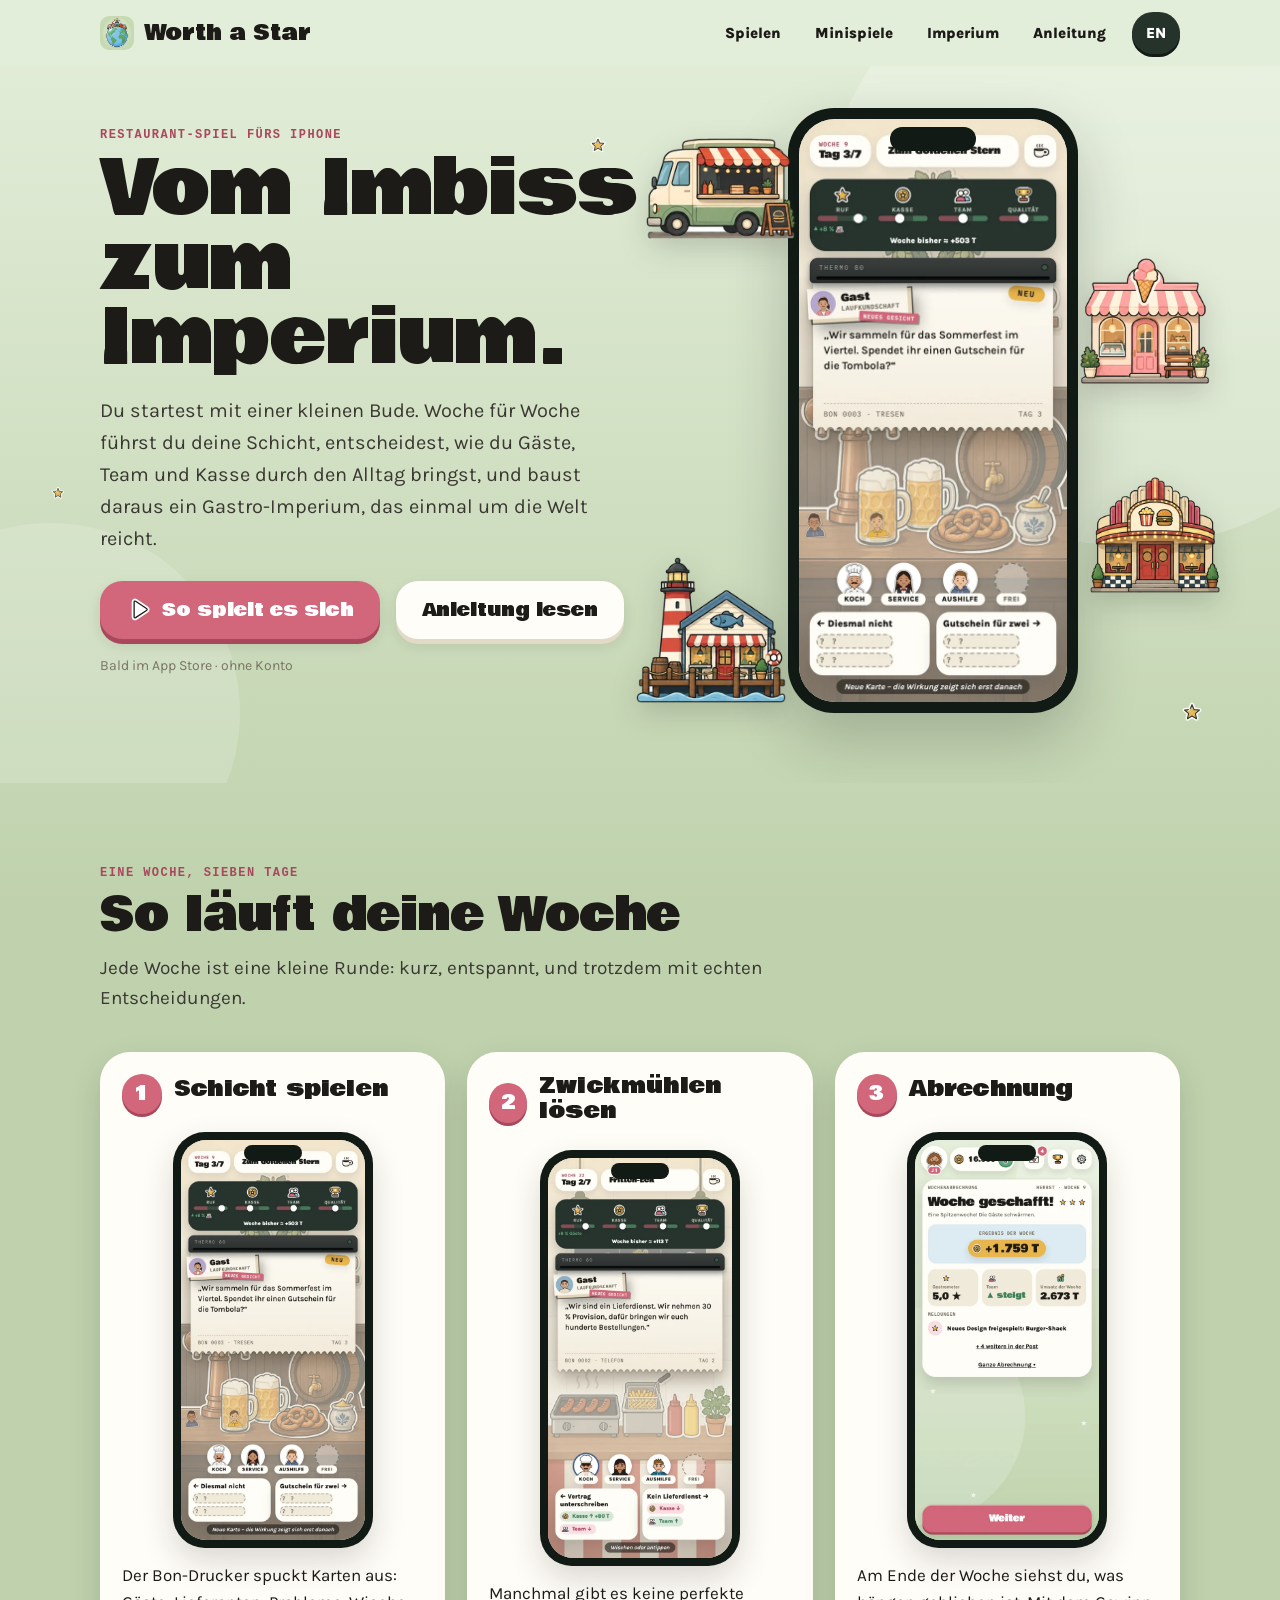
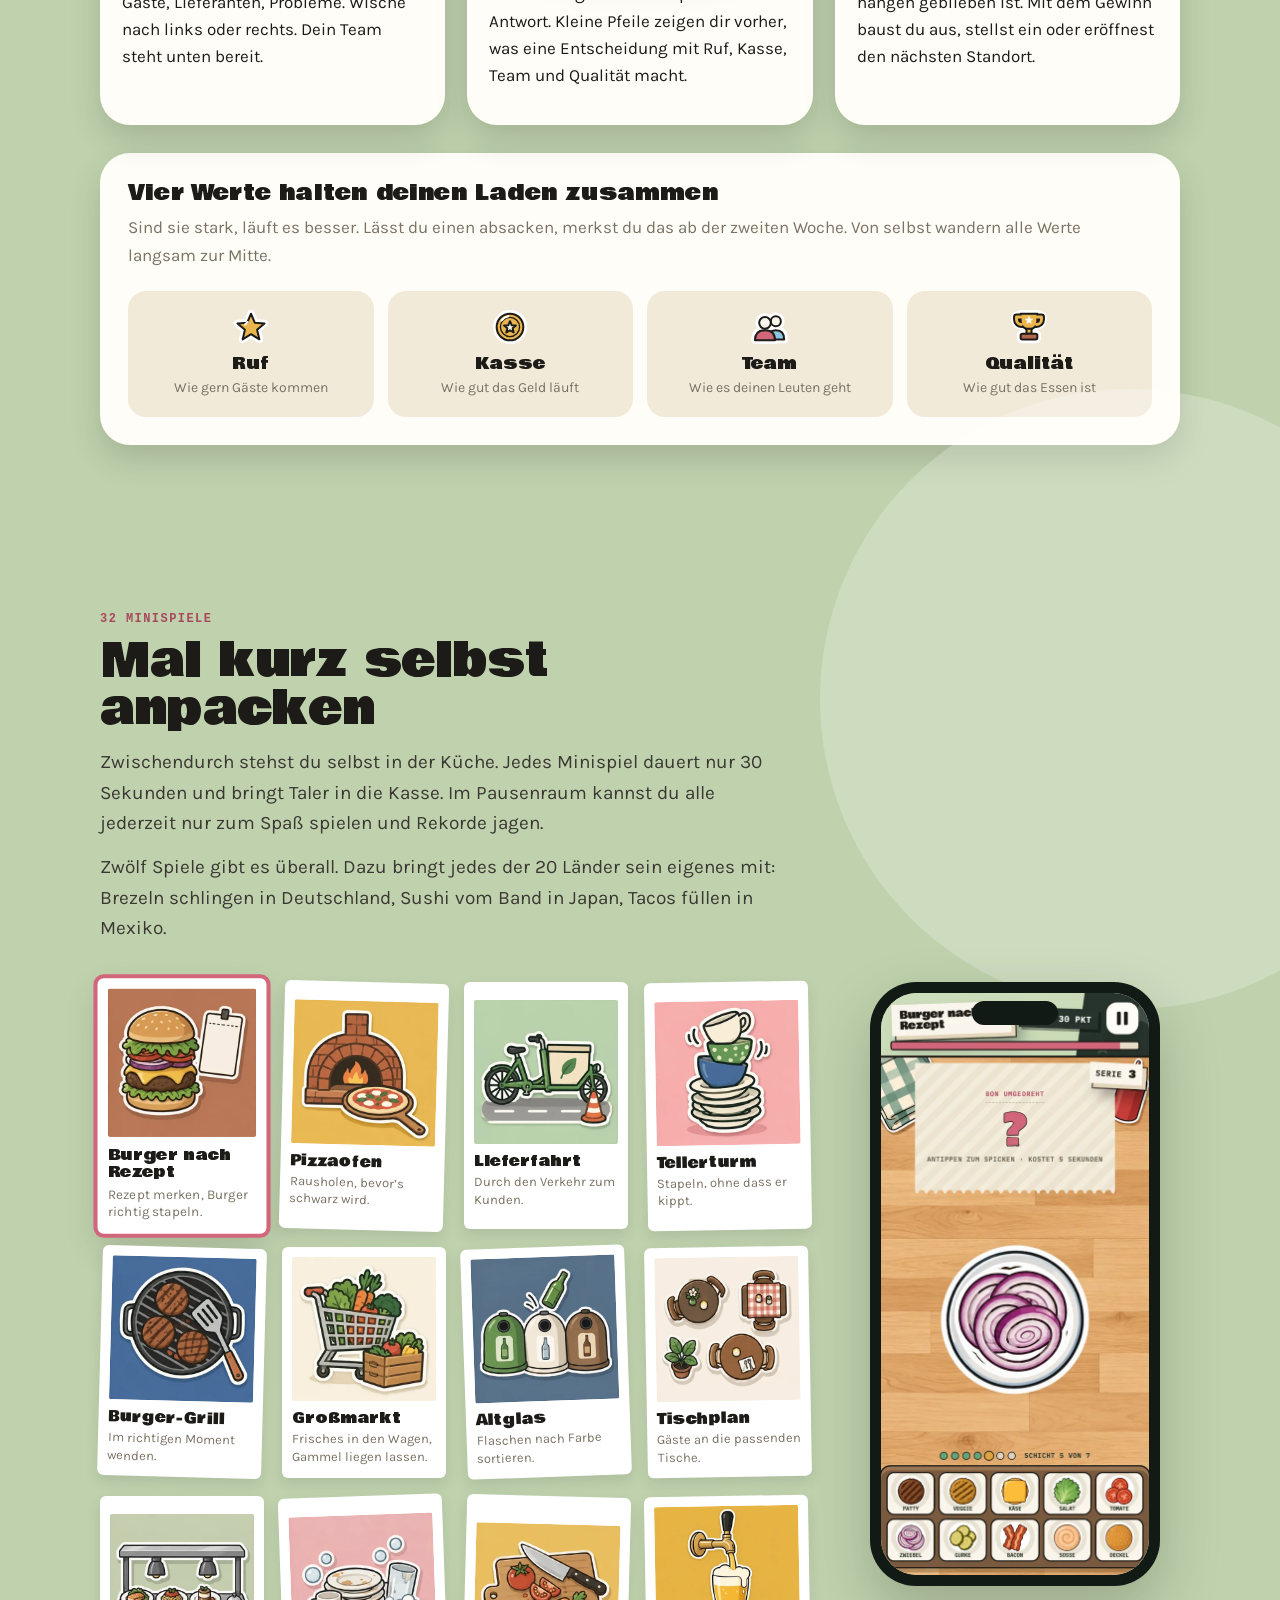
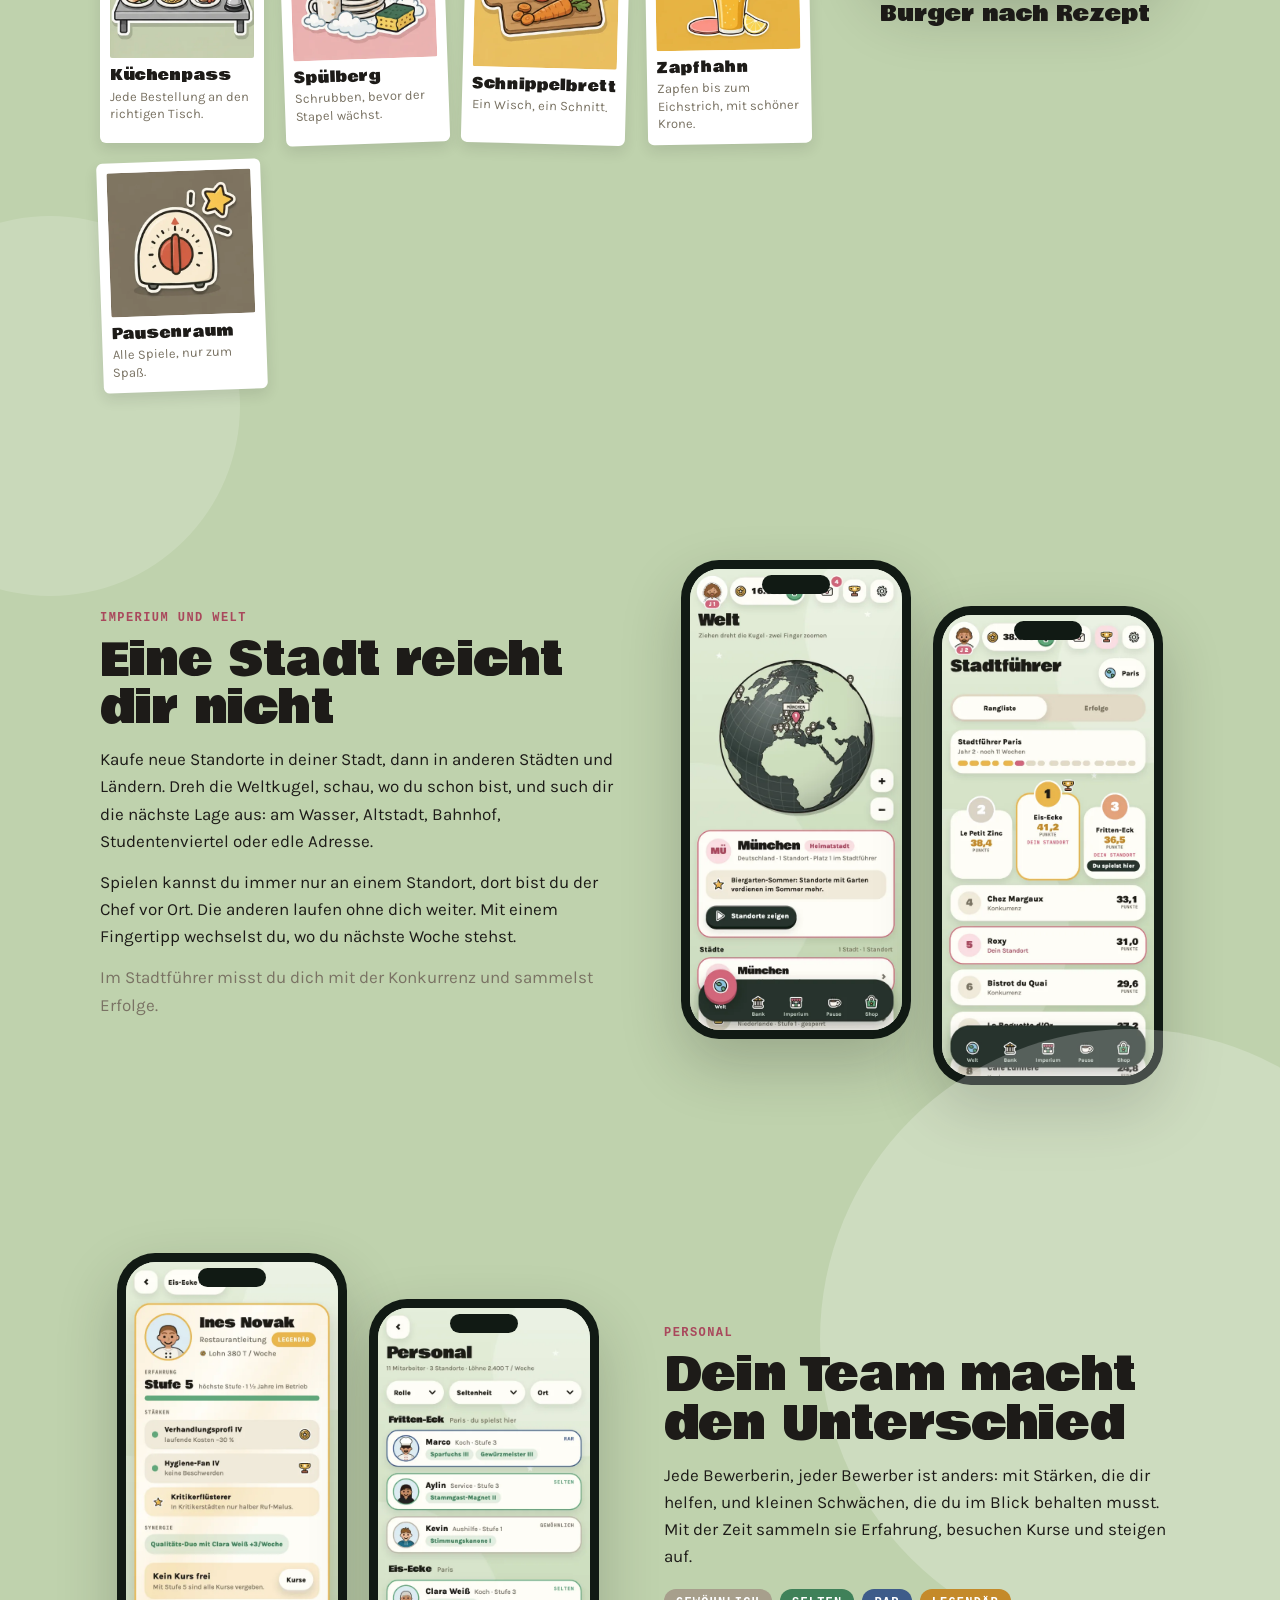
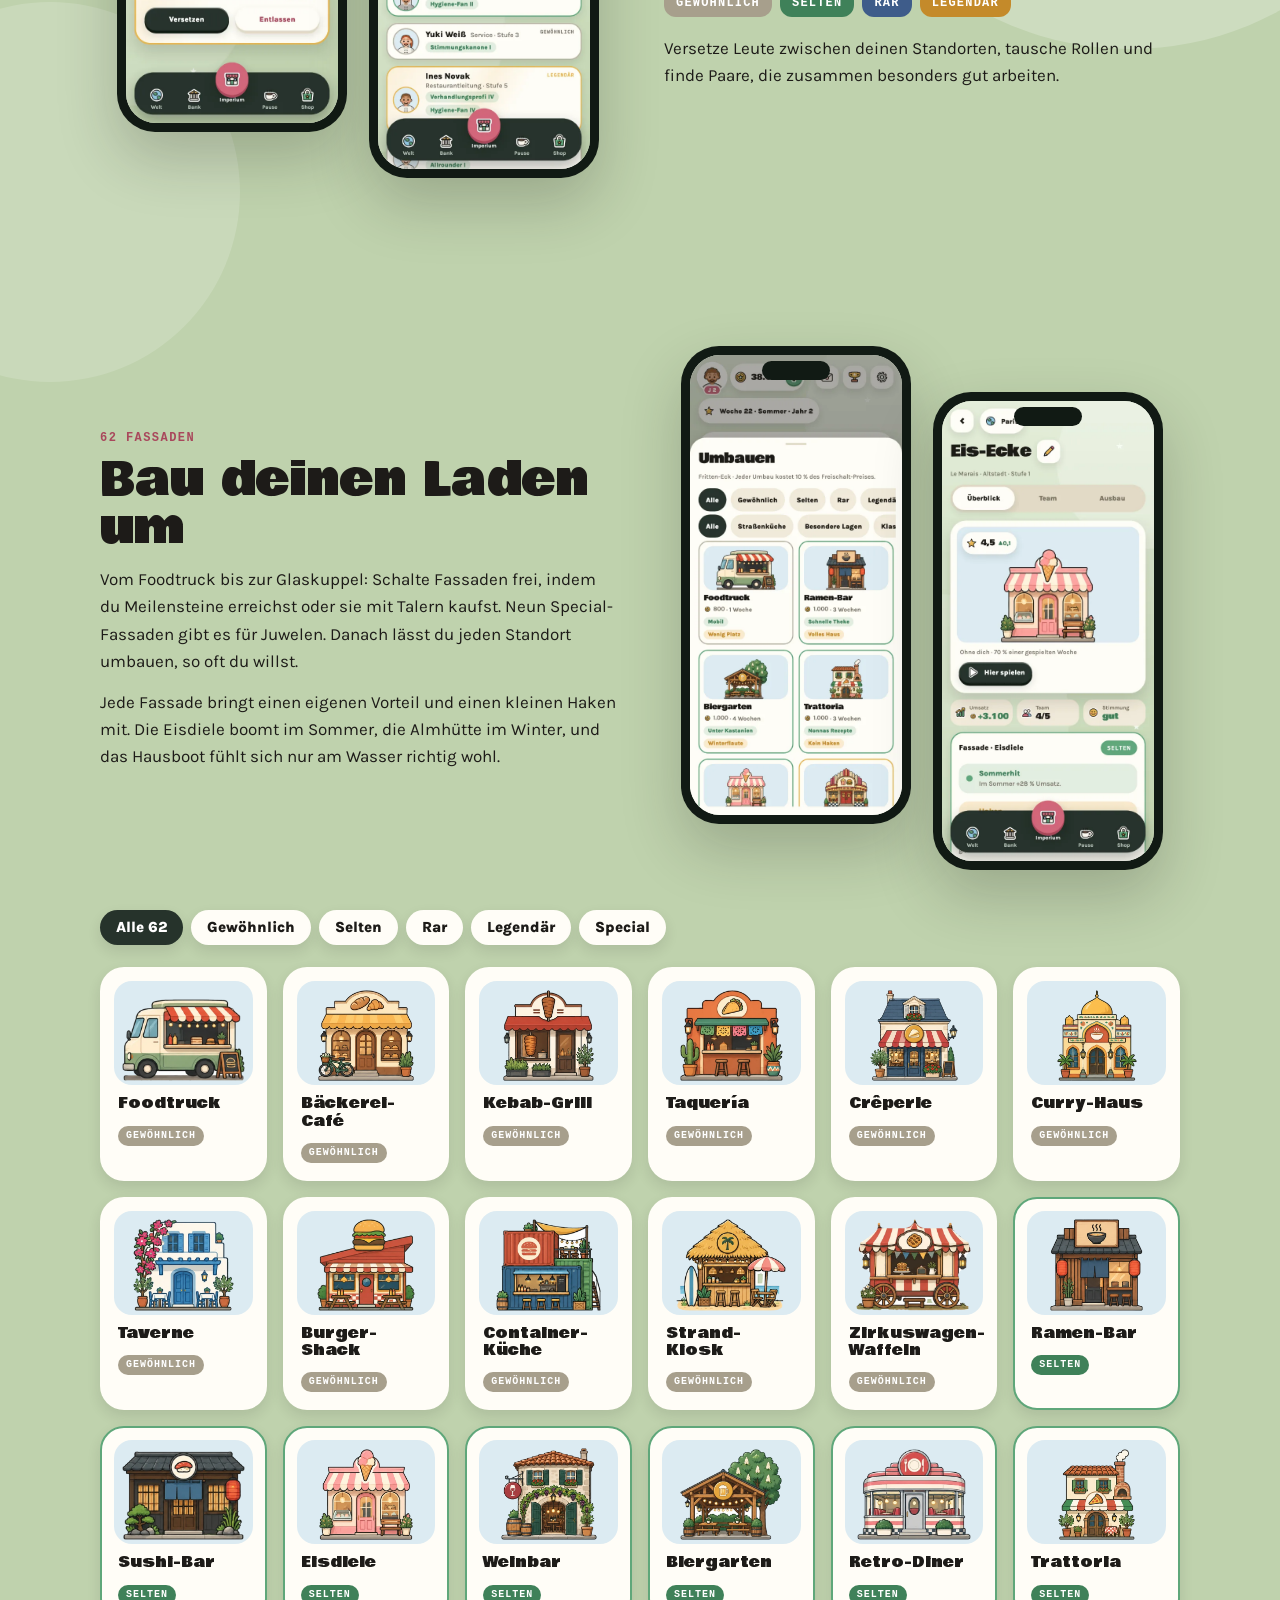
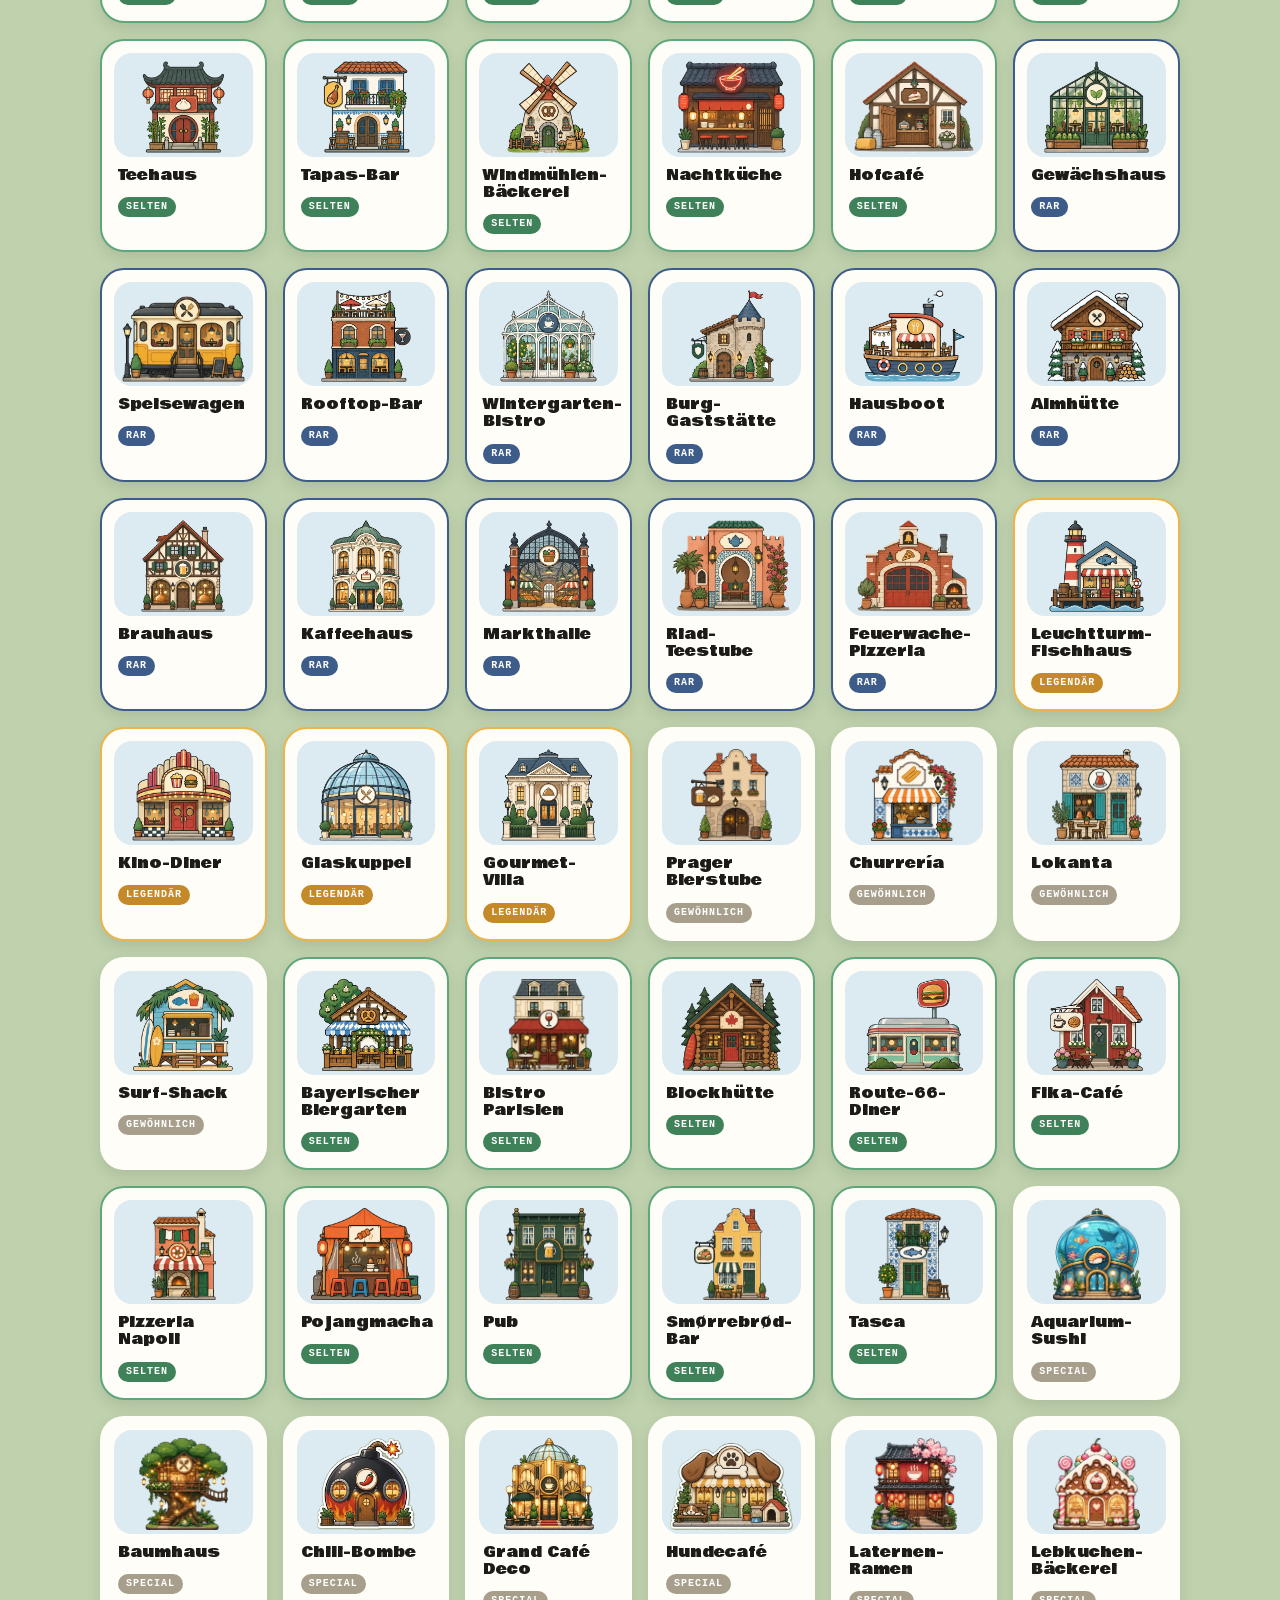
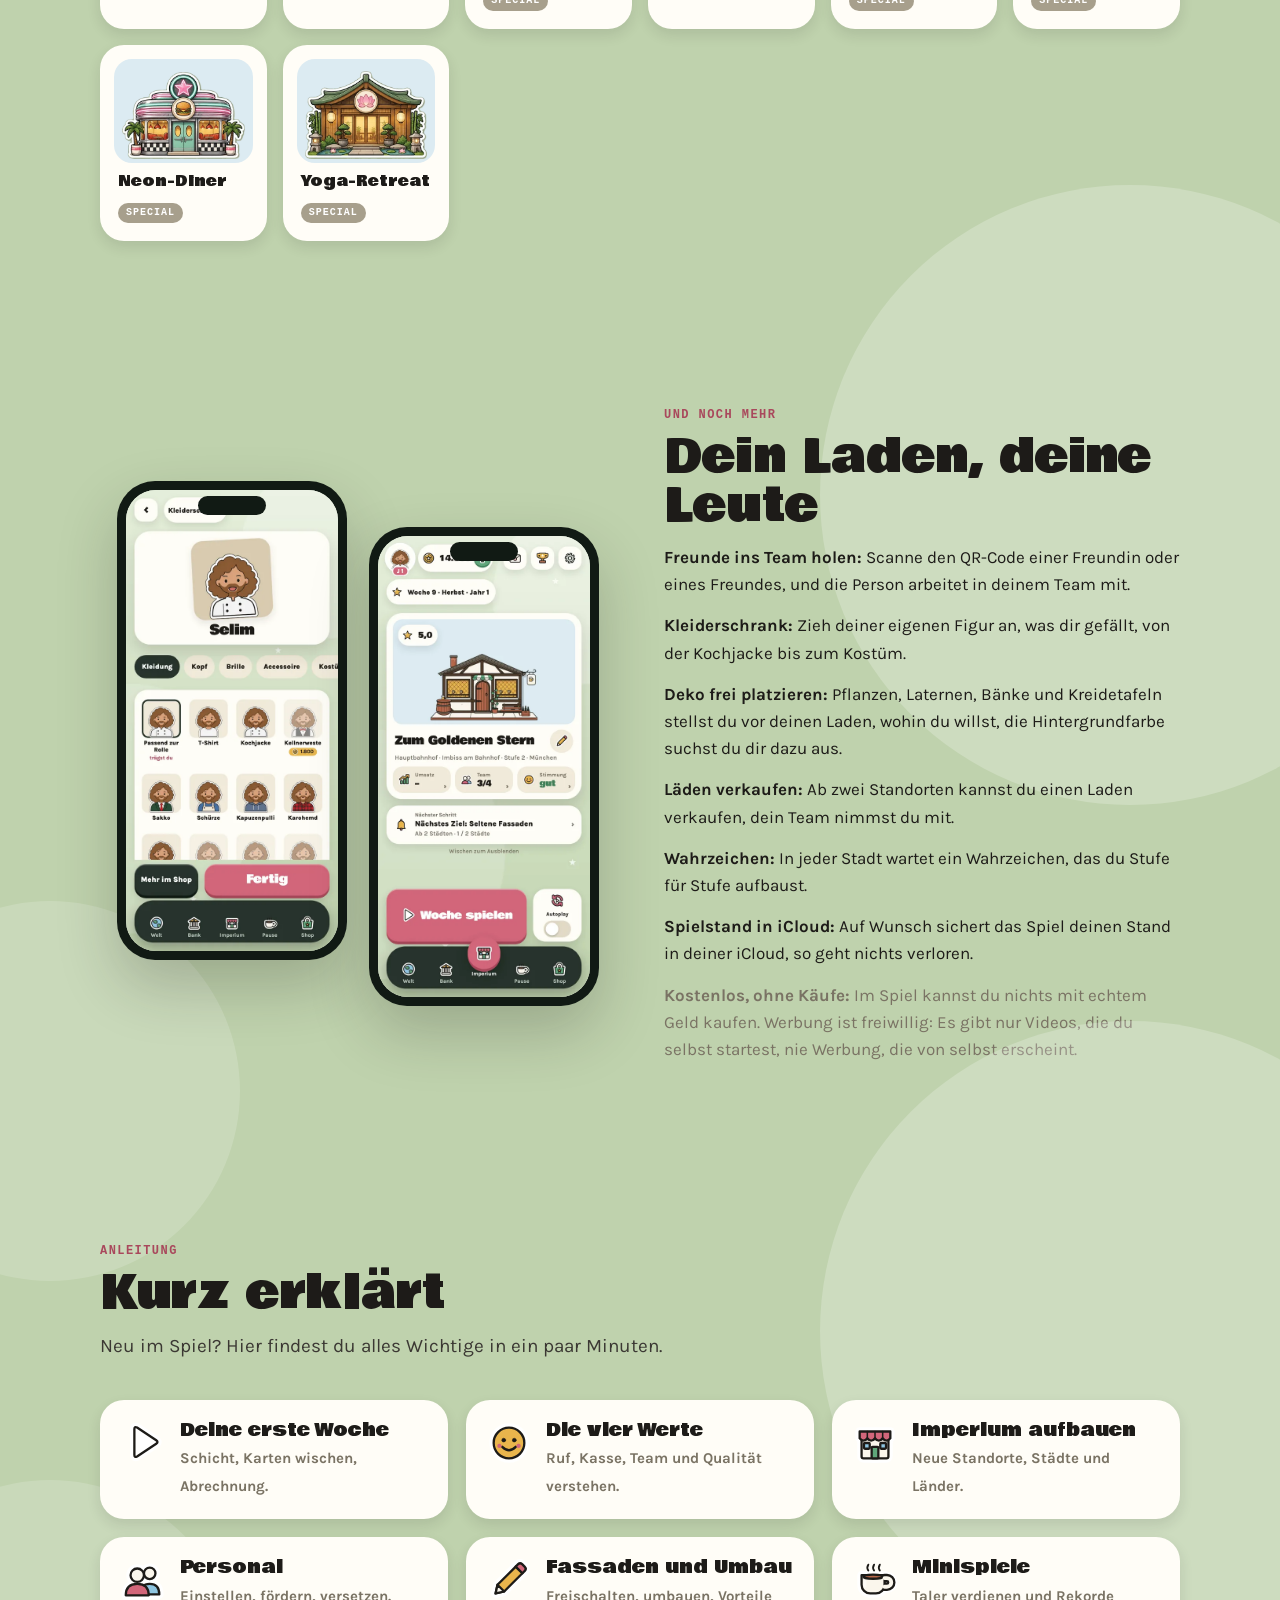
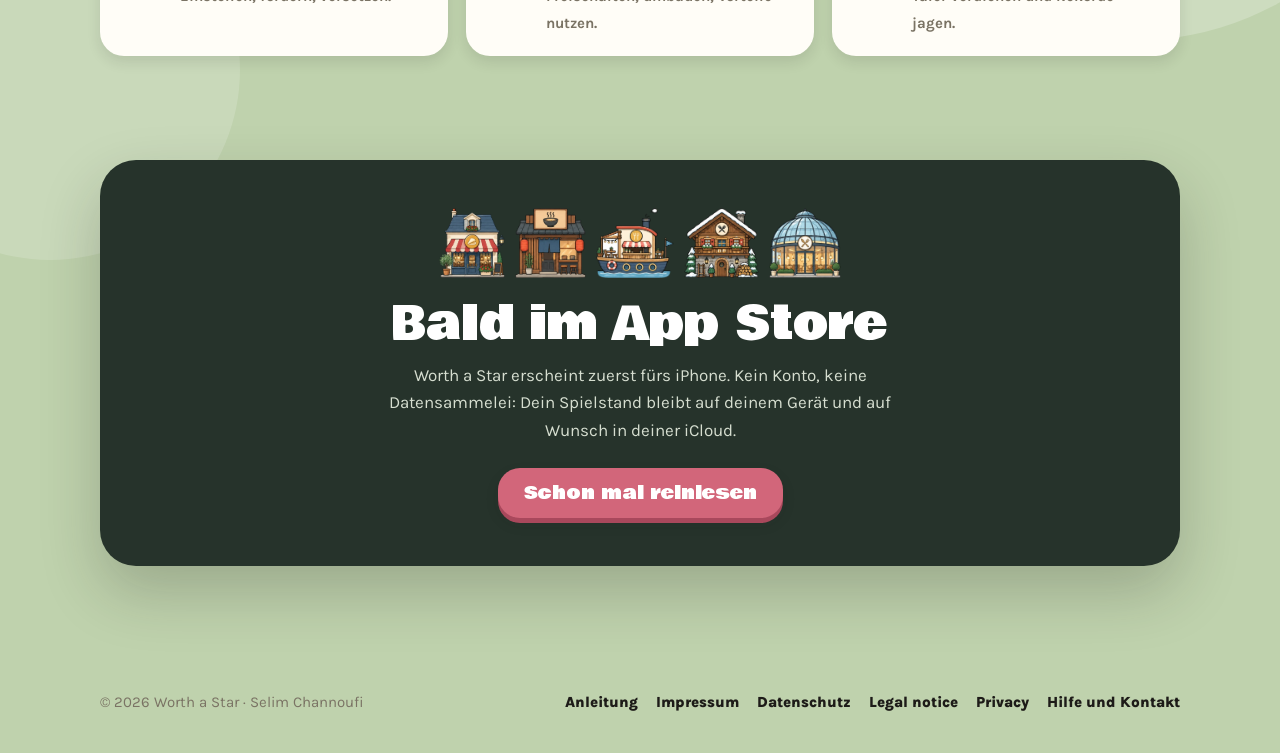
<file: index.html>
<!doctype html>
<html lang="de">
<head>
<meta charset="utf-8">
<meta name="viewport" content="width=device-width, initial-scale=1">
<title>Worth a Star · Vom Imbiss zum Imperium</title>
<meta name="description" content="Worth a Star ist ein gemütliches Restaurant-Spiel fürs iPhone: Führe deine Schichten, triff Entscheidungen, spiele Minispiele und baue dein Gastro-Imperium von der Imbissbude bis um die ganze Welt.">
<meta property="og:title" content="Worth a Star · Vom Imbiss zum Imperium">
<meta property="og:description" content="Gemütliches Restaurant-Spiel fürs iPhone: Schichten, Minispiele, Personal, Fassaden und ein Imperium um die ganze Welt.">
<meta property="og:image" content="img/gebaeude/laden-cafe.webp">
<meta name="theme-color" content="#E4EEDA">
<link rel="icon" href="img/logo/favicon-32.png" sizes="32x32" type="image/png">
<link rel="icon" href="img/logo/favicon-64.png" sizes="64x64" type="image/png">
<link rel="apple-touch-icon" href="img/logo/apple-touch-icon.png">
<link rel="stylesheet" href="style.css?v=2">
</head>
<body>

<header class="kopf">
  <div class="wrap">
    <a class="marke" href="#top"><img src="img/logo/app-icon-128.png" alt="">Worth a Star</a>
    <nav class="nav" aria-label="Hauptnavigation">
      <a class="mehr" href="#woche">Spielen</a>
      <a class="mehr" href="#minispiele">Minispiele</a>
      <a class="mehr" href="#imperium">Imperium</a>
      <a href="anleitung.html">Anleitung</a>
      <a class="sprache" href="index-en.html" lang="en" hreflang="en">EN</a>
    </nav>
  </div>
</header>

<main id="top">

<!-- HERO -->
<section class="hero deko">
  <img class="stern" src="img/symbole/stern.svg" alt="" style="top:70px;left:46%">
  <img class="stern" src="img/symbole/stern.svg" alt="" style="top:420px;left:4%;width:14px">
  <img class="stern" src="img/symbole/stern.svg" alt="" style="bottom:60px;right:6%;width:22px">
  <div class="wrap">
    <div>
      <span class="etikett">Restaurant-Spiel fürs iPhone</span>
      <h1>Vom Imbiss zum Imperium.</h1>
      <p class="unter">Du startest mit einer kleinen Bude. Woche für Woche führst du deine Schicht, entscheidest, wie du Gäste, Team und Kasse durch den Alltag bringst, und baust daraus ein Gastro-Imperium, das einmal um die Welt reicht.</p>
      <div class="aktionen">
        <a class="knopf" href="#woche"><img src="img/symbole/weiter.svg" alt="">So spielt es sich</a>
        <a class="knopf hell" href="anleitung.html">Anleitung lesen</a>
      </div>
      <p class="hinweis">Bald im App Store · ohne Konto</p>
    </div>
    <div class="buehne">
      <div class="telefon" id="hero-telefon" aria-label="Bilder aus dem Spiel">
        <div class="bild">
          <img src="img/screens/home.webp?v=3" alt="Hauptbildschirm mit Café und Standorten">
          <img class="weg" src="img/screens/schicht.webp?v=3" alt="Eine Schicht mit Bon-Drucker und Team" loading="lazy">
          <img class="weg" src="img/screens/welt.webp?v=3" alt="Die Weltkugel mit deinen Städten" loading="lazy">
          <img class="weg" src="img/screens/pizzaofen.webp?v=3" alt="Minispiel Pizzaofen" loading="lazy">
          <img class="weg" src="img/screens/standort.webp?v=3" alt="Ein Standort mit Eisdielen-Fassade" loading="lazy">
        </div>
      </div>
      <img class="schwebe a" src="img/fassaden/foodtruck.webp" alt="">
      <img class="schwebe b" src="img/fassaden/eisdiele.webp" alt="">
      <img class="schwebe c" src="img/fassaden/leuchtturm-fischhaus.webp" alt="">
      <img class="schwebe d" src="img/fassaden/kino-diner.webp" alt="">
    </div>
  </div>
</section>

<!-- WOCHE -->
<section id="woche">
  <div class="wrap">
    <div class="kopfzeile">
      <span class="etikett">Eine Woche, sieben Tage</span>
      <h2>So läuft deine Woche</h2>
      <p>Jede Woche ist eine kleine Runde: kurz, entspannt, und trotzdem mit echten Entscheidungen.</p>
    </div>
    <div class="schritte">
      <div class="schritt">
        <div class="nr"><h3>Schicht spielen</h3></div>
        <div class="telefon mini"><div class="bild"><img src="img/screens/schicht.webp?v=3" alt="Schicht mit Karte vom Bon-Drucker" loading="lazy"></div></div>
        <p>Der Bon-Drucker spuckt Karten aus: Gäste, Lieferanten, Probleme. Wische nach links oder rechts. Dein Team steht unten bereit.</p>
      </div>
      <div class="schritt">
        <div class="nr"><h3>Zwickmühlen lösen</h3></div>
        <div class="telefon mini"><div class="bild"><img src="img/screens/zwickmuehle.webp?v=3" alt="Zwickmühle mit zwei Antworten" loading="lazy"></div></div>
        <p>Manchmal gibt es keine perfekte Antwort. Kleine Pfeile zeigen dir vorher, was eine Entscheidung mit Ruf, Kasse, Team und Qualität macht.</p>
      </div>
      <div class="schritt">
        <div class="nr"><h3>Abrechnung</h3></div>
        <div class="telefon mini"><div class="bild"><img src="img/screens/abrechnung.webp?v=3" alt="Abrechnung am Ende der Woche" loading="lazy"></div></div>
        <p>Am Ende der Woche siehst du, was hängen geblieben ist. Mit dem Gewinn baust du aus, stellst ein oder eröffnest den nächsten Standort.</p>
      </div>
    </div>

    <div class="karte" style="margin-top:28px">
      <h3>Vier Werte halten deinen Laden zusammen</h3>
      <p class="leise" style="margin:0">Sind sie stark, läuft es besser. Lässt du einen absacken, merkst du das ab der zweiten Woche. Von selbst wandern alle Werte langsam zur Mitte.</p>
      <div class="werte">
        <div class="wert"><img src="img/symbole/stern.svg" alt=""><b>Ruf</b><span>Wie gern Gäste kommen</span></div>
        <div class="wert"><img src="img/symbole/taler.svg" alt=""><b>Kasse</b><span>Wie gut das Geld läuft</span></div>
        <div class="wert"><img src="img/symbole/team.svg" alt=""><b>Team</b><span>Wie es deinen Leuten geht</span></div>
        <div class="wert"><img src="img/symbole/pokal.svg" alt=""><b>Qualität</b><span>Wie gut das Essen ist</span></div>
      </div>
    </div>
  </div>
</section>

<!-- MINISPIELE -->
<section id="minispiele" class="deko">
  <div class="wrap">
    <div class="kopfzeile">
      <span class="etikett">32 Minispiele</span>
      <h2>Mal kurz selbst anpacken</h2>
      <p>Zwischendurch stehst du selbst in der Küche. Jedes Minispiel dauert nur 30 Sekunden und bringt Taler in die Kasse. Im Pausenraum kannst du alle jederzeit nur zum Spaß spielen und Rekorde jagen.</p>
      <p>Zwölf Spiele gibt es überall. Dazu bringt jedes der 20 Länder sein eigenes mit: Brezeln schlingen in Deutschland, Sushi vom Band in Japan, Tacos füllen in Mexiko.</p>
    </div>
    <div class="minis">
      <div class="polaroids" id="polaroids">
        <button class="polaroid" data-k="burger" aria-pressed="true"><img src="img/polaroids/burger.webp" alt="" loading="lazy"><b>Burger nach Rezept</b><span>Rezept merken, Burger richtig stapeln.</span></button>
        <button class="polaroid" data-k="pizzaofen"><img src="img/polaroids/pizzaofen.webp" alt="" loading="lazy"><b>Pizzaofen</b><span>Rausholen, bevor’s schwarz wird.</span></button>
        <button class="polaroid" data-k="liefer"><img src="img/polaroids/liefer.webp" alt="" loading="lazy"><b>Lieferfahrt</b><span>Durch den Verkehr zum Kunden.</span></button>
        <button class="polaroid" data-k="tellerturm"><img src="img/polaroids/tellerturm.webp" alt="" loading="lazy"><b>Tellerturm</b><span>Stapeln, ohne dass er kippt.</span></button>
        <button class="polaroid" data-k="grill"><img src="img/polaroids/grill.webp" alt="" loading="lazy"><b>Burger-Grill</b><span>Im richtigen Moment wenden.</span></button>
        <button class="polaroid" data-k="grossmarkt"><img src="img/polaroids/grossmarkt.webp" alt="" loading="lazy"><b>Großmarkt</b><span>Frisches in den Wagen, Gammel liegen lassen.</span></button>
        <button class="polaroid" data-k="altglas"><img src="img/polaroids/altglas.webp" alt="" loading="lazy"><b>Altglas</b><span>Flaschen nach Farbe sortieren.</span></button>
        <button class="polaroid" data-k="tischplan"><img src="img/polaroids/tischplan.webp" alt="" loading="lazy"><b>Tischplan</b><span>Gäste an die passenden Tische.</span></button>
        <button class="polaroid" data-k="pass"><img src="img/polaroids/pass.webp" alt="" loading="lazy"><b>Küchenpass</b><span>Jede Bestellung an den richtigen Tisch.</span></button>
        <button class="polaroid" data-k="spuelberg"><img src="img/polaroids/spuelberg.webp" alt="" loading="lazy"><b>Spülberg</b><span>Schrubben, bevor der Stapel wächst.</span></button>
        <button class="polaroid" data-k="schnippel"><img src="img/polaroids/schnippel.webp" alt="" loading="lazy"><b>Schnippelbrett</b><span>Ein Wisch, ein Schnitt.</span></button>
        <button class="polaroid" data-k="zapfhahn"><img src="img/polaroids/zapfhahn.webp" alt="" loading="lazy"><b>Zapfhahn</b><span>Zapfen bis zum Eichstrich, mit schöner Krone.</span></button>
        <button class="polaroid" data-k="pausenraum"><img src="img/polaroids/bonus.webp" alt="" loading="lazy"><b>Pausenraum</b><span>Alle Spiele, nur zum Spaß.</span></button>
      </div>
      <div class="vorschau" aria-live="polite">
        <div class="telefon"><div class="bild"><img id="mini-bild" src="img/screens/burger.webp?v=3" alt="Minispiel Burger nach Rezept"></div></div>
        <div class="titel" id="mini-titel">Burger nach Rezept</div>
      </div>
    </div>
  </div>
</section>

<!-- IMPERIUM -->
<section id="imperium">
  <div class="wrap zwei">
    <div>
      <span class="etikett">Imperium und Welt</span>
      <h2>Eine Stadt reicht dir nicht</h2>
      <p>Kaufe neue Standorte in deiner Stadt, dann in anderen Städten und Ländern. Dreh die Weltkugel, schau, wo du schon bist, und such dir die nächste Lage aus: am Wasser, Altstadt, Bahnhof, Studentenviertel oder edle Adresse.</p>
      <p>Spielen kannst du immer nur an einem Standort, dort bist du der Chef vor Ort. Die anderen laufen ohne dich weiter. Mit einem Fingertipp wechselst du, wo du nächste Woche stehst.</p>
      <p class="leise">Im Stadtführer misst du dich mit der Konkurrenz und sammelst Erfolge.</p>
    </div>
    <div class="telefone">
      <div class="telefon klein"><div class="bild"><img src="img/screens/welt.webp?v=3" alt="Weltkugel mit Städten" loading="lazy"></div></div>
      <div class="telefon klein"><div class="bild"><img src="img/screens/stadtfuehrer.webp?v=3" alt="Stadtführer mit Rangliste" loading="lazy"></div></div>
    </div>
  </div>
</section>

<!-- PERSONAL -->
<section id="personal" class="deko">
  <div class="wrap zwei umgekehrt">
    <div>
      <span class="etikett">Personal</span>
      <h2>Dein Team macht den Unterschied</h2>
      <p>Jede Bewerberin, jeder Bewerber ist anders: mit Stärken, die dir helfen, und kleinen Schwächen, die du im Blick behalten musst. Mit der Zeit sammeln sie Erfahrung, besuchen Kurse und steigen auf.</p>
      <div class="chips">
        <span class="chip" style="background:#A79F8C">Gewöhnlich</span>
        <span class="chip" style="background:var(--gruen-kante)">Selten</span>
        <span class="chip" style="background:var(--blau)">Rar</span>
        <span class="chip" style="background:var(--senf-kante)">Legendär</span>
      </div>
      <p>Versetze Leute zwischen deinen Standorten, tausche Rollen und finde Paare, die zusammen besonders gut arbeiten.</p>
    </div>
    <div class="telefone">
      <div class="telefon klein"><div class="bild"><img src="img/screens/mitarbeiter.webp?v=3" alt="Mitarbeiter-Karte einer legendären Restaurantleiterin" loading="lazy"></div></div>
      <div class="telefon klein"><div class="bild"><img src="img/screens/personal.webp?v=3" alt="Personal mit Filtern" loading="lazy"></div></div>
    </div>
  </div>
</section>

<!-- FASSADEN -->
<section id="fassaden">
  <div class="wrap">
    <div class="zwei" style="margin-bottom:40px">
      <div>
        <span class="etikett">62 Fassaden</span>
        <h2>Bau deinen Laden um</h2>
        <p>Vom Foodtruck bis zur Glaskuppel: Schalte Fassaden frei, indem du Meilensteine erreichst oder sie mit Talern kaufst. Neun Special-Fassaden gibt es für Juwelen. Danach lässt du jeden Standort umbauen, so oft du willst.</p>
        <p>Jede Fassade bringt einen eigenen Vorteil und einen kleinen Haken mit. Die Eisdiele boomt im Sommer, die Almhütte im Winter, und das Hausboot fühlt sich nur am Wasser richtig wohl.</p>
      </div>
      <div class="telefone">
        <div class="telefon klein"><div class="bild"><img src="img/screens/umbau.webp?v=3" alt="Umbau-Blatt mit Fassaden" loading="lazy"></div></div>
        <div class="telefon klein"><div class="bild"><img src="img/screens/standort.webp?v=3" alt="Standort mit Eisdielen-Fassade" loading="lazy"></div></div>
      </div>
    </div>

    <div class="filter" role="group" aria-label="Nach Seltenheit filtern">
      <button data-f="alle" aria-pressed="true">Alle 62</button>
      <button data-f="gewoehnlich" aria-pressed="false">Gewöhnlich</button>
      <button data-f="selten" aria-pressed="false">Selten</button>
      <button data-f="rar" aria-pressed="false">Rar</button>
      <button data-f="legendaer" aria-pressed="false">Legendär</button>
      <button data-f="special" aria-pressed="false">Special</button>
    </div>
    <div class="fassaden" id="fassaden-liste"></div>
  </div>
</section>

<!-- MEHR (WEB-2) -->
<section id="mehr" class="deko">
  <div class="wrap zwei umgekehrt">
    <div>
      <span class="etikett">Und noch mehr</span>
      <h2>Dein Laden, deine Leute</h2>
      <p><b>Freunde ins Team holen:</b> Scanne den QR-Code einer Freundin oder eines Freundes, und die Person arbeitet in deinem Team mit.</p>
      <p><b>Kleiderschrank:</b> Zieh deiner eigenen Figur an, was dir gefällt, von der Kochjacke bis zum Kostüm.</p>
      <p><b>Deko frei platzieren:</b> Pflanzen, Laternen, Bänke und Kreidetafeln stellst du vor deinen Laden, wohin du willst, die Hintergrundfarbe suchst du dir dazu aus.</p>
      <p><b>Läden verkaufen:</b> Ab zwei Standorten kannst du einen Laden verkaufen, dein Team nimmst du mit.</p>
      <p><b>Wahrzeichen:</b> In jeder Stadt wartet ein Wahrzeichen, das du Stufe für Stufe aufbaust.</p>
      <p><b>Spielstand in iCloud:</b> Auf Wunsch sichert das Spiel deinen Stand in deiner iCloud, so geht nichts verloren.</p>
      <p class="leise"><b>Kostenlos, ohne Käufe:</b> Im Spiel kannst du nichts mit echtem Geld kaufen. Werbung ist freiwillig: Es gibt nur Videos, die du selbst startest, nie Werbung, die von selbst erscheint.</p>
    </div>
    <div class="telefone">
      <div class="telefon klein"><div class="bild"><img src="img/screens/kleiderschrank.webp" alt="Kleiderschrank mit der eigenen Figur" loading="lazy"></div></div>
      <div class="telefon klein"><div class="bild"><img src="img/screens/home.webp?v=3" alt="Hauptbildschirm mit dem eigenen Laden" loading="lazy"></div></div>
    </div>
  </div>
</section>

<!-- ANLEITUNGEN -->
<section id="tipps" class="deko">
  <div class="wrap">
    <div class="kopfzeile">
      <span class="etikett">Anleitung</span>
      <h2>Kurz erklärt</h2>
      <p>Neu im Spiel? Hier findest du alles Wichtige in ein paar Minuten.</p>
    </div>
    <div class="anleitungen">
      <a href="anleitung.html#erste-woche"><img src="img/symbole/weiter.svg" alt=""><div><b>Deine erste Woche</b><span>Schicht, Karten wischen, Abrechnung.</span></div></a>
      <a href="anleitung.html#werte"><img src="img/symbole/stimmung.svg" alt=""><div><b>Die vier Werte</b><span>Ruf, Kasse, Team und Qualität verstehen.</span></div></a>
      <a href="anleitung.html#imperium"><img src="img/symbole/imperium.svg" alt=""><div><b>Imperium aufbauen</b><span>Neue Standorte, Städte und Länder.</span></div></a>
      <a href="anleitung.html#personal"><img src="img/symbole/team.svg" alt=""><div><b>Personal</b><span>Einstellen, fördern, versetzen.</span></div></a>
      <a href="anleitung.html#fassaden"><img src="img/symbole/stift.svg" alt=""><div><b>Fassaden und Umbau</b><span>Freischalten, umbauen, Vorteile nutzen.</span></div></a>
      <a href="anleitung.html#minispiele"><img src="img/symbole/pause.svg" alt=""><div><b>Minispiele</b><span>Taler verdienen und Rekorde jagen.</span></div></a>
    </div>
  </div>
</section>

<section style="padding-top:20px">
  <div class="wrap">
    <div class="band">
      <div class="fassreihe">
        <img src="img/fassaden/creperie.webp" alt="" loading="lazy">
        <img src="img/fassaden/ramen-bar.webp" alt="" loading="lazy">
        <img src="img/fassaden/hausboot.webp" alt="" loading="lazy">
        <img src="img/fassaden/almhuette.webp" alt="" loading="lazy">
        <img src="img/fassaden/glaskuppel.webp" alt="" loading="lazy">
      </div>
      <h2>Bald im App Store</h2>
      <p>Worth a Star erscheint zuerst fürs iPhone. Kein Konto, keine Datensammelei: Dein Spielstand bleibt auf deinem Gerät und auf Wunsch in deiner iCloud.</p>
      <a class="knopf" href="anleitung.html">Schon mal reinlesen</a>
    </div>
  </div>
</section>

</main>

<footer class="fuss">
  <div class="wrap">
    <span>© 2026 Worth a Star · Selim Channoufi</span>
    <nav aria-label="Rechtliches">
      <a href="anleitung.html">Anleitung</a>
      <a href="impressum.html">Impressum</a>
      <a href="datenschutz.html">Datenschutz</a>
      <a href="impressum-en.html" lang="en">Legal notice</a>
      <a href="datenschutz-en.html" lang="en">Privacy</a>
      <a href="anleitung.html#hilfe">Hilfe und Kontakt</a>
    </nav>
  </div>
</footer>

<script>
/* Hero: Bilder im Telefon wechseln */
(function(){
  var imgs=[].slice.call(document.querySelectorAll('#hero-telefon img'));
  var reduce=window.matchMedia&&window.matchMedia('(prefers-reduced-motion: reduce)').matches;
  if(reduce||imgs.length<2)return;
  var i=0;
  setInterval(function(){imgs[i].classList.add('weg');i=(i+1)%imgs.length;imgs[i].classList.remove('weg');},3200);
})();

/* Minispiele: Polaroid antippen zeigt das Spiel im Telefon */
(function(){
  var bild=document.getElementById('mini-bild'),titel=document.getElementById('mini-titel');
  var knoepfe=[].slice.call(document.querySelectorAll('#polaroids .polaroid'));
  knoepfe.forEach(function(b){
    b.addEventListener('click',function(){
      knoepfe.forEach(function(x){x.setAttribute('aria-pressed','false')});
      b.setAttribute('aria-pressed','true');
      var name=b.querySelector('b').textContent;
      bild.src='img/screens/'+b.dataset.k+'.webp?v=3';
      bild.alt='Minispiel '+name;
      titel.textContent=name;
      if(window.innerWidth<880)bild.closest('.vorschau').scrollIntoView({behavior:'smooth',block:'center'});
    });
  });
})();

/* Fassaden-Galerie */
(function(){
  var D=[
    ['foodtruck','Foodtruck','gewoehnlich'],['baeckerei-cafe','Bäckerei-Café','gewoehnlich'],['kebab-grill','Kebab-Grill','gewoehnlich'],['taqueria','Taquería','gewoehnlich'],
    ['creperie','Crêperie','gewoehnlich'],['curry-haus','Curry-Haus','gewoehnlich'],['taverne','Taverne','gewoehnlich'],['burger-shack','Burger-Shack','gewoehnlich'],
    ['container-kueche','Container-Küche','gewoehnlich'],['strand-kiosk','Strand-Kiosk','gewoehnlich'],['zirkuswagen','Zirkuswagen-Waffeln','gewoehnlich'],
    ['ramen-bar','Ramen-Bar','selten'],['sushi-bar','Sushi-Bar','selten'],['eisdiele','Eisdiele','selten'],['weinbar','Weinbar','selten'],['biergarten','Biergarten','selten'],
    ['retro-diner','Retro-Diner','selten'],['trattoria','Trattoria','selten'],['teehaus','Teehaus','selten'],['tapas-bar','Tapas-Bar','selten'],
    ['windmuehlen-baeckerei','Windmühlen-Bäckerei','selten'],['nachtkueche','Nachtküche','selten'],['hofcafe','Hofcafé','selten'],
    ['gewaechshaus','Gewächshaus','rar'],['speisewagen','Speisewagen','rar'],['rooftop-bar','Rooftop-Bar','rar'],['wintergarten-bistro','Wintergarten-Bistro','rar'],
    ['burg-gaststaette','Burg-Gaststätte','rar'],['hausboot','Hausboot','rar'],['almhuette','Almhütte','rar'],
    ['brauhaus','Brauhaus','rar'],['kaffeehaus','Kaffeehaus','rar'],['markthalle','Markthalle','rar'],
    ['riad-teestube','Riad-Teestube','rar'],['feuerwache-pizzeria','Feuerwache-Pizzeria','rar'],
    ['leuchtturm-fischhaus','Leuchtturm-Fischhaus','legendaer'],['kino-diner','Kino-Diner','legendaer'],['glaskuppel','Glaskuppel','legendaer'],['gourmet-villa','Gourmet-Villa','legendaer'],
    ['bierstube-prag','Prager Bierstube','gewoehnlich'],['churreria','Churrería','gewoehnlich'],['lokanta','Lokanta','gewoehnlich'],['surf-shack','Surf-Shack','gewoehnlich'],['biergarten-bayern','Bayerischer Biergarten','selten'],['bistro-parisien','Bistro Parisien','selten'],['blockhuette','Blockhütte','selten'],['diner-route66','Route-66-Diner','selten'],['fika-cafe','Fika-Café','selten'],['pizzeria-napoli','Pizzeria Napoli','selten'],['pojangmacha','Pojangmacha','selten'],['pub','Pub','selten'],['smorrebrod-bar','Smørrebrød-Bar','selten'],['tasca','Tasca','selten'],['aquarium-sushi','Aquarium-Sushi','special'],['baumhaus','Baumhaus','special'],['chili-bombe','Chili-Bombe','special'],['grand-cafe-deco','Grand Café Deco','special'],['hundecafe','Hundecafé','special'],['laternen-ramen','Laternen-Ramen','special'],['lebkuchen-baeckerei','Lebkuchen-Bäckerei','special'],['neon-diner','Neon-Diner','special'],['yoga-retreat','Yoga-Retreat','special']
  ];
  var N={gewoehnlich:'Gewöhnlich',selten:'Selten',rar:'Rar',legendaer:'Legendär',special:'Special'};
  var liste=document.getElementById('fassaden-liste');
  liste.innerHTML=D.map(function(d){
    return '<div class="fassade" data-s="'+d[2]+'"><div class="bildflaeche"><img src="img/fassaden/'+d[0]+'.webp" alt="Fassade '+d[1]+'" loading="lazy"></div><b>'+d[1]+'</b><span class="selt">'+N[d[2]]+'</span></div>';
  }).join('');
  var fb=[].slice.call(document.querySelectorAll('.filter button'));
  fb.forEach(function(b){
    b.addEventListener('click',function(){
      fb.forEach(function(x){x.setAttribute('aria-pressed','false')});
      b.setAttribute('aria-pressed','true');
      [].forEach.call(liste.children,function(c){c.hidden=!(b.dataset.f==='alle'||c.dataset.s===b.dataset.f)});
    });
  });
})();
</script>
</body>
</html>
</file>
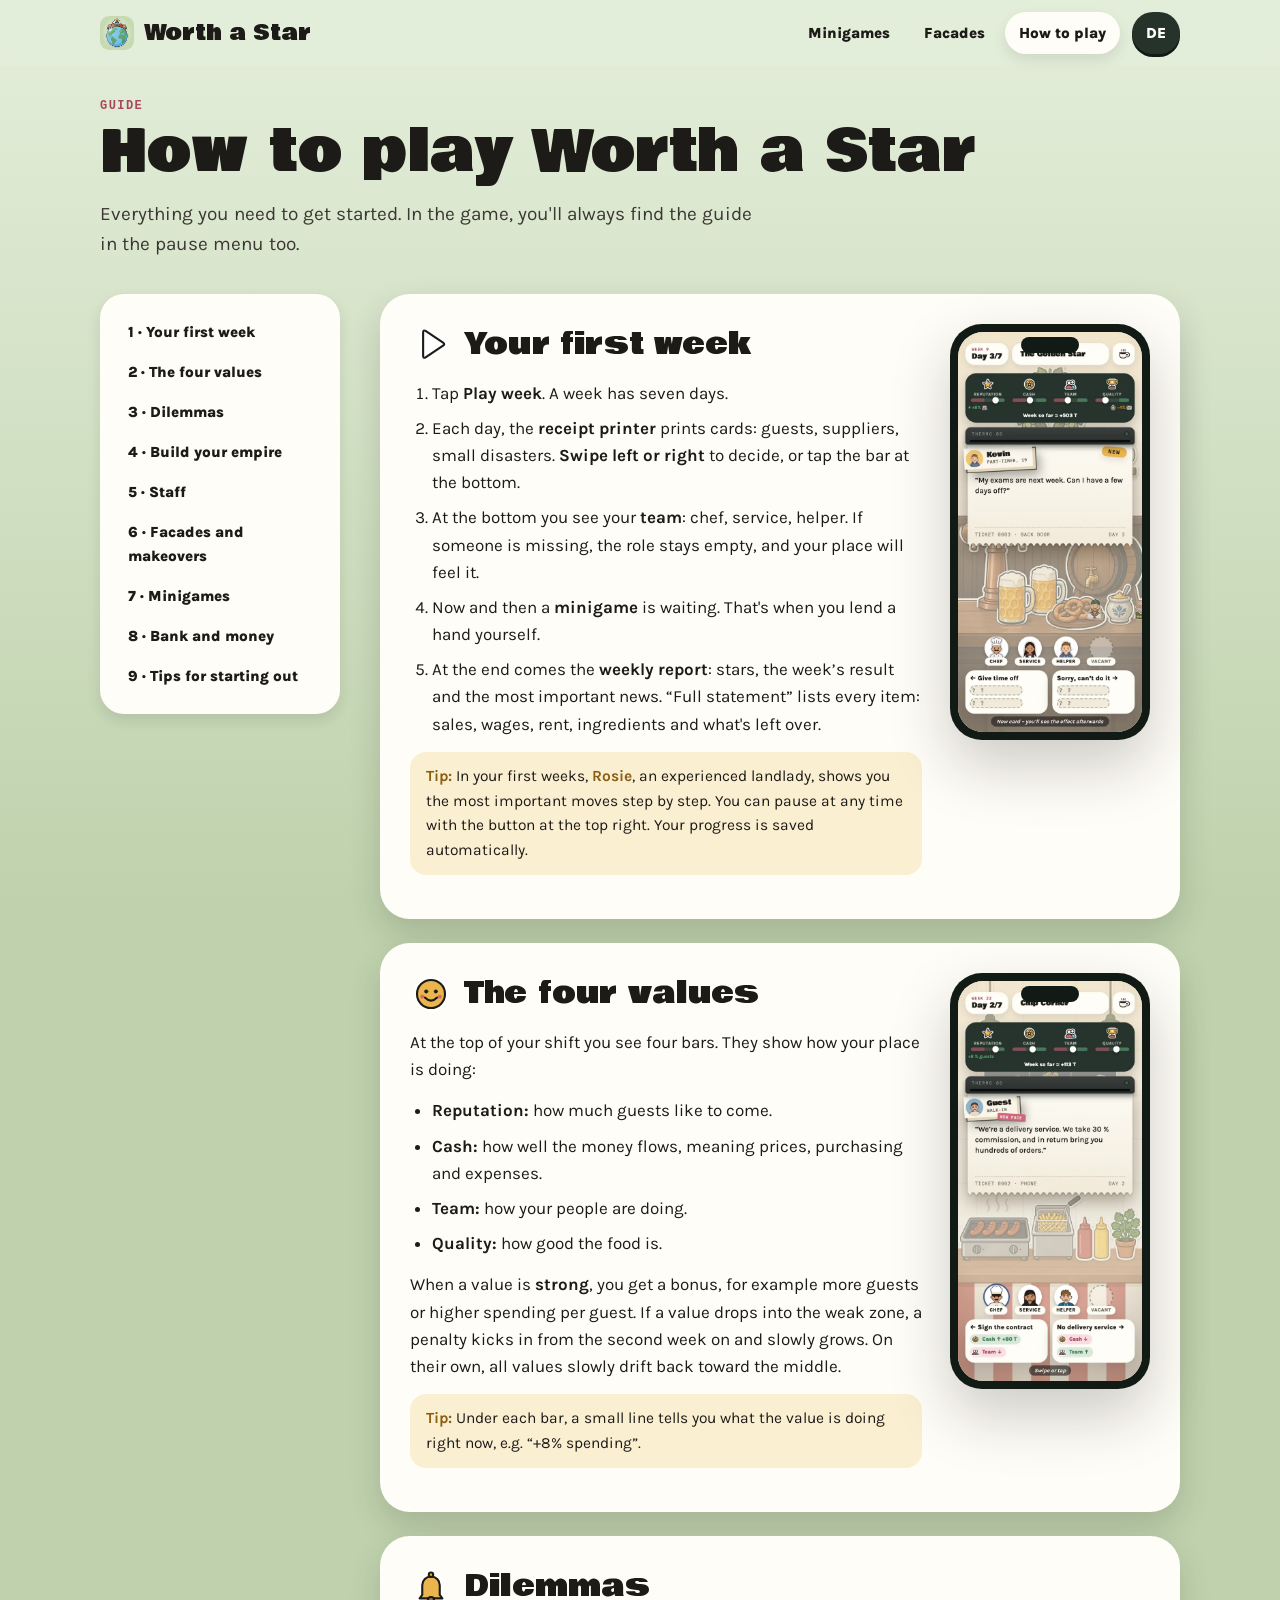
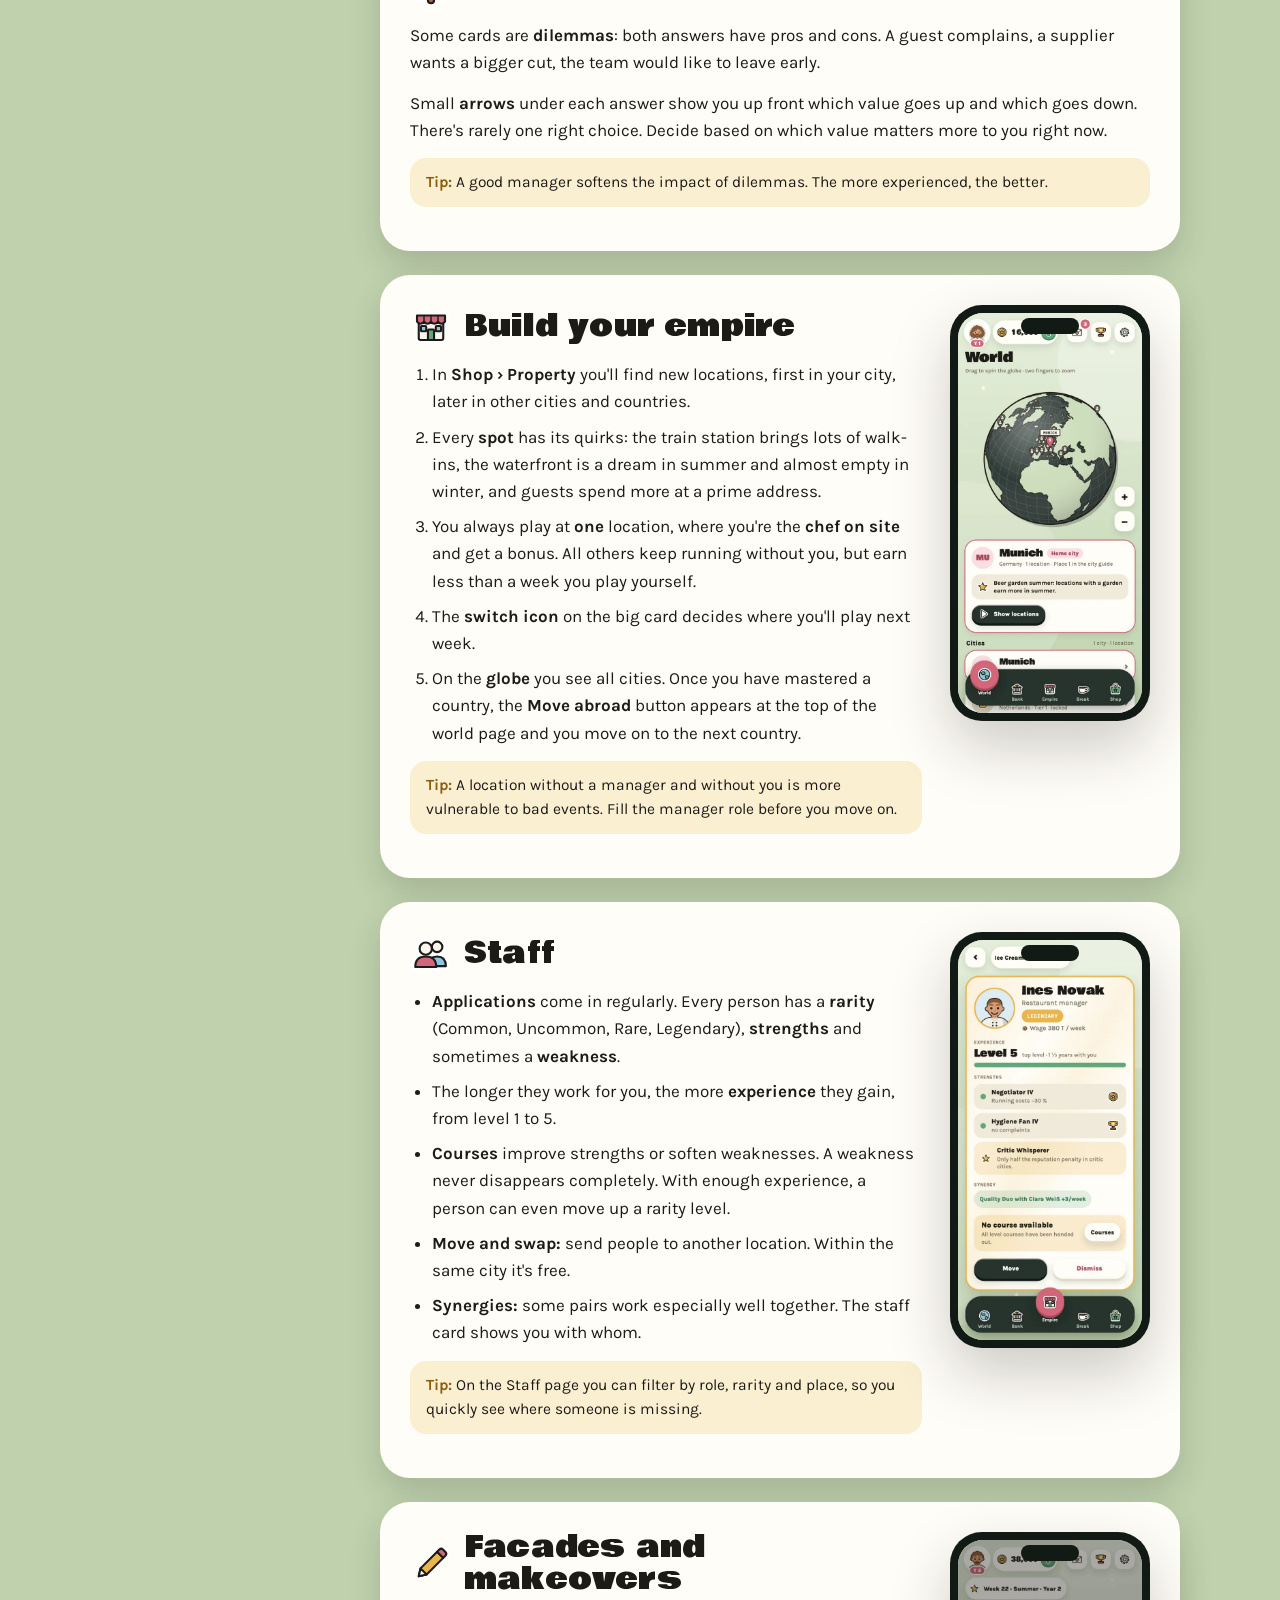
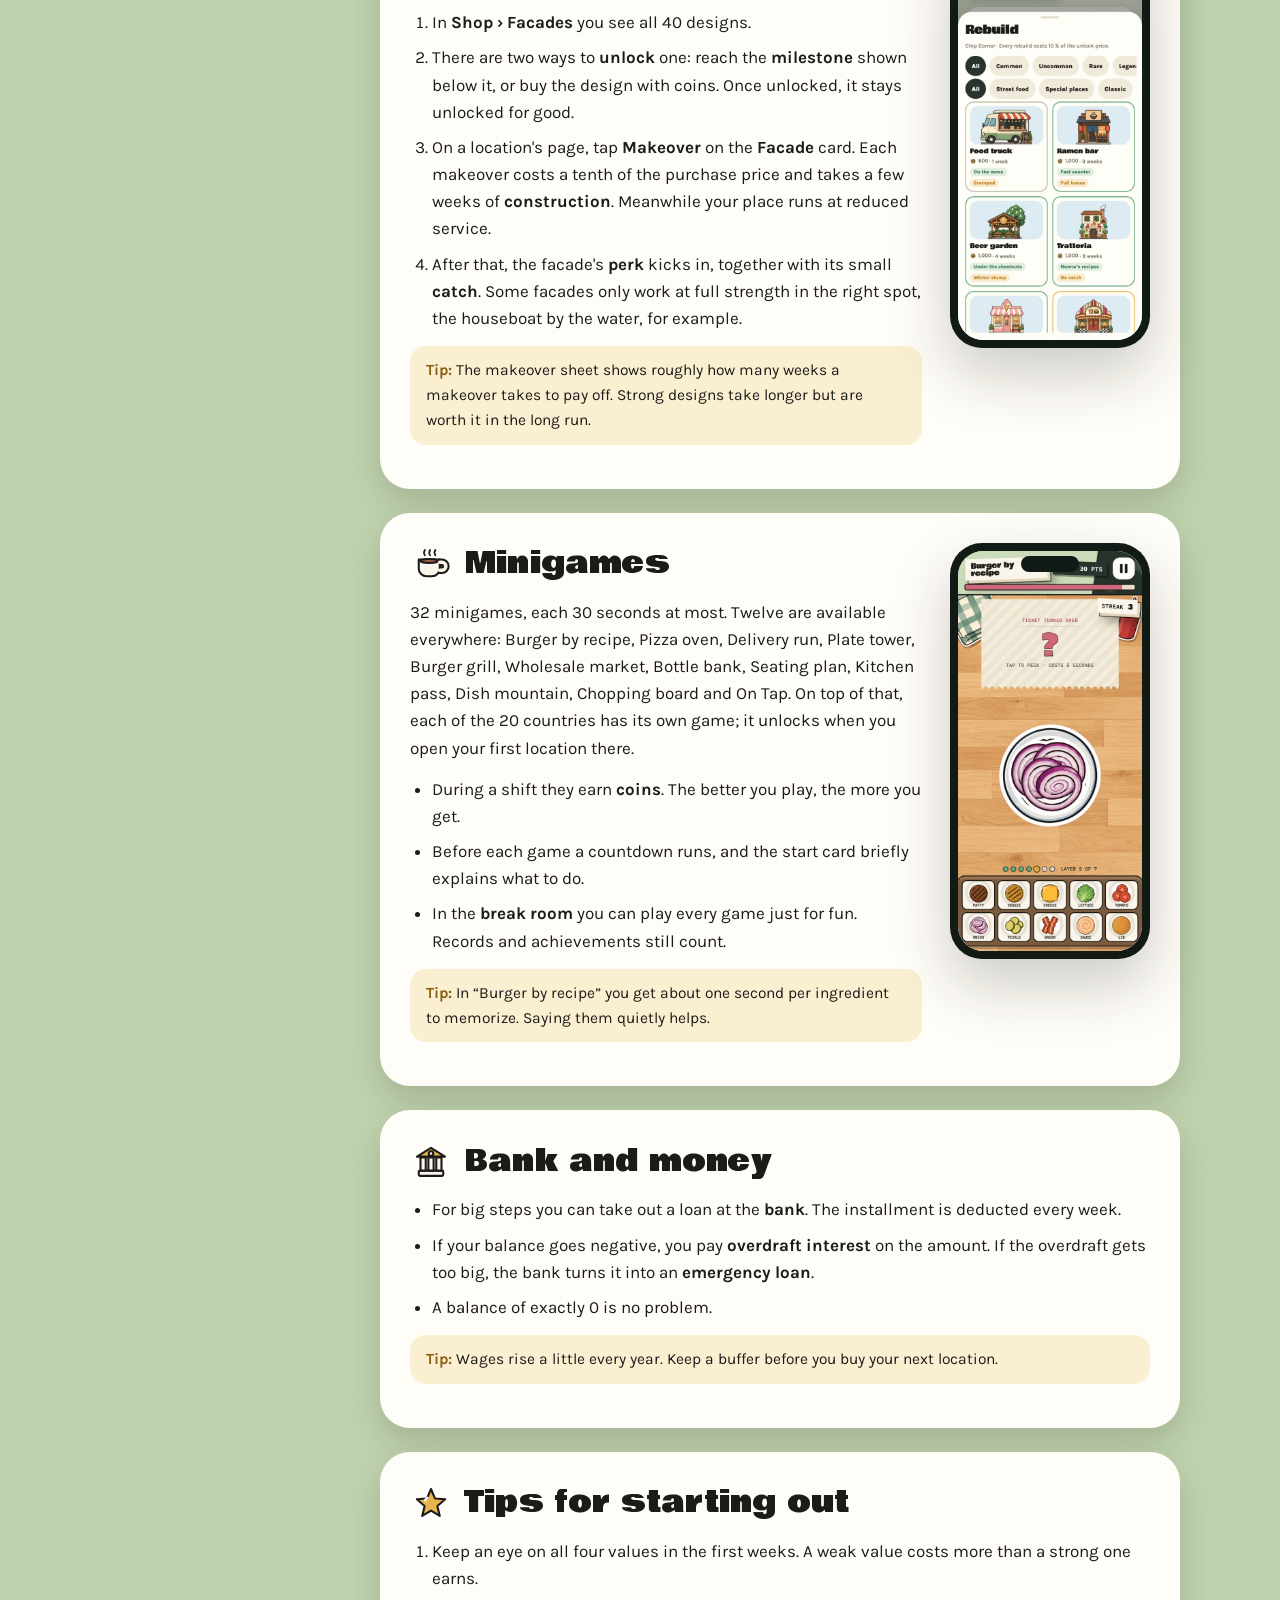
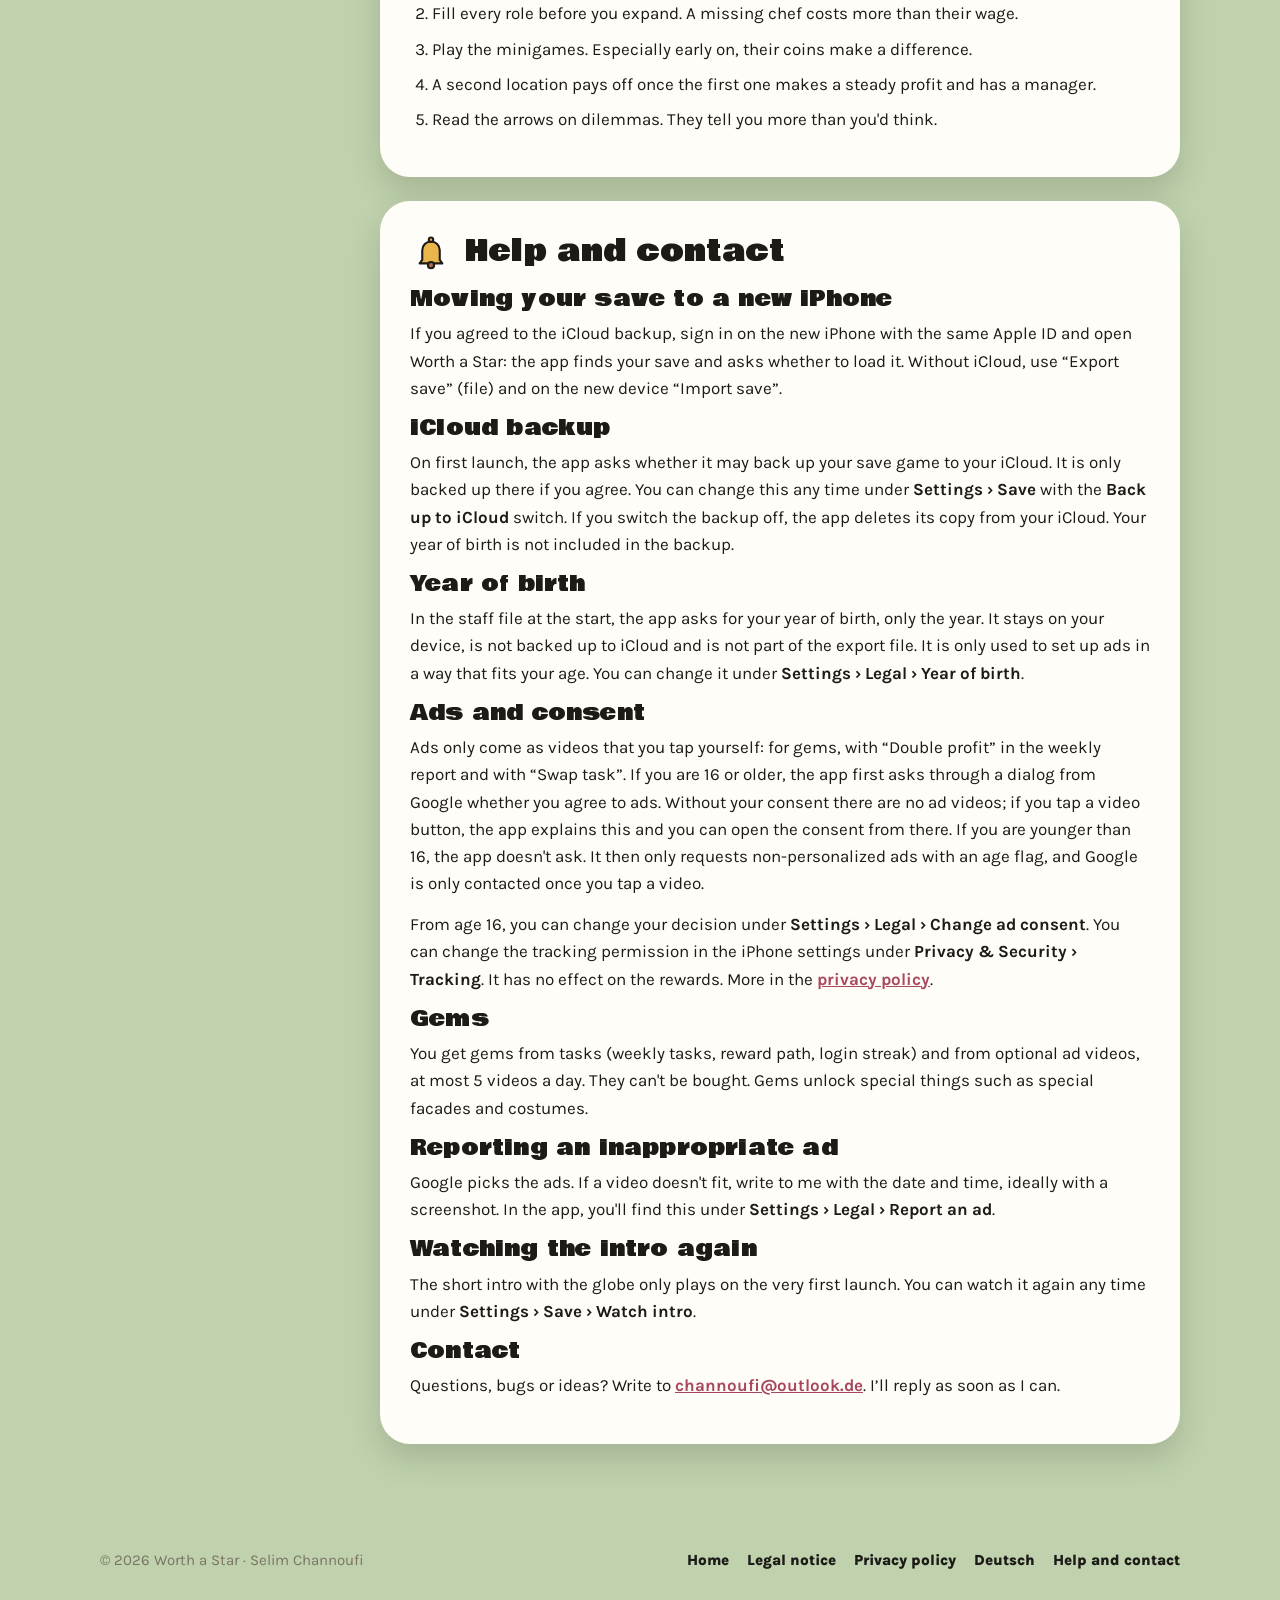
<file: anleitung-en.html>
<!doctype html>
<html lang="en">
<head>
<meta charset="utf-8">
<meta name="viewport" content="width=device-width, initial-scale=1">
<title>How to play · Worth a Star</title>
<meta name="description" content="How to play Worth a Star: your first week, the four values, dilemmas, empire, staff, facades, minigames and the bank.">
<meta name="theme-color" content="#E4EEDA">
<link rel="icon" href="img/logo/favicon-32.png" sizes="32x32" type="image/png">
<link rel="icon" href="img/logo/favicon-64.png" sizes="64x64" type="image/png">
<link rel="apple-touch-icon" href="img/logo/apple-touch-icon.png">
<link rel="stylesheet" href="style.css?v=2">
</head>
<body>
<header class="kopf">
  <div class="wrap">
    <a class="marke" href="index-en.html"><img src="img/logo/app-icon-128.png" alt="">Worth a Star</a>
    <nav class="nav" aria-label="Main navigation">
      <a class="mehr" href="index-en.html#minispiele">Minigames</a>
      <a class="mehr" href="index-en.html#fassaden">Facades</a>
      <a class="aktiv" href="anleitung-en.html">How to play</a>
      <a class="sprache" href="anleitung.html" lang="de" hreflang="de">DE</a>
    </nav>
  </div>
</header>

<main class="wrap" style="padding-top:34px;padding-bottom:40px">
  <span class="etikett">Guide</span>
  <h1 style="font-size:clamp(36px,6vw,58px)">How to play Worth a Star</h1>
  <p style="font-size:19px;max-width:660px;color:#3b3833;margin-bottom:34px">Everything you need to get started. In the game, you'll always find the guide in the pause menu too.</p>

  <div class="inhalt">
    <nav class="toc" aria-label="Contents">
      <a href="#erste-woche">1 · Your first week</a>
      <a href="#werte">2 · The four values</a>
      <a href="#zwickmuehlen">3 · Dilemmas</a>
      <a href="#imperium">4 · Build your empire</a>
      <a href="#personal">5 · Staff</a>
      <a href="#fassaden">6 · Facades and makeovers</a>
      <a href="#minispiele">7 · Minigames</a>
      <a href="#bank">8 · Bank and money</a>
      <a href="#tipps">9 · Tips for starting out</a>
    </nav>

    <div>
      <article class="kapitel" id="erste-woche">
        <div>
          <h2><img src="img/symbole/weiter.svg" alt="">Your first week</h2>
          <ol>
            <li>Tap <b>Play week</b>. A week has seven days.</li>
            <li>Each day, the <b>receipt printer</b> prints cards: guests, suppliers, small disasters. <b>Swipe left or right</b> to decide, or tap the bar at the bottom.</li>
            <li>At the bottom you see your <b>team</b>: chef, service, helper. If someone is missing, the role stays empty, and your place will feel it.</li>
            <li>Now and then a <b>minigame</b> is waiting. That's when you lend a hand yourself.</li>
            <li>At the end comes the <b>weekly report</b>: stars, the week’s result and the most important news. “Full statement” lists every item: sales, wages, rent, ingredients and what's left over.</li>
          </ol>
          <p class="tipp"><b>Tip:</b> In your first weeks, <b>Rosie</b>, an experienced landlady, shows you the most important moves step by step. You can pause at any time with the button at the top right. Your progress is saved automatically.</p>
        </div>
        <div class="telefon"><div class="bild"><img src="img/screens/en/schicht.webp?v=3" alt="Shift with receipt printer" loading="lazy"></div></div>
      </article>

      <article class="kapitel" id="werte">
        <div>
          <h2><img src="img/symbole/stimmung.svg" alt="">The four values</h2>
          <p>At the top of your shift you see four bars. They show how your place is doing:</p>
          <ul>
            <li><b>Reputation:</b> how much guests like to come.</li>
            <li><b>Cash:</b> how well the money flows, meaning prices, purchasing and expenses.</li>
            <li><b>Team:</b> how your people are doing.</li>
            <li><b>Quality:</b> how good the food is.</li>
          </ul>
          <p>When a value is <b>strong</b>, you get a bonus, for example more guests or higher spending per guest. If a value drops into the weak zone, a penalty kicks in from the second week on and slowly grows. On their own, all values slowly drift back toward the middle.</p>
          <p class="tipp"><b>Tip:</b> Under each bar, a small line tells you what the value is doing right now, e.g. “+8% spending”.</p>
        </div>
        <div class="telefon"><div class="bild"><img src="img/screens/en/zwickmuehle.webp?v=3" alt="Values board during a shift" loading="lazy"></div></div>
      </article>

      <article class="kapitel ohnebild" id="zwickmuehlen">
        <div>
          <h2><img src="img/symbole/glocke.svg" alt="">Dilemmas</h2>
          <p>Some cards are <b>dilemmas</b>: both answers have pros and cons. A guest complains, a supplier wants a bigger cut, the team would like to leave early.</p>
          <p>Small <b>arrows</b> under each answer show you up front which value goes up and which goes down. There's rarely one right choice. Decide based on which value matters more to you right now.</p>
          <p class="tipp"><b>Tip:</b> A good manager softens the impact of dilemmas. The more experienced, the better.</p>
        </div>
      </article>

      <article class="kapitel" id="imperium">
        <div>
          <h2><img src="img/symbole/imperium.svg" alt="">Build your empire</h2>
          <ol>
            <li>In <b>Shop › Property</b> you'll find new locations, first in your city, later in other cities and countries.</li>
            <li>Every <b>spot</b> has its quirks: the train station brings lots of walk-ins, the waterfront is a dream in summer and almost empty in winter, and guests spend more at a prime address.</li>
            <li>You always play at <b>one</b> location, where you're the <b>chef on site</b> and get a bonus. All others keep running without you, but earn less than a week you play yourself.</li>
            <li>The <b>switch icon</b> on the big card decides where you'll play next week.</li>
            <li>On the <b>globe</b> you see all cities. Once you have mastered a country, the <b>Move abroad</b> button appears at the top of the world page and you move on to the next country.</li>
          </ol>
          <p class="tipp"><b>Tip:</b> A location without a manager and without you is more vulnerable to bad events. Fill the manager role before you move on.</p>
        </div>
        <div class="telefon"><div class="bild"><img src="img/screens/en/welt.webp?v=3" alt="Globe" loading="lazy"></div></div>
      </article>

      <article class="kapitel" id="personal">
        <div>
          <h2><img src="img/symbole/team.svg" alt="">Staff</h2>
          <ul>
            <li><b>Applications</b> come in regularly. Every person has a <b>rarity</b> (Common, Uncommon, Rare, Legendary), <b>strengths</b> and sometimes a <b>weakness</b>.</li>
            <li>The longer they work for you, the more <b>experience</b> they gain, from level 1 to 5.</li>
            <li><b>Courses</b> improve strengths or soften weaknesses. A weakness never disappears completely. With enough experience, a person can even move up a rarity level.</li>
            <li><b>Move and swap:</b> send people to another location. Within the same city it's free.</li>
            <li><b>Synergies:</b> some pairs work especially well together. The staff card shows you with whom.</li>
          </ul>
          <p class="tipp"><b>Tip:</b> On the Staff page you can filter by role, rarity and place, so you quickly see where someone is missing.</p>
        </div>
        <div class="telefon"><div class="bild"><img src="img/screens/en/mitarbeiter.webp?v=3" alt="Staff card" loading="lazy"></div></div>
      </article>

      <article class="kapitel" id="fassaden">
        <div>
          <h2><img src="img/symbole/stift.svg" alt="">Facades and makeovers</h2>
          <ol>
            <li>In <b>Shop › Facades</b> you see all 40 designs.</li>
            <li>There are two ways to <b>unlock</b> one: reach the <b>milestone</b> shown below it, or buy the design with coins. Once unlocked, it stays unlocked for good.</li>
            <li>On a location's page, tap <b>Makeover</b> on the <b>Facade</b> card. Each makeover costs a tenth of the purchase price and takes a few weeks of <b>construction</b>. Meanwhile your place runs at reduced service.</li>
            <li>After that, the facade's <b>perk</b> kicks in, together with its small <b>catch</b>. Some facades only work at full strength in the right spot, the houseboat by the water, for example.</li>
          </ol>
          <p class="tipp"><b>Tip:</b> The makeover sheet shows roughly how many weeks a makeover takes to pay off. Strong designs take longer but are worth it in the long run.</p>
        </div>
        <div class="telefon"><div class="bild"><img src="img/screens/en/umbau.webp?v=3" alt="Makeover sheet" loading="lazy"></div></div>
      </article>

      <article class="kapitel" id="minispiele">
        <div>
          <h2><img src="img/symbole/pause.svg" alt="">Minigames</h2>
          <p>32 minigames, each 30 seconds at most. Twelve are available everywhere: Burger by recipe, Pizza oven, Delivery run, Plate tower, Burger grill, Wholesale market, Bottle bank, Seating plan, Kitchen pass, Dish mountain, Chopping board and On Tap. On top of that, each of the 20 countries has its own game; it unlocks when you open your first location there.</p>
          <ul>
            <li>During a shift they earn <b>coins</b>. The better you play, the more you get.</li>
            <li>Before each game a countdown runs, and the start card briefly explains what to do.</li>
            <li>In the <b>break room</b> you can play every game just for fun. Records and achievements still count.</li>
          </ul>
          <p class="tipp"><b>Tip:</b> In “Burger by recipe” you get about one second per ingredient to memorize. Saying them quietly helps.</p>
        </div>
        <div class="telefon"><div class="bild"><img src="img/screens/en/burger.webp?v=3" alt="Burger by recipe" loading="lazy"></div></div>
      </article>

      <article class="kapitel ohnebild" id="bank">
        <div>
          <h2><img src="img/symbole/bank.svg" alt="">Bank and money</h2>
          <ul>
            <li>For big steps you can take out a loan at the <b>bank</b>. The installment is deducted every week.</li>
            <li>If your balance goes negative, you pay <b>overdraft interest</b> on the amount. If the overdraft gets too big, the bank turns it into an <b>emergency loan</b>.</li>
            <li>A balance of exactly 0 is no problem.</li>
          </ul>
          <p class="tipp"><b>Tip:</b> Wages rise a little every year. Keep a buffer before you buy your next location.</p>
        </div>
      </article>

      <article class="kapitel ohnebild" id="tipps">
        <div>
          <h2><img src="img/symbole/stern.svg" alt="">Tips for starting out</h2>
          <ol>
            <li>Keep an eye on all four values in the first weeks. A weak value costs more than a strong one earns.</li>
            <li>Fill every role before you expand. A missing chef costs more than their wage.</li>
            <li>Play the minigames. Especially early on, their coins make a difference.</li>
            <li>A second location pays off once the first one makes a steady profit and has a manager.</li>
            <li>Read the arrows on dilemmas. They tell you more than you'd think.</li>
          </ol>
        </div>
      </article>

      <article class="kapitel ohnebild" id="hilfe">
        <div>
          <h2><img src="img/symbole/glocke.svg" alt="">Help and contact</h2>
          <h3>Moving your save to a new iPhone</h3>
          <p>If you agreed to the iCloud backup, sign in on the new iPhone with the same Apple ID and open Worth a Star: the app finds your save and asks whether to load it. Without iCloud, use “Export save” (file) and on the new device “Import save”.</p>
          <h3>iCloud backup</h3>
          <p>On first launch, the app asks whether it may back up your save game to your iCloud. It is only backed up there if you agree. You can change this any time under <b>Settings › Save</b> with the <b>Back up to iCloud</b> switch. If you switch the backup off, the app deletes its copy from your iCloud. Your year of birth is not included in the backup.</p>
          <h3>Year of birth</h3>
          <p>In the staff file at the start, the app asks for your year of birth, only the year. It stays on your device, is not backed up to iCloud and is not part of the export file. It is only used to set up ads in a way that fits your age. You can change it under <b>Settings › Legal › Year of birth</b>.</p>
          <h3>Ads and consent</h3>
          <p>Ads only come as videos that you tap yourself: for gems, with “Double profit” in the weekly report and with “Swap task”. If you are 16 or older, the app first asks through a dialog from Google whether you agree to ads. Without your consent there are no ad videos; if you tap a video button, the app explains this and you can open the consent from there. If you are younger than 16, the app doesn't ask. It then only requests non-personalized ads with an age flag, and Google is only contacted once you tap a video.</p>
          <p>From age 16, you can change your decision under <b>Settings › Legal › Change ad consent</b>. You can change the tracking permission in the iPhone settings under <b>Privacy &amp; Security › Tracking</b>. It has no effect on the rewards. More in the <a href="datenschutz-en.html">privacy policy</a>.</p>
          <h3>Gems</h3>
          <p>You get gems from tasks (weekly tasks, reward path, login streak) and from optional ad videos, at most 5 videos a day. They can't be bought. Gems unlock special things such as special facades and costumes.</p>
          <h3>Reporting an inappropriate ad</h3>
          <p>Google picks the ads. If a video doesn't fit, write to me with the date and time, ideally with a screenshot. In the app, you'll find this under <b>Settings › Legal › Report an ad</b>.</p>
          <h3>Watching the intro again</h3>
          <p>The short intro with the globe only plays on the very first launch. You can watch it again any time under <b>Settings › Save › Watch intro</b>.</p>
          <h3>Contact</h3>
          <p>Questions, bugs or ideas? Write to <a href="mailto:channoufi@outlook.de">channoufi@outlook.de</a>. I’ll reply as soon as I can.</p>
        </div>
      </article>
    </div>
  </div>
</main>

<footer class="fuss">
  <div class="wrap">
    <span>© 2026 Worth a Star · Selim Channoufi</span>
    <nav aria-label="Legal">
      <a href="index-en.html">Home</a>
      <a href="impressum-en.html">Legal notice</a>
      <a href="datenschutz-en.html">Privacy policy</a>
      <a href="anleitung.html" lang="de">Deutsch</a>
      <a href="anleitung-en.html#hilfe">Help and contact</a>
    </nav>
  </div>
</footer>
</body>
</html>
</file>
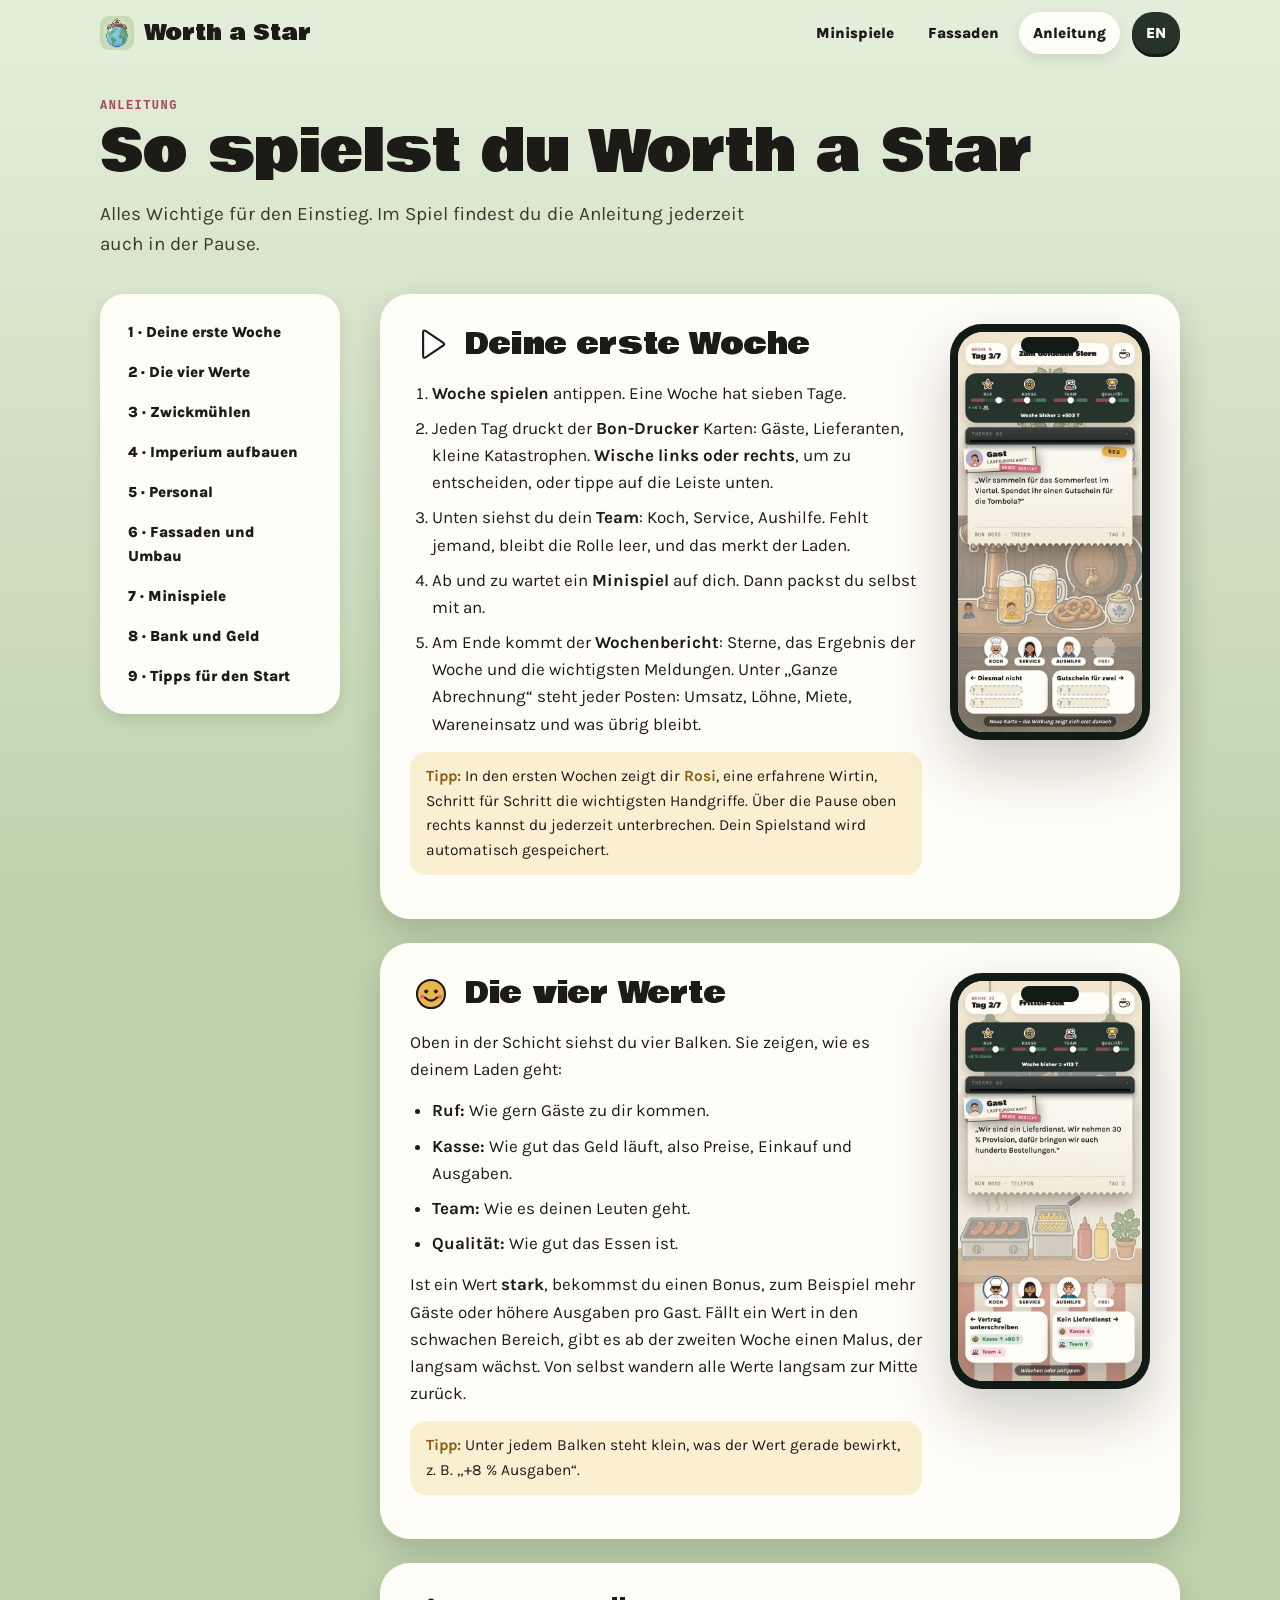
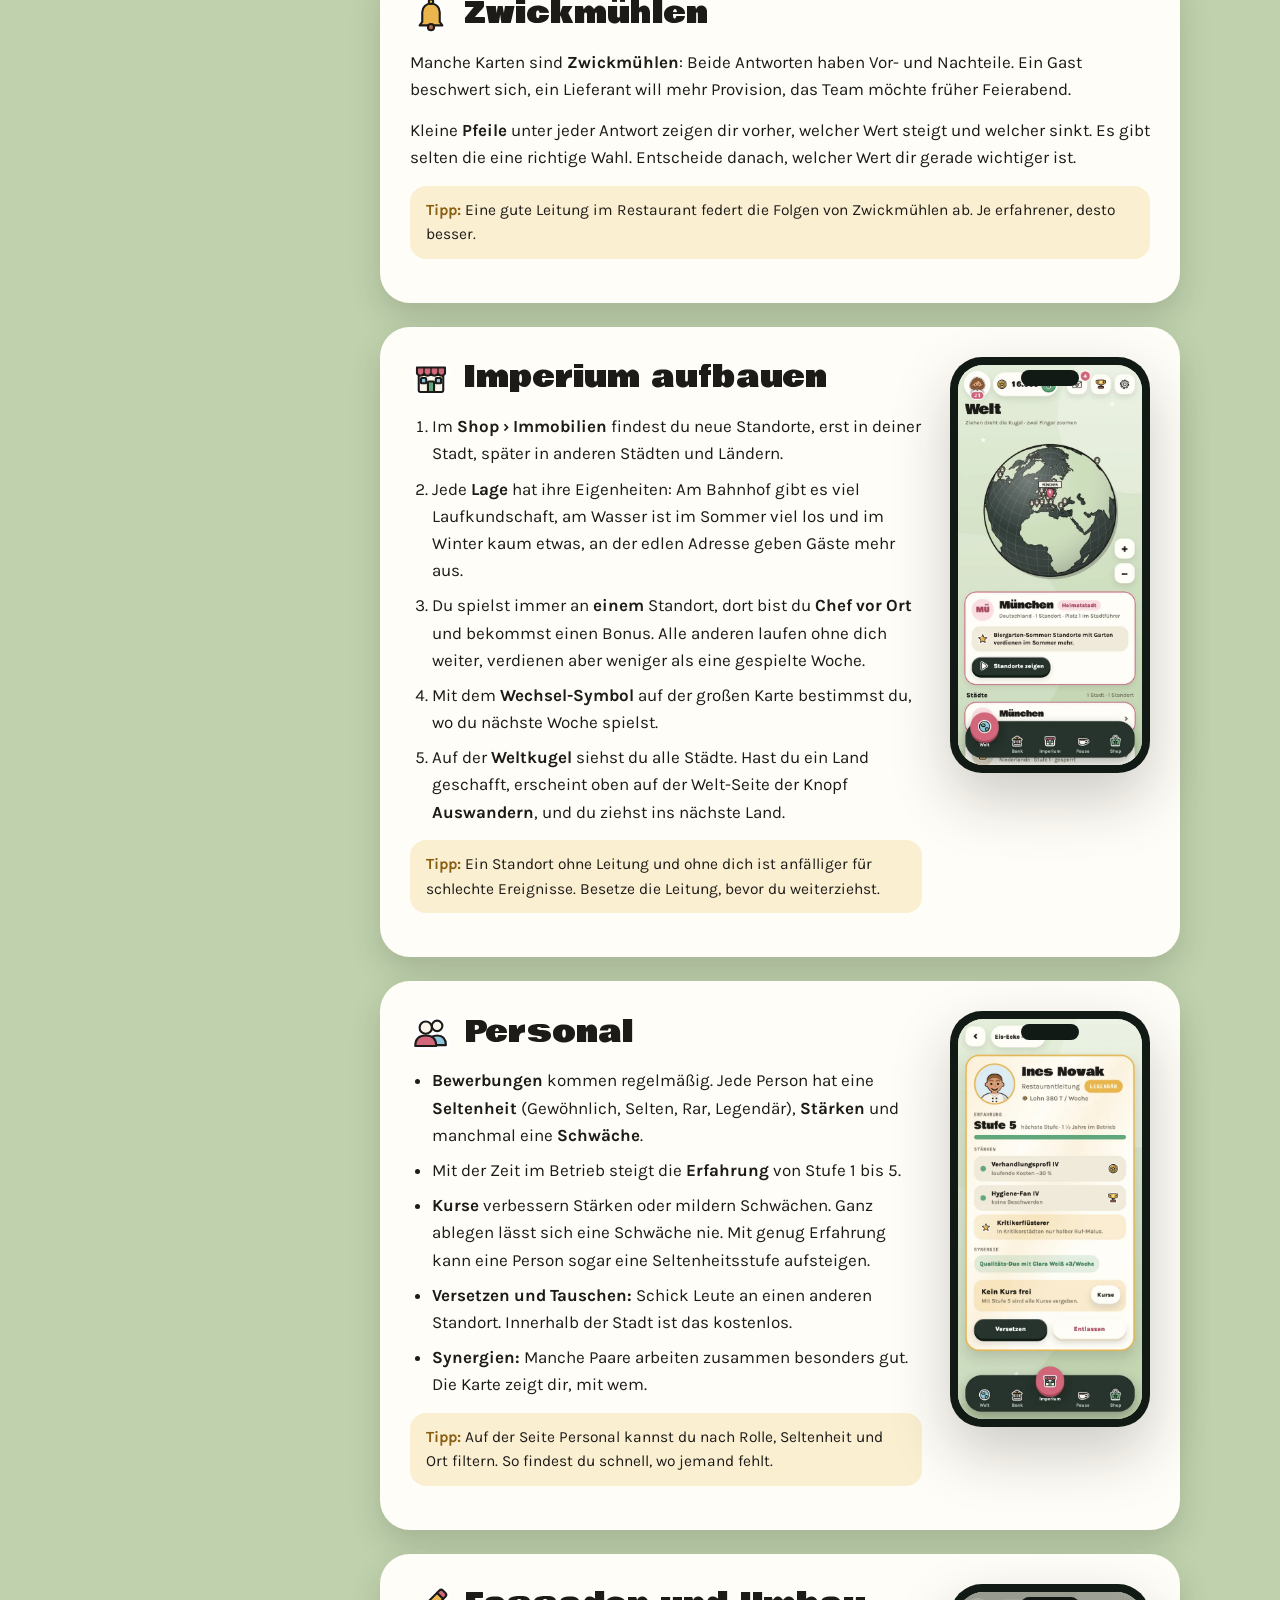
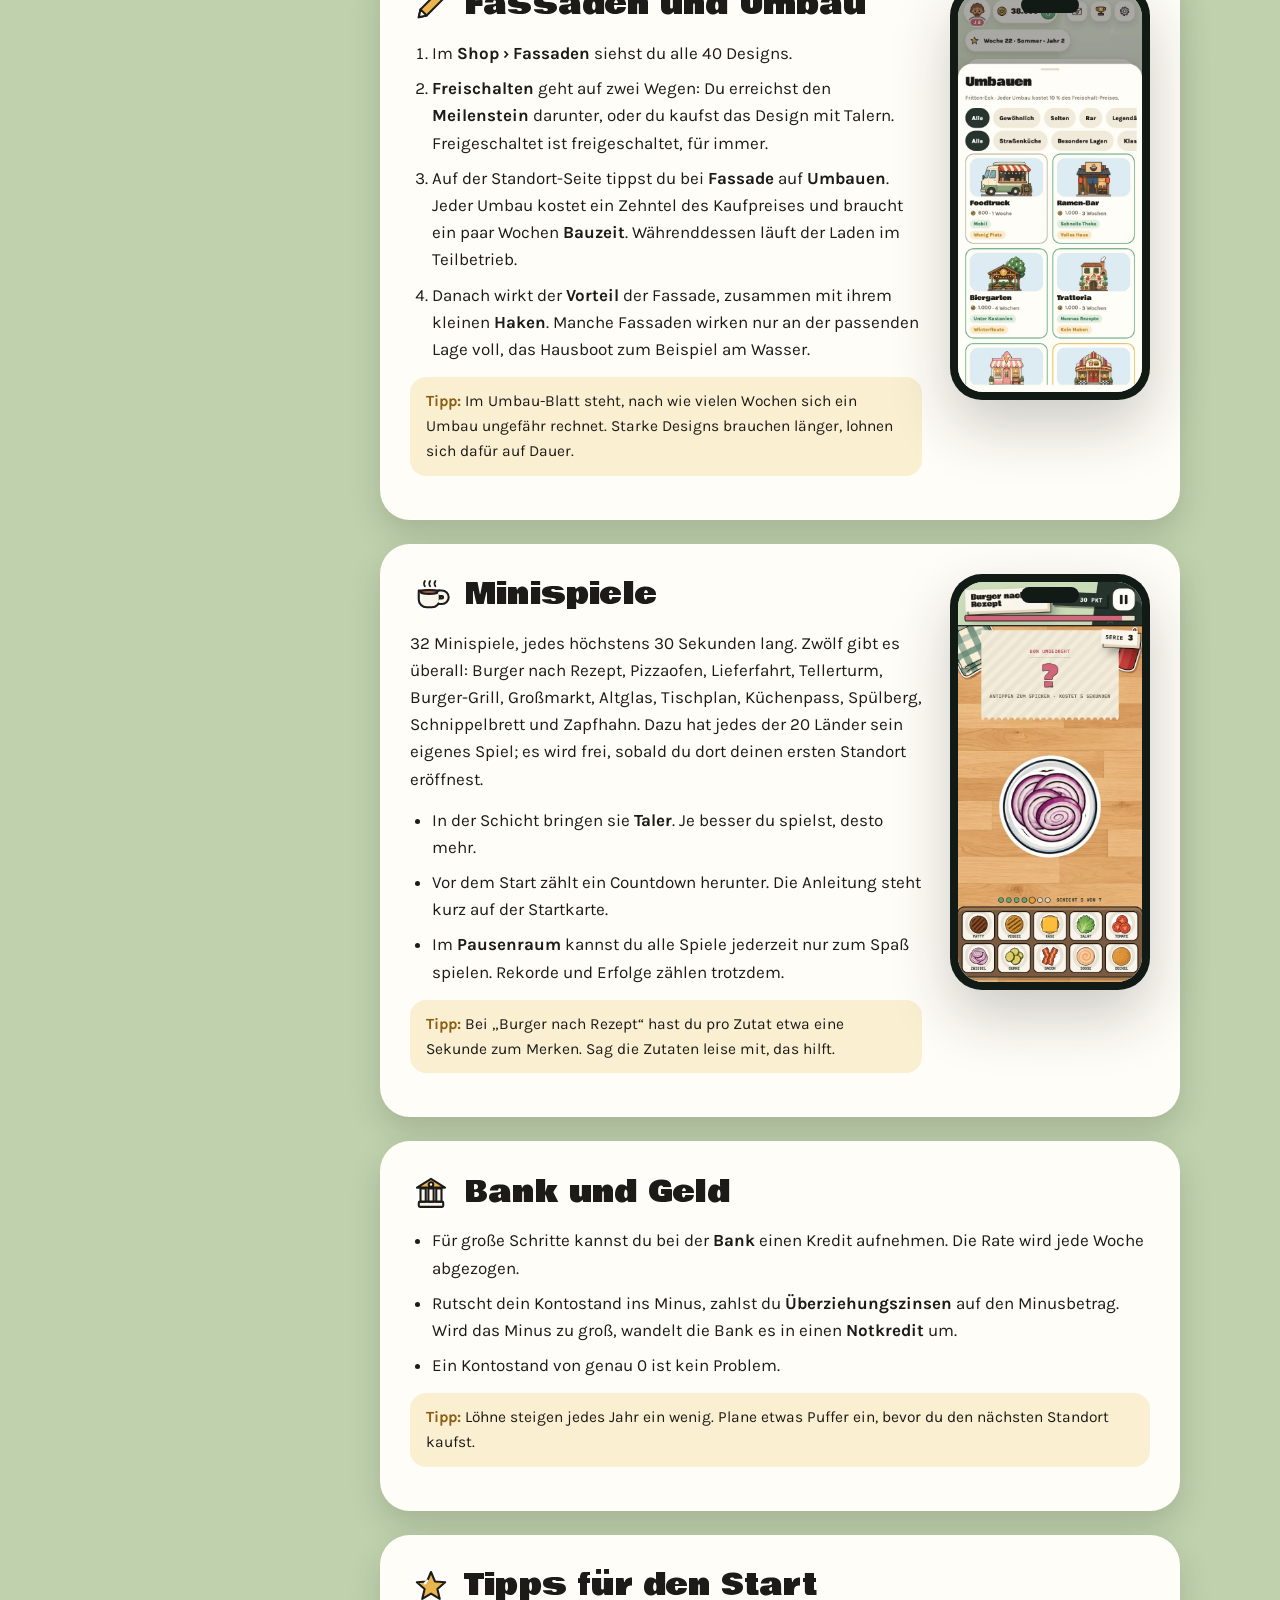
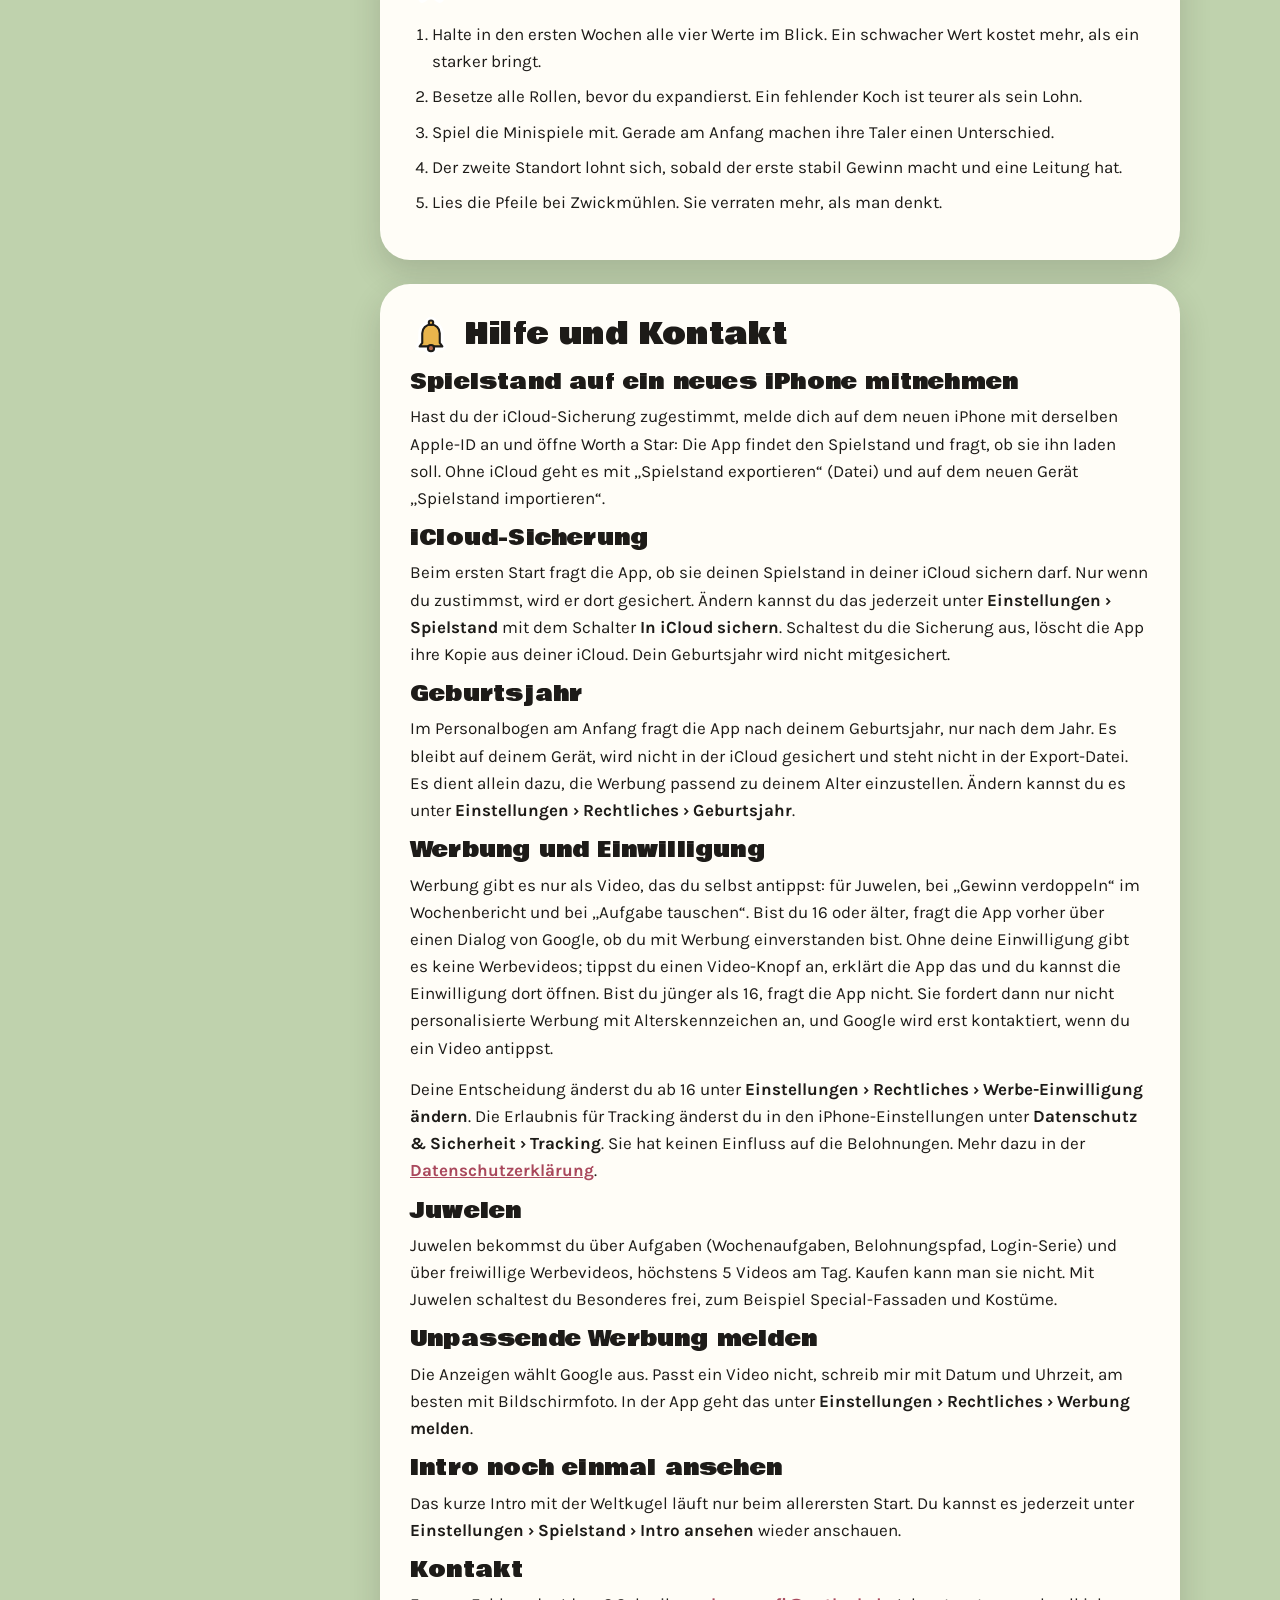
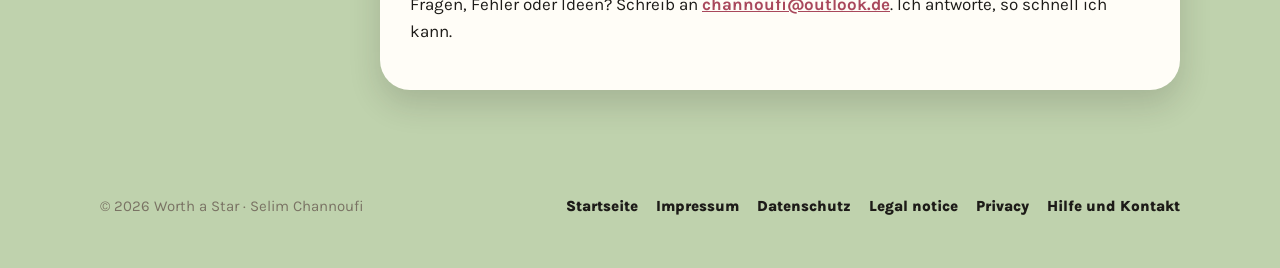
<file: anleitung.html>
<!doctype html>
<html lang="de">
<head>
<meta charset="utf-8">
<meta name="viewport" content="width=device-width, initial-scale=1">
<title>Anleitung · Worth a Star</title>
<meta name="description" content="So spielst du Worth a Star: deine erste Woche, die vier Werte, Zwickmühlen, Imperium, Personal, Fassaden, Minispiele und die Bank.">
<meta name="theme-color" content="#E4EEDA">
<link rel="icon" href="img/logo/favicon-32.png" sizes="32x32" type="image/png">
<link rel="icon" href="img/logo/favicon-64.png" sizes="64x64" type="image/png">
<link rel="apple-touch-icon" href="img/logo/apple-touch-icon.png">
<link rel="stylesheet" href="style.css?v=2">
</head>
<body>
<header class="kopf">
  <div class="wrap">
    <a class="marke" href="index.html"><img src="img/logo/app-icon-128.png" alt="">Worth a Star</a>
    <nav class="nav" aria-label="Hauptnavigation">
      <a class="mehr" href="index.html#minispiele">Minispiele</a>
      <a class="mehr" href="index.html#fassaden">Fassaden</a>
      <a class="aktiv" href="anleitung.html">Anleitung</a>
      <a class="sprache" href="anleitung-en.html" lang="en" hreflang="en">EN</a>
    </nav>
  </div>
</header>

<main class="wrap" style="padding-top:34px;padding-bottom:40px">
  <span class="etikett">Anleitung</span>
  <h1 style="font-size:clamp(36px,6vw,58px)">So spielst du Worth a Star</h1>
  <p style="font-size:19px;max-width:660px;color:#3b3833;margin-bottom:34px">Alles Wichtige für den Einstieg. Im Spiel findest du die Anleitung jederzeit auch in der Pause.</p>

  <div class="inhalt">
    <nav class="toc" aria-label="Inhalt">
      <a href="#erste-woche">1 · Deine erste Woche</a>
      <a href="#werte">2 · Die vier Werte</a>
      <a href="#zwickmuehlen">3 · Zwickmühlen</a>
      <a href="#imperium">4 · Imperium aufbauen</a>
      <a href="#personal">5 · Personal</a>
      <a href="#fassaden">6 · Fassaden und Umbau</a>
      <a href="#minispiele">7 · Minispiele</a>
      <a href="#bank">8 · Bank und Geld</a>
      <a href="#tipps">9 · Tipps für den Start</a>
    </nav>

    <div>
      <article class="kapitel" id="erste-woche">
        <div>
          <h2><img src="img/symbole/weiter.svg" alt="">Deine erste Woche</h2>
          <ol>
            <li><b>Woche spielen</b> antippen. Eine Woche hat sieben Tage.</li>
            <li>Jeden Tag druckt der <b>Bon-Drucker</b> Karten: Gäste, Lieferanten, kleine Katastrophen. <b>Wische links oder rechts</b>, um zu entscheiden, oder tippe auf die Leiste unten.</li>
            <li>Unten siehst du dein <b>Team</b>: Koch, Service, Aushilfe. Fehlt jemand, bleibt die Rolle leer, und das merkt der Laden.</li>
            <li>Ab und zu wartet ein <b>Minispiel</b> auf dich. Dann packst du selbst mit an.</li>
            <li>Am Ende kommt der <b>Wochenbericht</b>: Sterne, das Ergebnis der Woche und die wichtigsten Meldungen. Unter „Ganze Abrechnung“ steht jeder Posten: Umsatz, Löhne, Miete, Wareneinsatz und was übrig bleibt.</li>
          </ol>
          <p class="tipp"><b>Tipp:</b> In den ersten Wochen zeigt dir <b>Rosi</b>, eine erfahrene Wirtin, Schritt für Schritt die wichtigsten Handgriffe. Über die Pause oben rechts kannst du jederzeit unterbrechen. Dein Spielstand wird automatisch gespeichert.</p>
        </div>
        <div class="telefon"><div class="bild"><img src="img/screens/schicht.webp?v=3" alt="Schicht mit Bon-Drucker" loading="lazy"></div></div>
      </article>

      <article class="kapitel" id="werte">
        <div>
          <h2><img src="img/symbole/stimmung.svg" alt="">Die vier Werte</h2>
          <p>Oben in der Schicht siehst du vier Balken. Sie zeigen, wie es deinem Laden geht:</p>
          <ul>
            <li><b>Ruf:</b> Wie gern Gäste zu dir kommen.</li>
            <li><b>Kasse:</b> Wie gut das Geld läuft, also Preise, Einkauf und Ausgaben.</li>
            <li><b>Team:</b> Wie es deinen Leuten geht.</li>
            <li><b>Qualität:</b> Wie gut das Essen ist.</li>
          </ul>
          <p>Ist ein Wert <b>stark</b>, bekommst du einen Bonus, zum Beispiel mehr Gäste oder höhere Ausgaben pro Gast. Fällt ein Wert in den schwachen Bereich, gibt es ab der zweiten Woche einen Malus, der langsam wächst. Von selbst wandern alle Werte langsam zur Mitte zurück.</p>
          <p class="tipp"><b>Tipp:</b> Unter jedem Balken steht klein, was der Wert gerade bewirkt, z. B. „+8 % Ausgaben“.</p>
        </div>
        <div class="telefon"><div class="bild"><img src="img/screens/zwickmuehle.webp?v=3" alt="Werte-Tafel in der Schicht" loading="lazy"></div></div>
      </article>

      <article class="kapitel ohnebild" id="zwickmuehlen">
        <div>
          <h2><img src="img/symbole/glocke.svg" alt="">Zwickmühlen</h2>
          <p>Manche Karten sind <b>Zwickmühlen</b>: Beide Antworten haben Vor- und Nachteile. Ein Gast beschwert sich, ein Lieferant will mehr Provision, das Team möchte früher Feierabend.</p>
          <p>Kleine <b>Pfeile</b> unter jeder Antwort zeigen dir vorher, welcher Wert steigt und welcher sinkt. Es gibt selten die eine richtige Wahl. Entscheide danach, welcher Wert dir gerade wichtiger ist.</p>
          <p class="tipp"><b>Tipp:</b> Eine gute Leitung im Restaurant federt die Folgen von Zwickmühlen ab. Je erfahrener, desto besser.</p>
        </div>
      </article>

      <article class="kapitel" id="imperium">
        <div>
          <h2><img src="img/symbole/imperium.svg" alt="">Imperium aufbauen</h2>
          <ol>
            <li>Im <b>Shop › Immobilien</b> findest du neue Standorte, erst in deiner Stadt, später in anderen Städten und Ländern.</li>
            <li>Jede <b>Lage</b> hat ihre Eigenheiten: Am Bahnhof gibt es viel Laufkundschaft, am Wasser ist im Sommer viel los und im Winter kaum etwas, an der edlen Adresse geben Gäste mehr aus.</li>
            <li>Du spielst immer an <b>einem</b> Standort, dort bist du <b>Chef vor Ort</b> und bekommst einen Bonus. Alle anderen laufen ohne dich weiter, verdienen aber weniger als eine gespielte Woche.</li>
            <li>Mit dem <b>Wechsel-Symbol</b> auf der großen Karte bestimmst du, wo du nächste Woche spielst.</li>
            <li>Auf der <b>Weltkugel</b> siehst du alle Städte. Hast du ein Land geschafft, erscheint oben auf der Welt-Seite der Knopf <b>Auswandern</b>, und du ziehst ins nächste Land.</li>
          </ol>
          <p class="tipp"><b>Tipp:</b> Ein Standort ohne Leitung und ohne dich ist anfälliger für schlechte Ereignisse. Besetze die Leitung, bevor du weiterziehst.</p>
        </div>
        <div class="telefon"><div class="bild"><img src="img/screens/welt.webp?v=3" alt="Weltkugel" loading="lazy"></div></div>
      </article>

      <article class="kapitel" id="personal">
        <div>
          <h2><img src="img/symbole/team.svg" alt="">Personal</h2>
          <ul>
            <li><b>Bewerbungen</b> kommen regelmäßig. Jede Person hat eine <b>Seltenheit</b> (Gewöhnlich, Selten, Rar, Legendär), <b>Stärken</b> und manchmal eine <b>Schwäche</b>.</li>
            <li>Mit der Zeit im Betrieb steigt die <b>Erfahrung</b> von Stufe 1 bis 5.</li>
            <li><b>Kurse</b> verbessern Stärken oder mildern Schwächen. Ganz ablegen lässt sich eine Schwäche nie. Mit genug Erfahrung kann eine Person sogar eine Seltenheitsstufe aufsteigen.</li>
            <li><b>Versetzen und Tauschen:</b> Schick Leute an einen anderen Standort. Innerhalb der Stadt ist das kostenlos.</li>
            <li><b>Synergien:</b> Manche Paare arbeiten zusammen besonders gut. Die Karte zeigt dir, mit wem.</li>
          </ul>
          <p class="tipp"><b>Tipp:</b> Auf der Seite Personal kannst du nach Rolle, Seltenheit und Ort filtern. So findest du schnell, wo jemand fehlt.</p>
        </div>
        <div class="telefon"><div class="bild"><img src="img/screens/mitarbeiter.webp?v=3" alt="Mitarbeiter-Karte" loading="lazy"></div></div>
      </article>

      <article class="kapitel" id="fassaden">
        <div>
          <h2><img src="img/symbole/stift.svg" alt="">Fassaden und Umbau</h2>
          <ol>
            <li>Im <b>Shop › Fassaden</b> siehst du alle 40 Designs.</li>
            <li><b>Freischalten</b> geht auf zwei Wegen: Du erreichst den <b>Meilenstein</b> darunter, oder du kaufst das Design mit Talern. Freigeschaltet ist freigeschaltet, für immer.</li>
            <li>Auf der Standort-Seite tippst du bei <b>Fassade</b> auf <b>Umbauen</b>. Jeder Umbau kostet ein Zehntel des Kaufpreises und braucht ein paar Wochen <b>Bauzeit</b>. Währenddessen läuft der Laden im Teilbetrieb.</li>
            <li>Danach wirkt der <b>Vorteil</b> der Fassade, zusammen mit ihrem kleinen <b>Haken</b>. Manche Fassaden wirken nur an der passenden Lage voll, das Hausboot zum Beispiel am Wasser.</li>
          </ol>
          <p class="tipp"><b>Tipp:</b> Im Umbau-Blatt steht, nach wie vielen Wochen sich ein Umbau ungefähr rechnet. Starke Designs brauchen länger, lohnen sich dafür auf Dauer.</p>
        </div>
        <div class="telefon"><div class="bild"><img src="img/screens/umbau.webp?v=3" alt="Umbau-Blatt" loading="lazy"></div></div>
      </article>

      <article class="kapitel" id="minispiele">
        <div>
          <h2><img src="img/symbole/pause.svg" alt="">Minispiele</h2>
          <p>32 Minispiele, jedes höchstens 30 Sekunden lang. Zwölf gibt es überall: Burger nach Rezept, Pizzaofen, Lieferfahrt, Tellerturm, Burger-Grill, Großmarkt, Altglas, Tischplan, Küchenpass, Spülberg, Schnippelbrett und Zapfhahn. Dazu hat jedes der 20 Länder sein eigenes Spiel; es wird frei, sobald du dort deinen ersten Standort eröffnest.</p>
          <ul>
            <li>In der Schicht bringen sie <b>Taler</b>. Je besser du spielst, desto mehr.</li>
            <li>Vor dem Start zählt ein Countdown herunter. Die Anleitung steht kurz auf der Startkarte.</li>
            <li>Im <b>Pausenraum</b> kannst du alle Spiele jederzeit nur zum Spaß spielen. Rekorde und Erfolge zählen trotzdem.</li>
          </ul>
          <p class="tipp"><b>Tipp:</b> Bei „Burger nach Rezept“ hast du pro Zutat etwa eine Sekunde zum Merken. Sag die Zutaten leise mit, das hilft.</p>
        </div>
        <div class="telefon"><div class="bild"><img src="img/screens/burger.webp?v=3" alt="Burger nach Rezept" loading="lazy"></div></div>
      </article>

      <article class="kapitel ohnebild" id="bank">
        <div>
          <h2><img src="img/symbole/bank.svg" alt="">Bank und Geld</h2>
          <ul>
            <li>Für große Schritte kannst du bei der <b>Bank</b> einen Kredit aufnehmen. Die Rate wird jede Woche abgezogen.</li>
            <li>Rutscht dein Kontostand ins Minus, zahlst du <b>Überziehungszinsen</b> auf den Minusbetrag. Wird das Minus zu groß, wandelt die Bank es in einen <b>Notkredit</b> um.</li>
            <li>Ein Kontostand von genau 0 ist kein Problem.</li>
          </ul>
          <p class="tipp"><b>Tipp:</b> Löhne steigen jedes Jahr ein wenig. Plane etwas Puffer ein, bevor du den nächsten Standort kaufst.</p>
        </div>
      </article>

      <article class="kapitel ohnebild" id="tipps">
        <div>
          <h2><img src="img/symbole/stern.svg" alt="">Tipps für den Start</h2>
          <ol>
            <li>Halte in den ersten Wochen alle vier Werte im Blick. Ein schwacher Wert kostet mehr, als ein starker bringt.</li>
            <li>Besetze alle Rollen, bevor du expandierst. Ein fehlender Koch ist teurer als sein Lohn.</li>
            <li>Spiel die Minispiele mit. Gerade am Anfang machen ihre Taler einen Unterschied.</li>
            <li>Der zweite Standort lohnt sich, sobald der erste stabil Gewinn macht und eine Leitung hat.</li>
            <li>Lies die Pfeile bei Zwickmühlen. Sie verraten mehr, als man denkt.</li>
          </ol>
        </div>
      </article>

      <article class="kapitel ohnebild" id="hilfe">
        <div>
          <h2><img src="img/symbole/glocke.svg" alt="">Hilfe und Kontakt</h2>
          <h3>Spielstand auf ein neues iPhone mitnehmen</h3>
          <p>Hast du der iCloud-Sicherung zugestimmt, melde dich auf dem neuen iPhone mit derselben Apple-ID an und öffne Worth a Star: Die App findet den Spielstand und fragt, ob sie ihn laden soll. Ohne iCloud geht es mit „Spielstand exportieren“ (Datei) und auf dem neuen Gerät „Spielstand importieren“.</p>
          <h3>iCloud-Sicherung</h3>
          <p>Beim ersten Start fragt die App, ob sie deinen Spielstand in deiner iCloud sichern darf. Nur wenn du zustimmst, wird er dort gesichert. Ändern kannst du das jederzeit unter <b>Einstellungen › Spielstand</b> mit dem Schalter <b>In iCloud sichern</b>. Schaltest du die Sicherung aus, löscht die App ihre Kopie aus deiner iCloud. Dein Geburtsjahr wird nicht mitgesichert.</p>
          <h3>Geburtsjahr</h3>
          <p>Im Personalbogen am Anfang fragt die App nach deinem Geburtsjahr, nur nach dem Jahr. Es bleibt auf deinem Gerät, wird nicht in der iCloud gesichert und steht nicht in der Export-Datei. Es dient allein dazu, die Werbung passend zu deinem Alter einzustellen. Ändern kannst du es unter <b>Einstellungen › Rechtliches › Geburtsjahr</b>.</p>
          <h3>Werbung und Einwilligung</h3>
          <p>Werbung gibt es nur als Video, das du selbst antippst: für Juwelen, bei „Gewinn verdoppeln“ im Wochenbericht und bei „Aufgabe tauschen“. Bist du 16 oder älter, fragt die App vorher über einen Dialog von Google, ob du mit Werbung einverstanden bist. Ohne deine Einwilligung gibt es keine Werbevideos; tippst du einen Video-Knopf an, erklärt die App das und du kannst die Einwilligung dort öffnen. Bist du jünger als 16, fragt die App nicht. Sie fordert dann nur nicht personalisierte Werbung mit Alterskennzeichen an, und Google wird erst kontaktiert, wenn du ein Video antippst.</p>
          <p>Deine Entscheidung änderst du ab 16 unter <b>Einstellungen › Rechtliches › Werbe-Einwilligung ändern</b>. Die Erlaubnis für Tracking änderst du in den iPhone-Einstellungen unter <b>Datenschutz &amp; Sicherheit › Tracking</b>. Sie hat keinen Einfluss auf die Belohnungen. Mehr dazu in der <a href="datenschutz.html">Datenschutzerklärung</a>.</p>
          <h3>Juwelen</h3>
          <p>Juwelen bekommst du über Aufgaben (Wochenaufgaben, Belohnungspfad, Login-Serie) und über freiwillige Werbevideos, höchstens 5 Videos am Tag. Kaufen kann man sie nicht. Mit Juwelen schaltest du Besonderes frei, zum Beispiel Special-Fassaden und Kostüme.</p>
          <h3>Unpassende Werbung melden</h3>
          <p>Die Anzeigen wählt Google aus. Passt ein Video nicht, schreib mir mit Datum und Uhrzeit, am besten mit Bildschirmfoto. In der App geht das unter <b>Einstellungen › Rechtliches › Werbung melden</b>.</p>
          <h3>Intro noch einmal ansehen</h3>
          <p>Das kurze Intro mit der Weltkugel läuft nur beim allerersten Start. Du kannst es jederzeit unter <b>Einstellungen › Spielstand › Intro ansehen</b> wieder anschauen.</p>
          <h3>Kontakt</h3>
          <p>Fragen, Fehler oder Ideen? Schreib an <a href="mailto:channoufi@outlook.de">channoufi@outlook.de</a>. Ich antworte, so schnell ich kann.</p>
        </div>
      </article>
    </div>
  </div>
</main>

<footer class="fuss">
  <div class="wrap">
    <span>© 2026 Worth a Star · Selim Channoufi</span>
    <nav aria-label="Rechtliches">
      <a href="index.html">Startseite</a>
      <a href="impressum.html">Impressum</a>
      <a href="datenschutz.html">Datenschutz</a>
      <a href="impressum-en.html" lang="en">Legal notice</a>
      <a href="datenschutz-en.html" lang="en">Privacy</a>
      <a href="anleitung.html#hilfe">Hilfe und Kontakt</a>
    </nav>
  </div>
</footer>
</body>
</html>
</file>
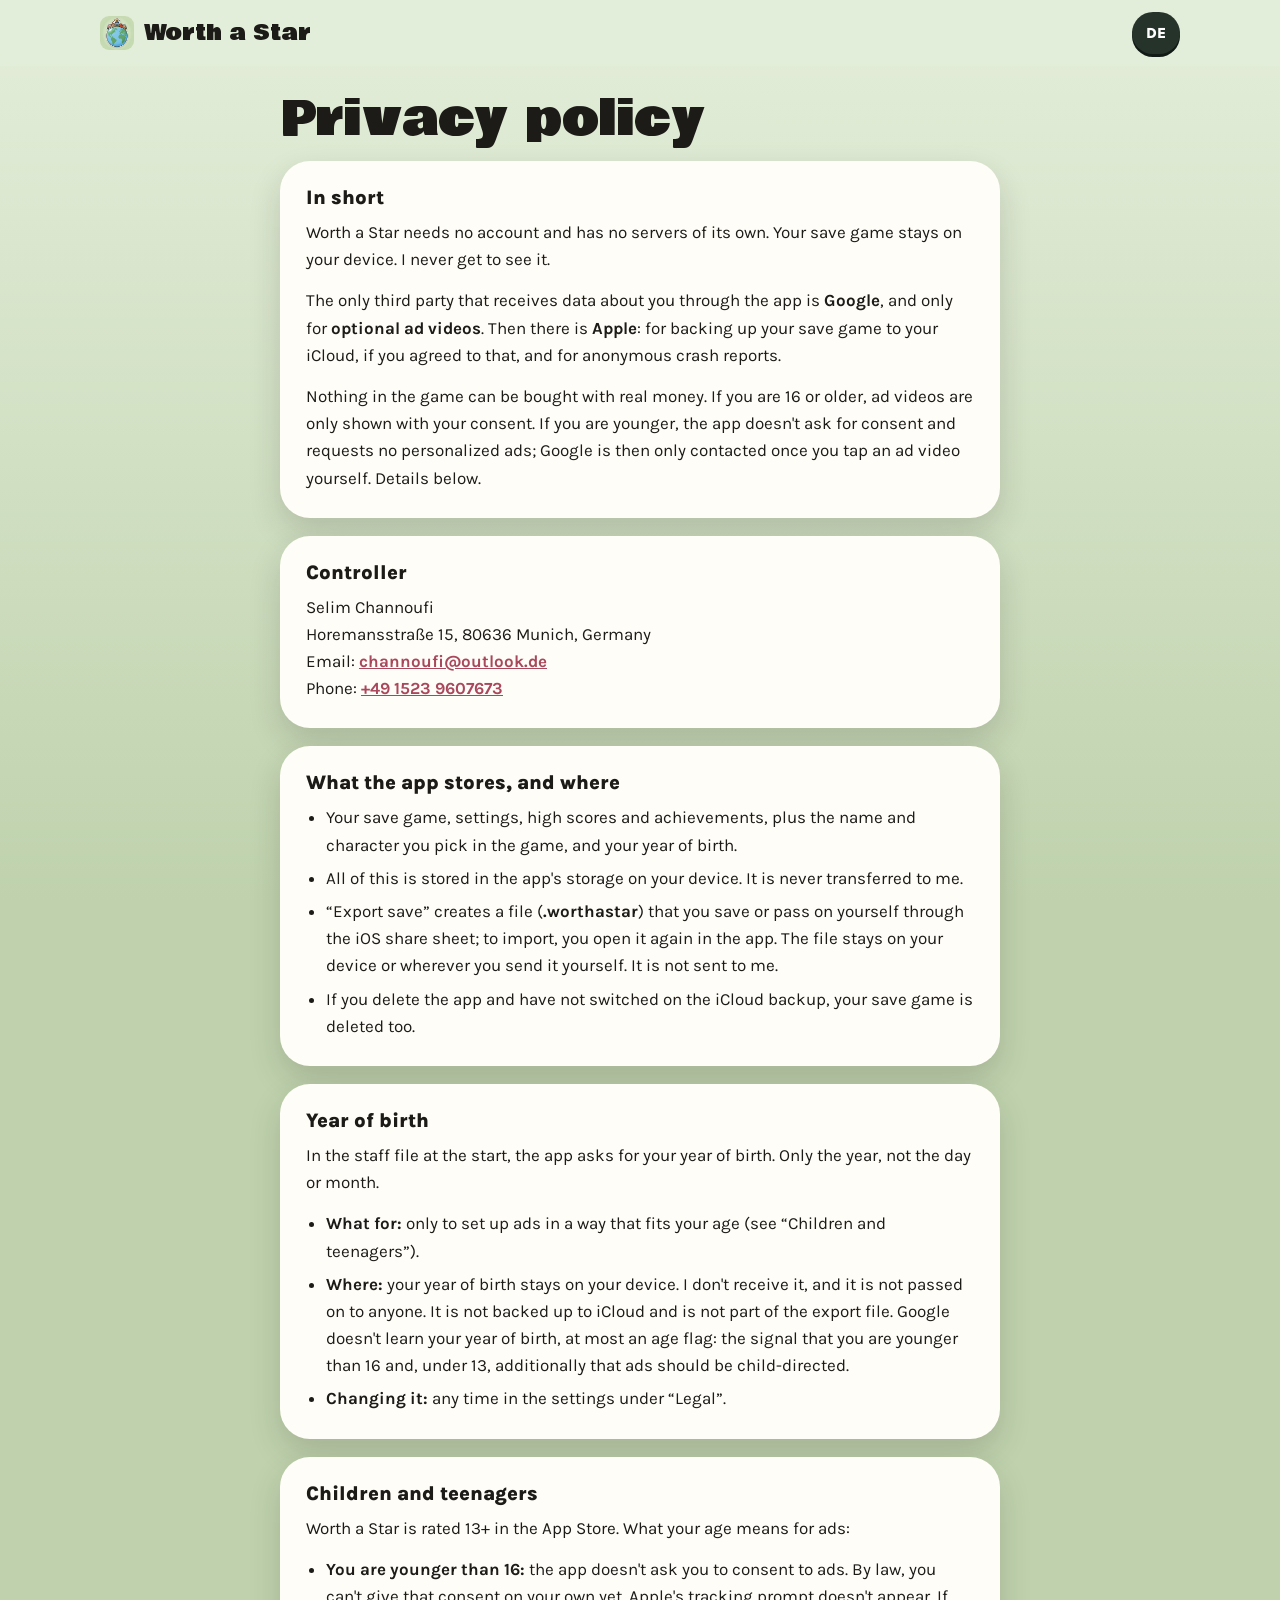
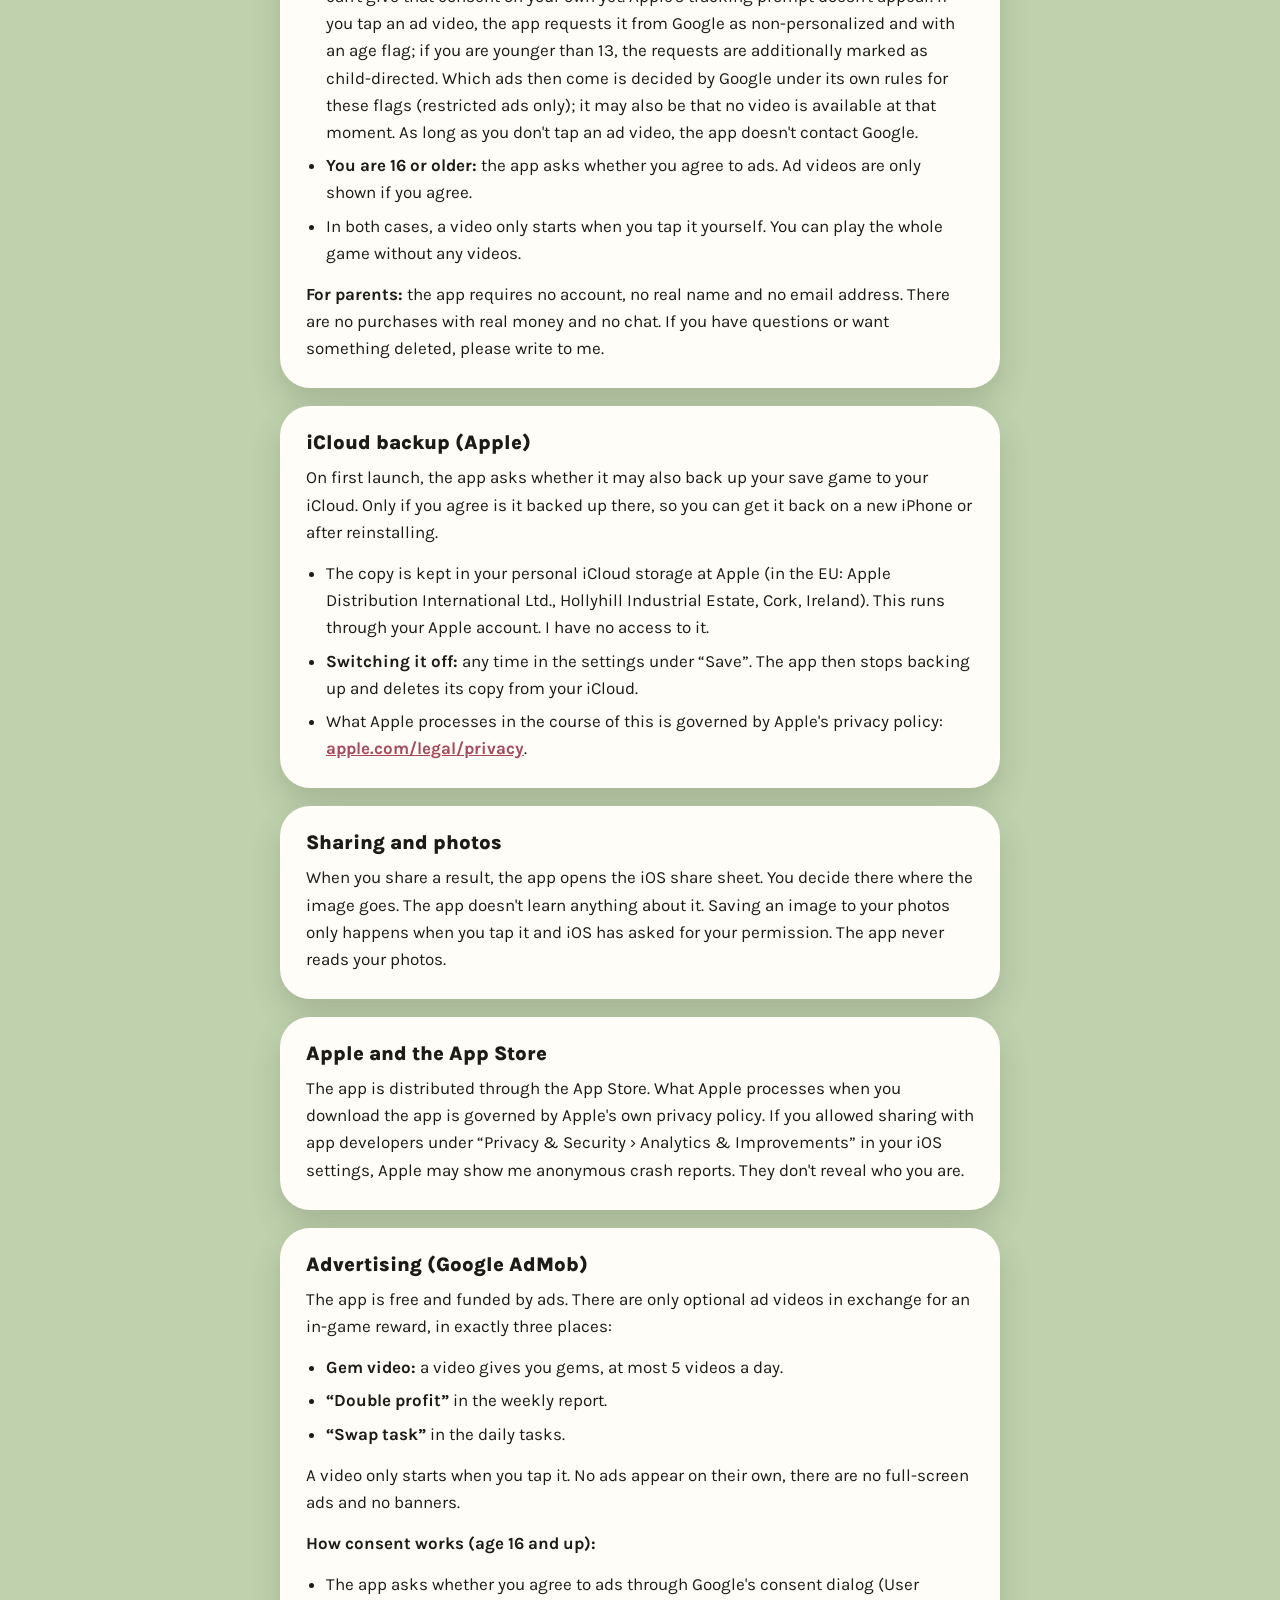
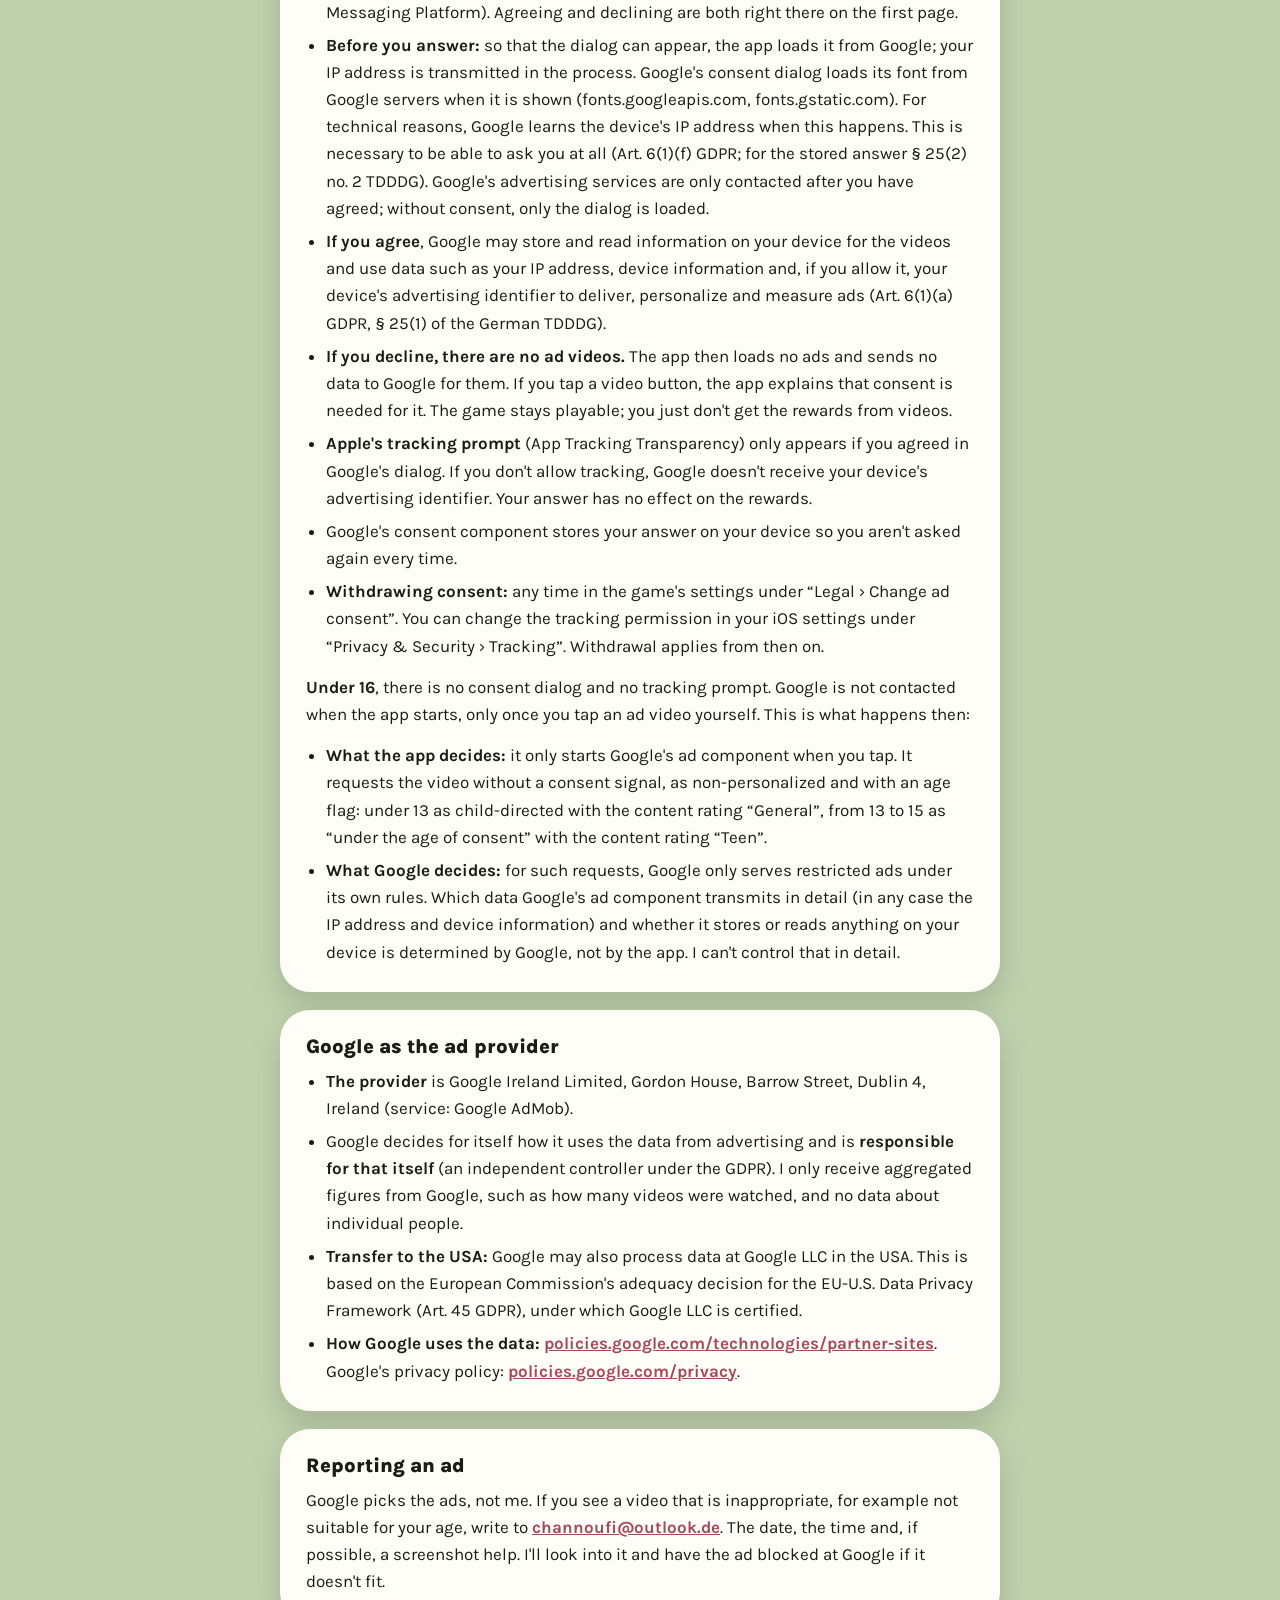
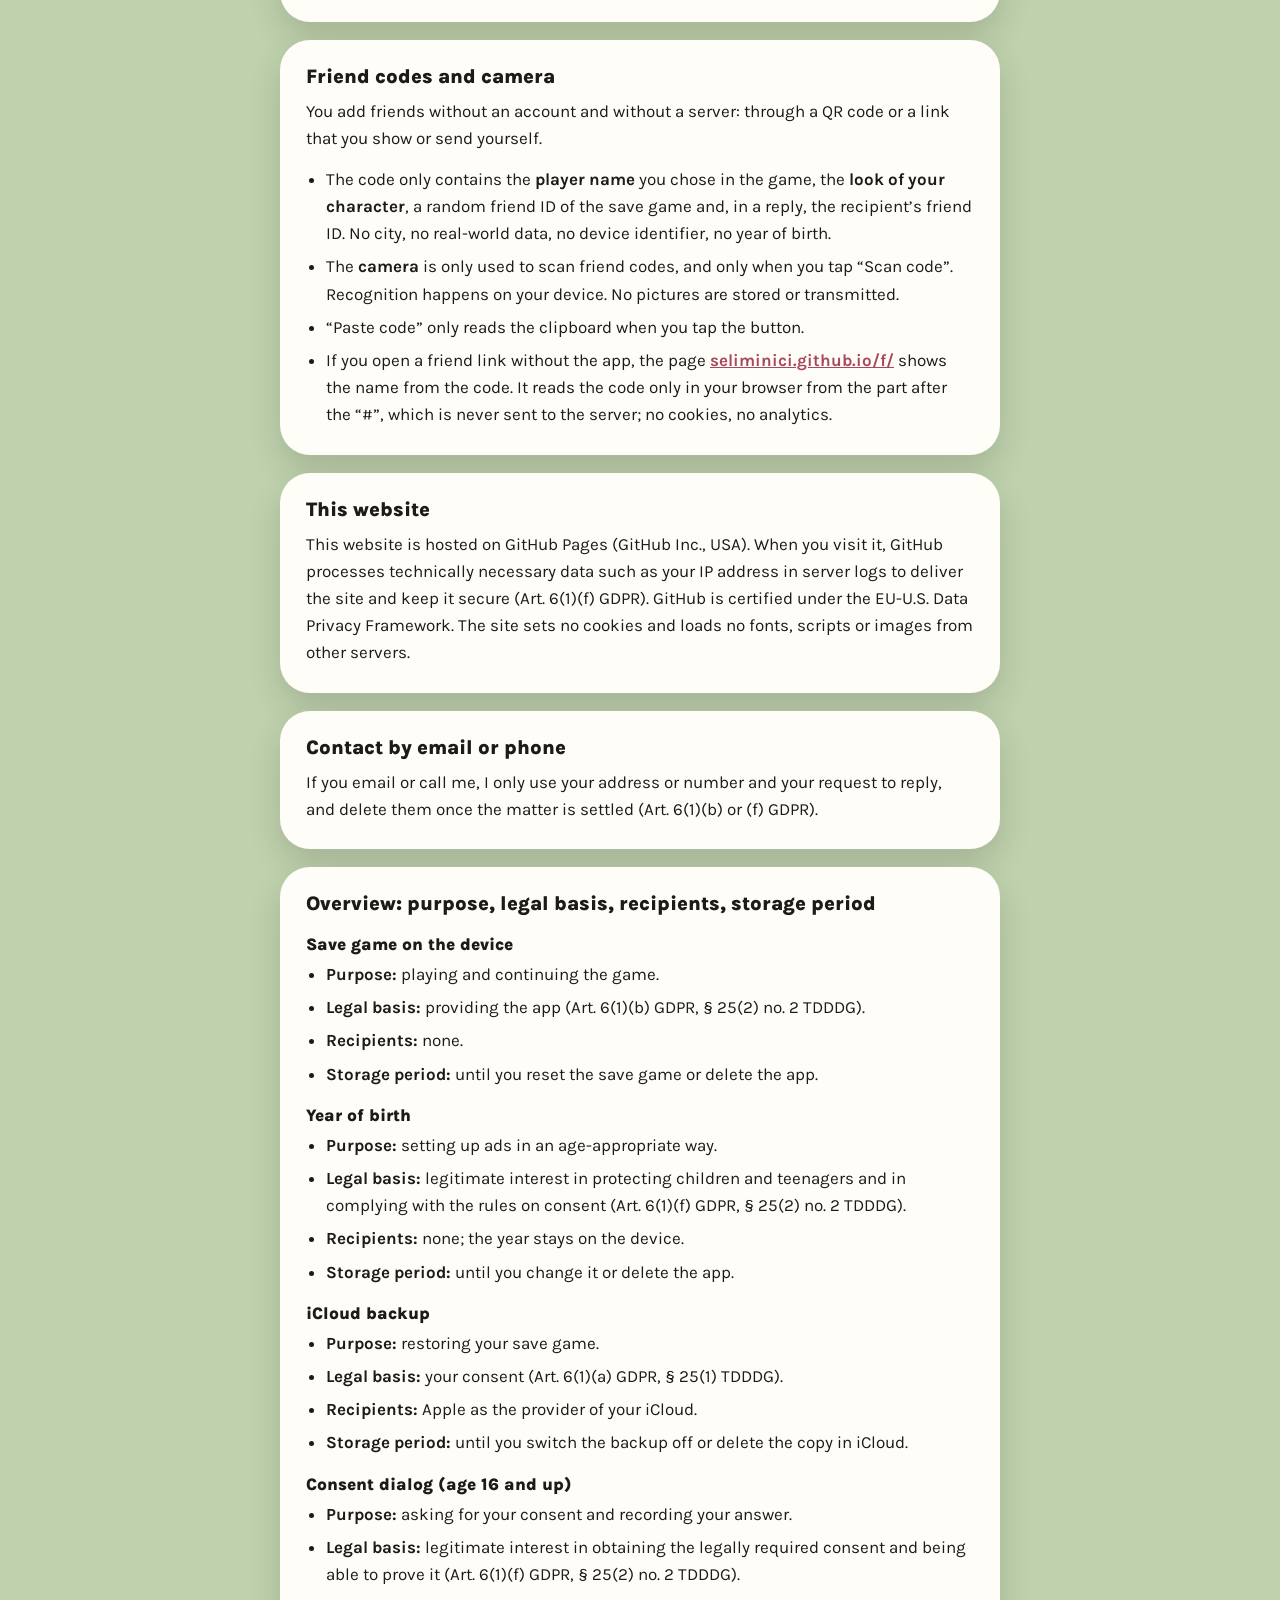
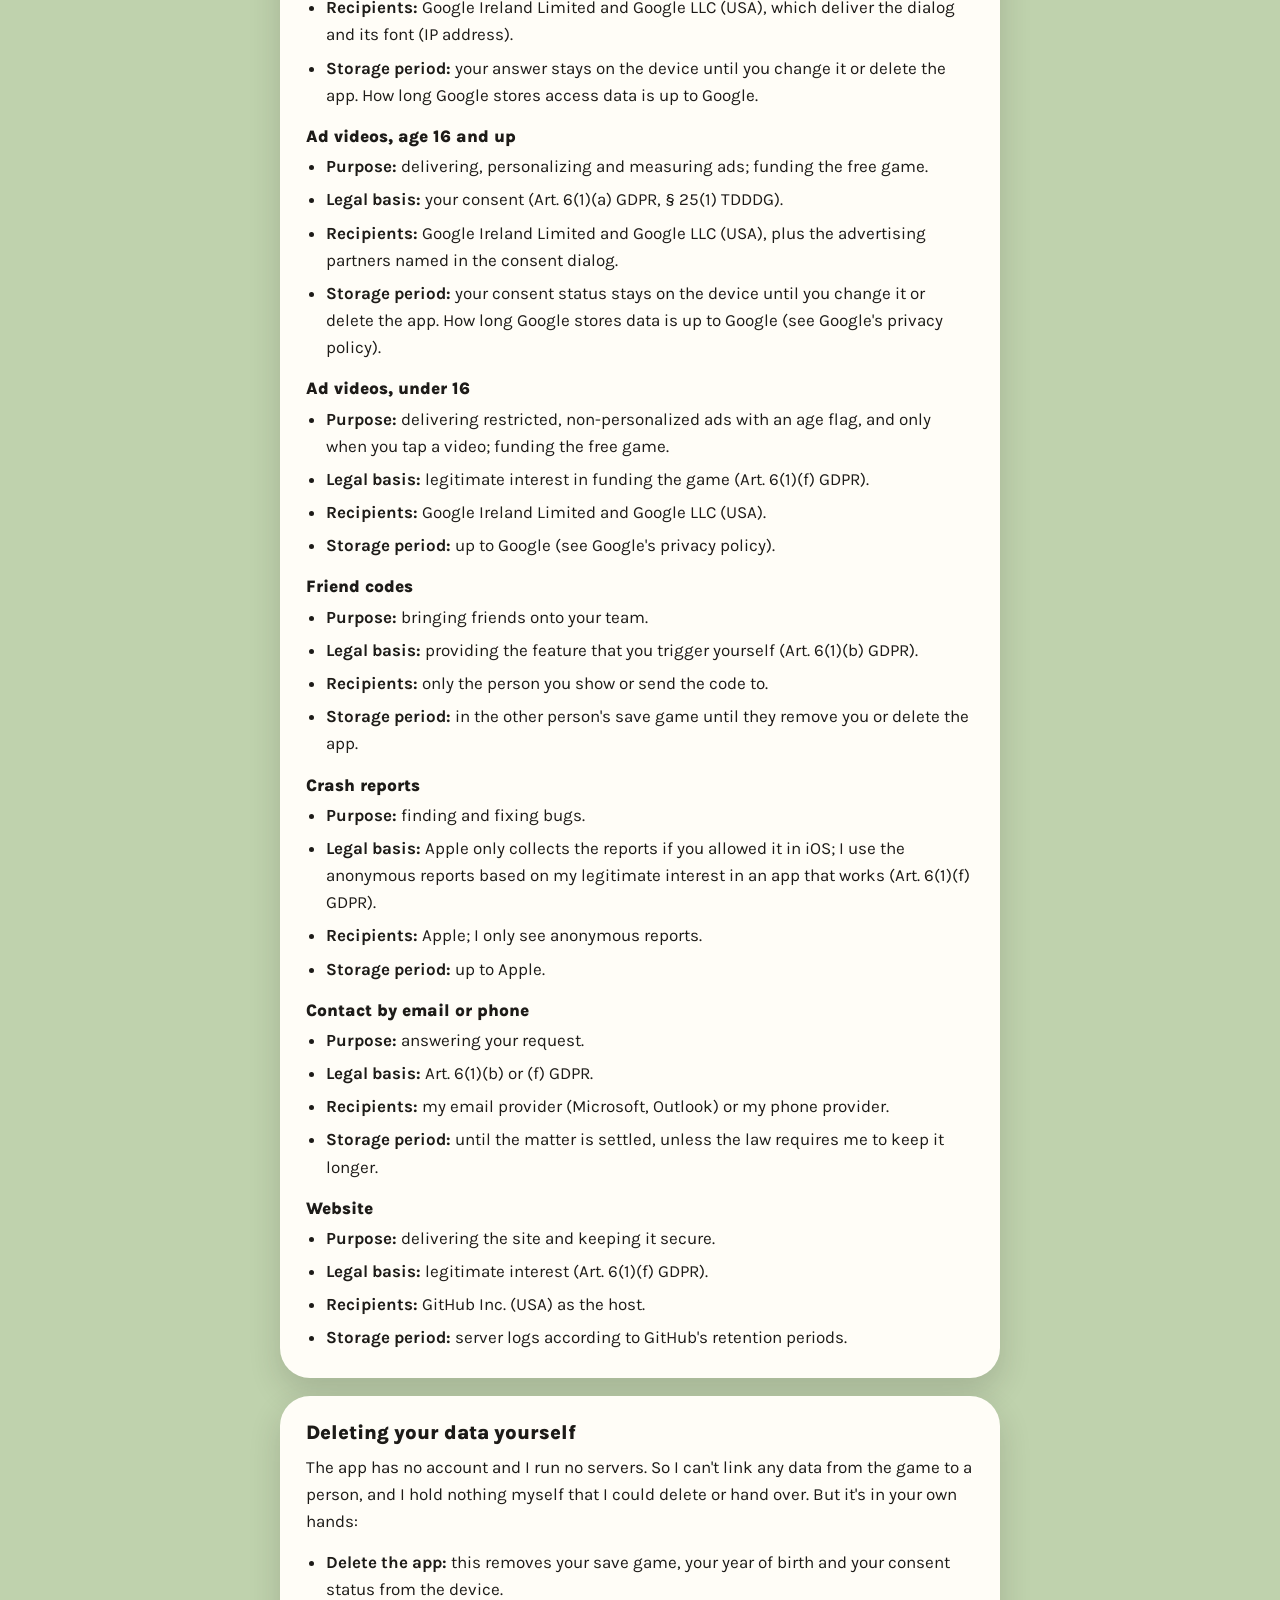
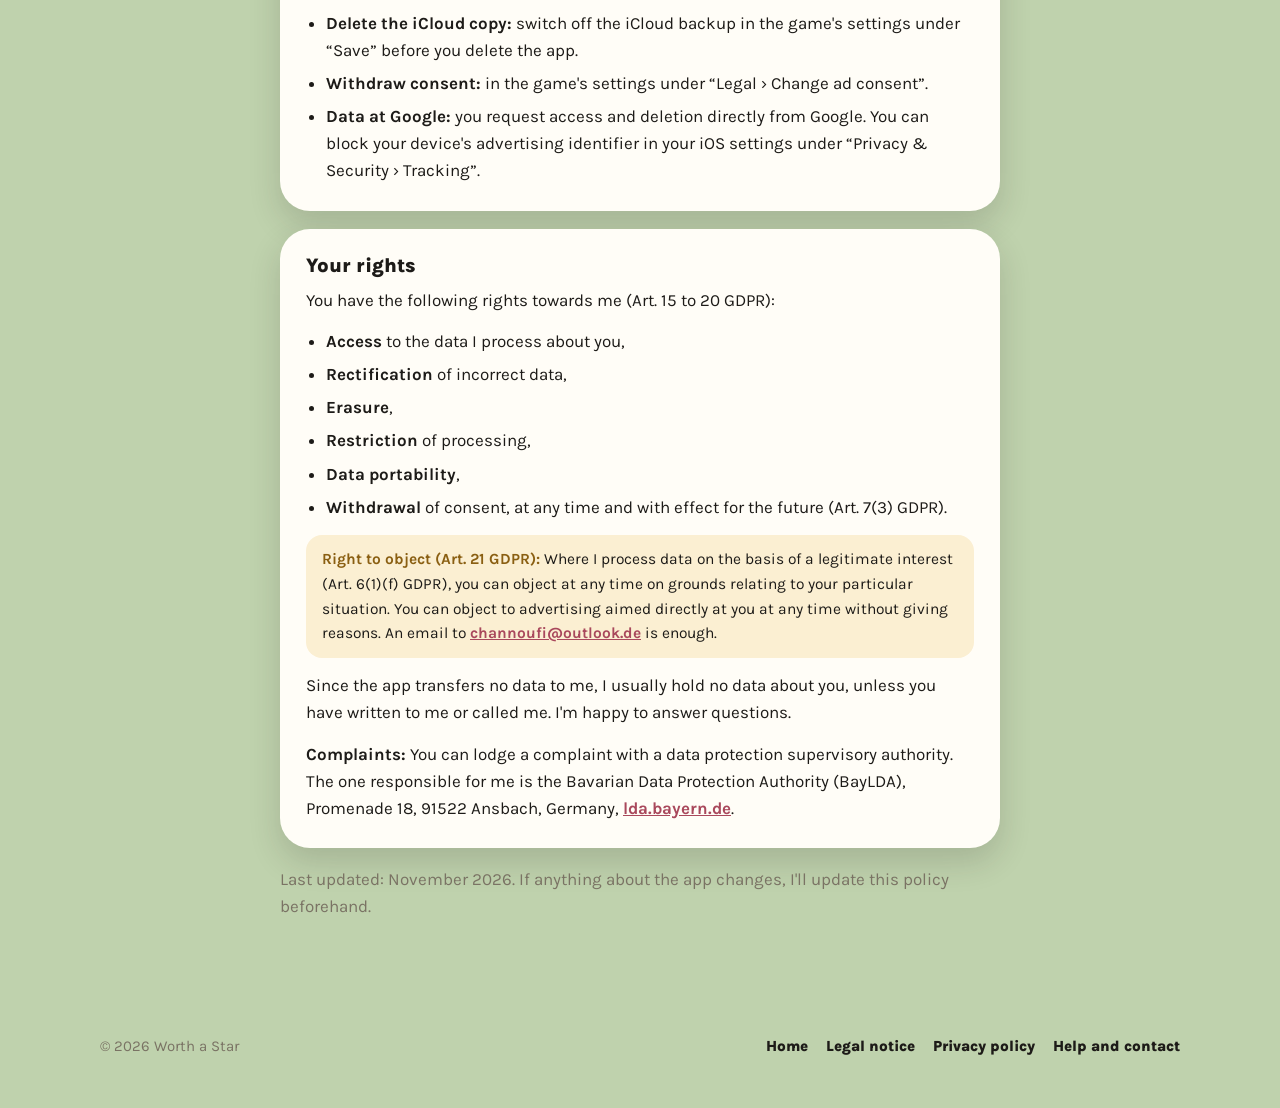
<file: datenschutz-en.html>
<!doctype html>
<html lang="en">
<head>
<meta charset="utf-8">
<meta name="viewport" content="width=device-width, initial-scale=1">
<title>Privacy policy · Worth a Star</title>
<link rel="icon" href="img/logo/favicon-32.png" sizes="32x32" type="image/png">
<link rel="icon" href="img/logo/favicon-64.png" sizes="64x64" type="image/png">
<link rel="apple-touch-icon" href="img/logo/apple-touch-icon.png">
<link rel="stylesheet" href="style.css">
</head>
<body>
<header class="kopf">
  <div class="wrap">
    <a class="marke" href="index-en.html"><img src="img/logo/app-icon-128.png" alt="">Worth a Star</a>
    <nav class="nav"><a class="sprache" href="datenschutz.html" lang="de" hreflang="de">DE</a></nav>
  </div>
</header>
<main class="recht">
  <h1>Privacy policy</h1>

  <div class="karte">
    <h2>In short</h2>
    <p>Worth a Star needs no account and has no servers of its own. Your save game stays on your device. I never get to see it.</p>
    <p>The only third party that receives data about you through the app is <b>Google</b>, and only for <b>optional ad videos</b>. Then there is <b>Apple</b>: for backing up your save game to your iCloud, if you agreed to that, and for anonymous crash reports.</p>
    <p>Nothing in the game can be bought with real money. If you are 16 or older, ad videos are only shown with your consent. If you are younger, the app doesn't ask for consent and requests no personalized ads; Google is then only contacted once you tap an ad video yourself. Details below.</p>
  </div>

  <div class="karte">
    <h2>Controller</h2>
    <address>
      Selim Channoufi<br>
      Horemansstraße 15, 80636 Munich, Germany<br>
      Email: <a href="mailto:channoufi@outlook.de">channoufi@outlook.de</a><br>
      Phone: <a href="tel:+4915239607673">+49 1523 9607673</a>
    </address>
  </div>

  <div class="karte">
    <h2>What the app stores, and where</h2>
    <ul>
      <li>Your save game, settings, high scores and achievements, plus the name and character you pick in the game, and your year of birth.</li>
      <li>All of this is stored in the app's storage on your device. It is never transferred to me.</li>
      <li>“Export save” creates a file (<b>.worthastar</b>) that you save or pass on yourself through the iOS share sheet; to import, you open it again in the app. The file stays on your device or wherever you send it yourself. It is not sent to me.</li>
      <li>If you delete the app and have not switched on the iCloud backup, your save game is deleted too.</li>
    </ul>
  </div>

  <div class="karte">
    <h2>Year of birth</h2>
    <p>In the staff file at the start, the app asks for your year of birth. Only the year, not the day or month.</p>
    <ul>
      <li><b>What for:</b> only to set up ads in a way that fits your age (see “Children and teenagers”).</li>
      <li><b>Where:</b> your year of birth stays on your device. I don't receive it, and it is not passed on to anyone. It is not backed up to iCloud and is not part of the export file. Google doesn't learn your year of birth, at most an age flag: the signal that you are younger than 16 and, under 13, additionally that ads should be child-directed.</li>
      <li><b>Changing it:</b> any time in the settings under “Legal”.</li>
    </ul>
  </div>

  <div class="karte">
    <h2>Children and teenagers</h2>
    <p>Worth a Star is rated 13+ in the App Store. What your age means for ads:</p>
    <ul>
      <li><b>You are younger than 16:</b> the app doesn't ask you to consent to ads. By law, you can't give that consent on your own yet. Apple's tracking prompt doesn't appear. If you tap an ad video, the app requests it from Google as non-personalized and with an age flag; if you are younger than 13, the requests are additionally marked as child-directed. Which ads then come is decided by Google under its own rules for these flags (restricted ads only); it may also be that no video is available at that moment. As long as you don't tap an ad video, the app doesn't contact Google.</li>
      <li><b>You are 16 or older:</b> the app asks whether you agree to ads. Ad videos are only shown if you agree.</li>
      <li>In both cases, a video only starts when you tap it yourself. You can play the whole game without any videos.</li>
    </ul>
    <p><b>For parents:</b> the app requires no account, no real name and no email address. There are no purchases with real money and no chat. If you have questions or want something deleted, please write to me.</p>
  </div>

  <div class="karte">
    <h2>iCloud backup (Apple)</h2>
    <p>On first launch, the app asks whether it may also back up your save game to your iCloud. Only if you agree is it backed up there, so you can get it back on a new iPhone or after reinstalling.</p>
    <ul>
      <li>The copy is kept in your personal iCloud storage at Apple (in the EU: Apple Distribution International Ltd., Hollyhill Industrial Estate, Cork, Ireland). This runs through your Apple account. I have no access to it.</li>
      <li><b>Switching it off:</b> any time in the settings under “Save”. The app then stops backing up and deletes its copy from your iCloud.</li>
      <li>What Apple processes in the course of this is governed by Apple's privacy policy: <a href="https://www.apple.com/legal/privacy/">apple.com/legal/privacy</a>.</li>
    </ul>
  </div>

  <div class="karte">
    <h2>Sharing and photos</h2>
    <p>When you share a result, the app opens the iOS share sheet. You decide there where the image goes. The app doesn't learn anything about it. Saving an image to your photos only happens when you tap it and iOS has asked for your permission. The app never reads your photos.</p>
  </div>

  <div class="karte">
    <h2>Apple and the App Store</h2>
    <p>The app is distributed through the App Store. What Apple processes when you download the app is governed by Apple's own privacy policy. If you allowed sharing with app developers under “Privacy &amp; Security › Analytics &amp; Improvements” in your iOS settings, Apple may show me anonymous crash reports. They don't reveal who you are.</p>
  </div>

  <div class="karte">
    <h2>Advertising (Google AdMob)</h2>
    <p>The app is free and funded by ads. There are only optional ad videos in exchange for an in-game reward, in exactly three places:</p>
    <ul>
      <li><b>Gem video:</b> a video gives you gems, at most 5 videos a day.</li>
      <li><b>“Double profit”</b> in the weekly report.</li>
      <li><b>“Swap task”</b> in the daily tasks.</li>
    </ul>
    <p>A video only starts when you tap it. No ads appear on their own, there are no full-screen ads and no banners.</p>
    <p><b>How consent works (age 16 and up):</b></p>
    <ul>
      <li>The app asks whether you agree to ads through Google's consent dialog (User Messaging Platform). Agreeing and declining are both right there on the first page.</li>
      <li><b>Before you answer:</b> so that the dialog can appear, the app loads it from Google; your IP address is transmitted in the process. Google's consent dialog loads its font from Google servers when it is shown (fonts.googleapis.com, fonts.gstatic.com). For technical reasons, Google learns the device's IP address when this happens. This is necessary to be able to ask you at all (Art. 6(1)(f) GDPR; for the stored answer § 25(2) no. 2 TDDDG). Google's advertising services are only contacted after you have agreed; without consent, only the dialog is loaded.</li>
      <li><b>If you agree</b>, Google may store and read information on your device for the videos and use data such as your IP address, device information and, if you allow it, your device's advertising identifier to deliver, personalize and measure ads (Art. 6(1)(a) GDPR, § 25(1) of the German TDDDG).</li>
      <li><b>If you decline, there are no ad videos.</b> The app then loads no ads and sends no data to Google for them. If you tap a video button, the app explains that consent is needed for it. The game stays playable; you just don't get the rewards from videos.</li>
      <li><b>Apple's tracking prompt</b> (App Tracking Transparency) only appears if you agreed in Google's dialog. If you don't allow tracking, Google doesn't receive your device's advertising identifier. Your answer has no effect on the rewards.</li>
      <li>Google's consent component stores your answer on your device so you aren't asked again every time.</li>
      <li><b>Withdrawing consent:</b> any time in the game's settings under “Legal › Change ad consent”. You can change the tracking permission in your iOS settings under “Privacy &amp; Security › Tracking”. Withdrawal applies from then on.</li>
    </ul>
    <p><b>Under 16</b>, there is no consent dialog and no tracking prompt. Google is not contacted when the app starts, only once you tap an ad video yourself. This is what happens then:</p>
    <ul>
      <li><b>What the app decides:</b> it only starts Google's ad component when you tap. It requests the video without a consent signal, as non-personalized and with an age flag: under 13 as child-directed with the content rating “General”, from 13 to 15 as “under the age of consent” with the content rating “Teen”.</li>
      <li><b>What Google decides:</b> for such requests, Google only serves restricted ads under its own rules. Which data Google's ad component transmits in detail (in any case the IP address and device information) and whether it stores or reads anything on your device is determined by Google, not by the app. I can't control that in detail.</li>
    </ul>
  </div>

  <div class="karte">
    <h2>Google as the ad provider</h2>
    <ul>
      <li><b>The provider</b> is Google Ireland Limited, Gordon House, Barrow Street, Dublin 4, Ireland (service: Google AdMob).</li>
      <li>Google decides for itself how it uses the data from advertising and is <b>responsible for that itself</b> (an independent controller under the GDPR). I only receive aggregated figures from Google, such as how many videos were watched, and no data about individual people.</li>
      <li><b>Transfer to the USA:</b> Google may also process data at Google LLC in the USA. This is based on the European Commission's adequacy decision for the EU-U.S. Data Privacy Framework (Art. 45 GDPR), under which Google LLC is certified.</li>
      <li><b>How Google uses the data:</b> <a href="https://policies.google.com/technologies/partner-sites?hl=en">policies.google.com/technologies/partner-sites</a>. Google's privacy policy: <a href="https://policies.google.com/privacy?hl=en">policies.google.com/privacy</a>.</li>
    </ul>
  </div>

  <div class="karte">
    <h2>Reporting an ad</h2>
    <p>Google picks the ads, not me. If you see a video that is inappropriate, for example not suitable for your age, write to <a href="mailto:channoufi@outlook.de">channoufi@outlook.de</a>. The date, the time and, if possible, a screenshot help. I'll look into it and have the ad blocked at Google if it doesn't fit.</p>
  </div>

  <div class="karte">
    <h2>Friend codes and camera</h2>
    <p>You add friends without an account and without a server: through a QR code or a link that you show or send yourself.</p>
    <ul>
      <li>The code only contains the <b>player name</b> you chose in the game, the <b>look of your character</b>, a random friend ID of the save game and, in a reply, the recipient’s friend ID. No city, no real-world data, no device identifier, no year of birth.</li>
      <li>The <b>camera</b> is only used to scan friend codes, and only when you tap “Scan code”. Recognition happens on your device. No pictures are stored or transmitted.</li>
      <li>“Paste code” only reads the clipboard when you tap the button.</li>
      <li>If you open a friend link without the app, the page <a href="https://seliminici.github.io/f/">seliminici.github.io/f/</a> shows the name from the code. It reads the code only in your browser from the part after the “#”, which is never sent to the server; no cookies, no analytics.</li>
    </ul>
  </div>

  <div class="karte">
    <h2>This website</h2>
    <p>This website is hosted on GitHub Pages (GitHub Inc., USA). When you visit it, GitHub processes technically necessary data such as your IP address in server logs to deliver the site and keep it secure (Art. 6(1)(f) GDPR). GitHub is certified under the EU-U.S. Data Privacy Framework. The site sets no cookies and loads no fonts, scripts or images from other servers.</p>
  </div>

  <div class="karte">
    <h2>Contact by email or phone</h2>
    <p>If you email or call me, I only use your address or number and your request to reply, and delete them once the matter is settled (Art. 6(1)(b) or (f) GDPR).</p>
  </div>

  <div class="karte">
    <h2>Overview: purpose, legal basis, recipients, storage period</h2>

    <h3>Save game on the device</h3>
    <ul>
      <li><b>Purpose:</b> playing and continuing the game.</li>
      <li><b>Legal basis:</b> providing the app (Art. 6(1)(b) GDPR, § 25(2) no. 2 TDDDG).</li>
      <li><b>Recipients:</b> none.</li>
      <li><b>Storage period:</b> until you reset the save game or delete the app.</li>
    </ul>

    <h3>Year of birth</h3>
    <ul>
      <li><b>Purpose:</b> setting up ads in an age-appropriate way.</li>
      <li><b>Legal basis:</b> legitimate interest in protecting children and teenagers and in complying with the rules on consent (Art. 6(1)(f) GDPR, § 25(2) no. 2 TDDDG).</li>
      <li><b>Recipients:</b> none; the year stays on the device.</li>
      <li><b>Storage period:</b> until you change it or delete the app.</li>
    </ul>

    <h3>iCloud backup</h3>
    <ul>
      <li><b>Purpose:</b> restoring your save game.</li>
      <li><b>Legal basis:</b> your consent (Art. 6(1)(a) GDPR, § 25(1) TDDDG).</li>
      <li><b>Recipients:</b> Apple as the provider of your iCloud.</li>
      <li><b>Storage period:</b> until you switch the backup off or delete the copy in iCloud.</li>
    </ul>

    <h3>Consent dialog (age 16 and up)</h3>
    <ul>
      <li><b>Purpose:</b> asking for your consent and recording your answer.</li>
      <li><b>Legal basis:</b> legitimate interest in obtaining the legally required consent and being able to prove it (Art. 6(1)(f) GDPR, § 25(2) no. 2 TDDDG).</li>
      <li><b>Recipients:</b> Google Ireland Limited and Google LLC (USA), which deliver the dialog and its font (IP address).</li>
      <li><b>Storage period:</b> your answer stays on the device until you change it or delete the app. How long Google stores access data is up to Google.</li>
    </ul>

    <h3>Ad videos, age 16 and up</h3>
    <ul>
      <li><b>Purpose:</b> delivering, personalizing and measuring ads; funding the free game.</li>
      <li><b>Legal basis:</b> your consent (Art. 6(1)(a) GDPR, § 25(1) TDDDG).</li>
      <li><b>Recipients:</b> Google Ireland Limited and Google LLC (USA), plus the advertising partners named in the consent dialog.</li>
      <li><b>Storage period:</b> your consent status stays on the device until you change it or delete the app. How long Google stores data is up to Google (see Google's privacy policy).</li>
    </ul>

    <h3>Ad videos, under 16</h3>
    <ul>
      <li><b>Purpose:</b> delivering restricted, non-personalized ads with an age flag, and only when you tap a video; funding the free game.</li>
      <li><b>Legal basis:</b> legitimate interest in funding the game (Art. 6(1)(f) GDPR).</li>
      <li><b>Recipients:</b> Google Ireland Limited and Google LLC (USA).</li>
      <li><b>Storage period:</b> up to Google (see Google's privacy policy).</li>
    </ul>

    <h3>Friend codes</h3>
    <ul>
      <li><b>Purpose:</b> bringing friends onto your team.</li>
      <li><b>Legal basis:</b> providing the feature that you trigger yourself (Art. 6(1)(b) GDPR).</li>
      <li><b>Recipients:</b> only the person you show or send the code to.</li>
      <li><b>Storage period:</b> in the other person's save game until they remove you or delete the app.</li>
    </ul>

    <h3>Crash reports</h3>
    <ul>
      <li><b>Purpose:</b> finding and fixing bugs.</li>
      <li><b>Legal basis:</b> Apple only collects the reports if you allowed it in iOS; I use the anonymous reports based on my legitimate interest in an app that works (Art. 6(1)(f) GDPR).</li>
      <li><b>Recipients:</b> Apple; I only see anonymous reports.</li>
      <li><b>Storage period:</b> up to Apple.</li>
    </ul>

    <h3>Contact by email or phone</h3>
    <ul>
      <li><b>Purpose:</b> answering your request.</li>
      <li><b>Legal basis:</b> Art. 6(1)(b) or (f) GDPR.</li>
      <li><b>Recipients:</b> my email provider (Microsoft, Outlook) or my phone provider.</li>
      <li><b>Storage period:</b> until the matter is settled, unless the law requires me to keep it longer.</li>
    </ul>

    <h3>Website</h3>
    <ul>
      <li><b>Purpose:</b> delivering the site and keeping it secure.</li>
      <li><b>Legal basis:</b> legitimate interest (Art. 6(1)(f) GDPR).</li>
      <li><b>Recipients:</b> GitHub Inc. (USA) as the host.</li>
      <li><b>Storage period:</b> server logs according to GitHub's retention periods.</li>
    </ul>
  </div>

  <div class="karte">
    <h2>Deleting your data yourself</h2>
    <p>The app has no account and I run no servers. So I can't link any data from the game to a person, and I hold nothing myself that I could delete or hand over. But it's in your own hands:</p>
    <ul>
      <li><b>Delete the app:</b> this removes your save game, your year of birth and your consent status from the device.</li>
      <li><b>Delete the iCloud copy:</b> switch off the iCloud backup in the game's settings under “Save” before you delete the app.</li>
      <li><b>Withdraw consent:</b> in the game's settings under “Legal › Change ad consent”.</li>
      <li><b>Data at Google:</b> you request access and deletion directly from Google. You can block your device's advertising identifier in your iOS settings under “Privacy &amp; Security › Tracking”.</li>
    </ul>
  </div>

  <div class="karte">
    <h2>Your rights</h2>
    <p>You have the following rights towards me (Art. 15 to 20 GDPR):</p>
    <ul>
      <li><b>Access</b> to the data I process about you,</li>
      <li><b>Rectification</b> of incorrect data,</li>
      <li><b>Erasure</b>,</li>
      <li><b>Restriction</b> of processing,</li>
      <li><b>Data portability</b>,</li>
      <li><b>Withdrawal</b> of consent, at any time and with effect for the future (Art. 7(3) GDPR).</li>
    </ul>
    <p class="tipp"><b>Right to object (Art. 21 GDPR):</b> Where I process data on the basis of a legitimate interest (Art. 6(1)(f) GDPR), you can object at any time on grounds relating to your particular situation. You can object to advertising aimed directly at you at any time without giving reasons. An email to <a href="mailto:channoufi@outlook.de">channoufi@outlook.de</a> is enough.</p>
    <p>Since the app transfers no data to me, I usually hold no data about you, unless you have written to me or called me. I'm happy to answer questions.</p>
    <p><b>Complaints:</b> You can lodge a complaint with a data protection supervisory authority. The one responsible for me is the Bavarian Data Protection Authority (BayLDA), Promenade 18, 91522 Ansbach, Germany, <a href="https://www.lda.bayern.de/en/complaint.html">lda.bayern.de</a>.</p>
  </div>

  <p class="leise">Last updated: November 2026. If anything about the app changes, I'll update this policy beforehand.</p>
</main>
<footer class="fuss"><div class="wrap"><span>© 2026 Worth a Star</span><nav><a href="index-en.html">Home</a><a href="impressum-en.html">Legal notice</a><a href="datenschutz-en.html">Privacy policy</a><a href="anleitung-en.html#hilfe">Help and contact</a></nav></div></footer>
</body>
</html>
</file>
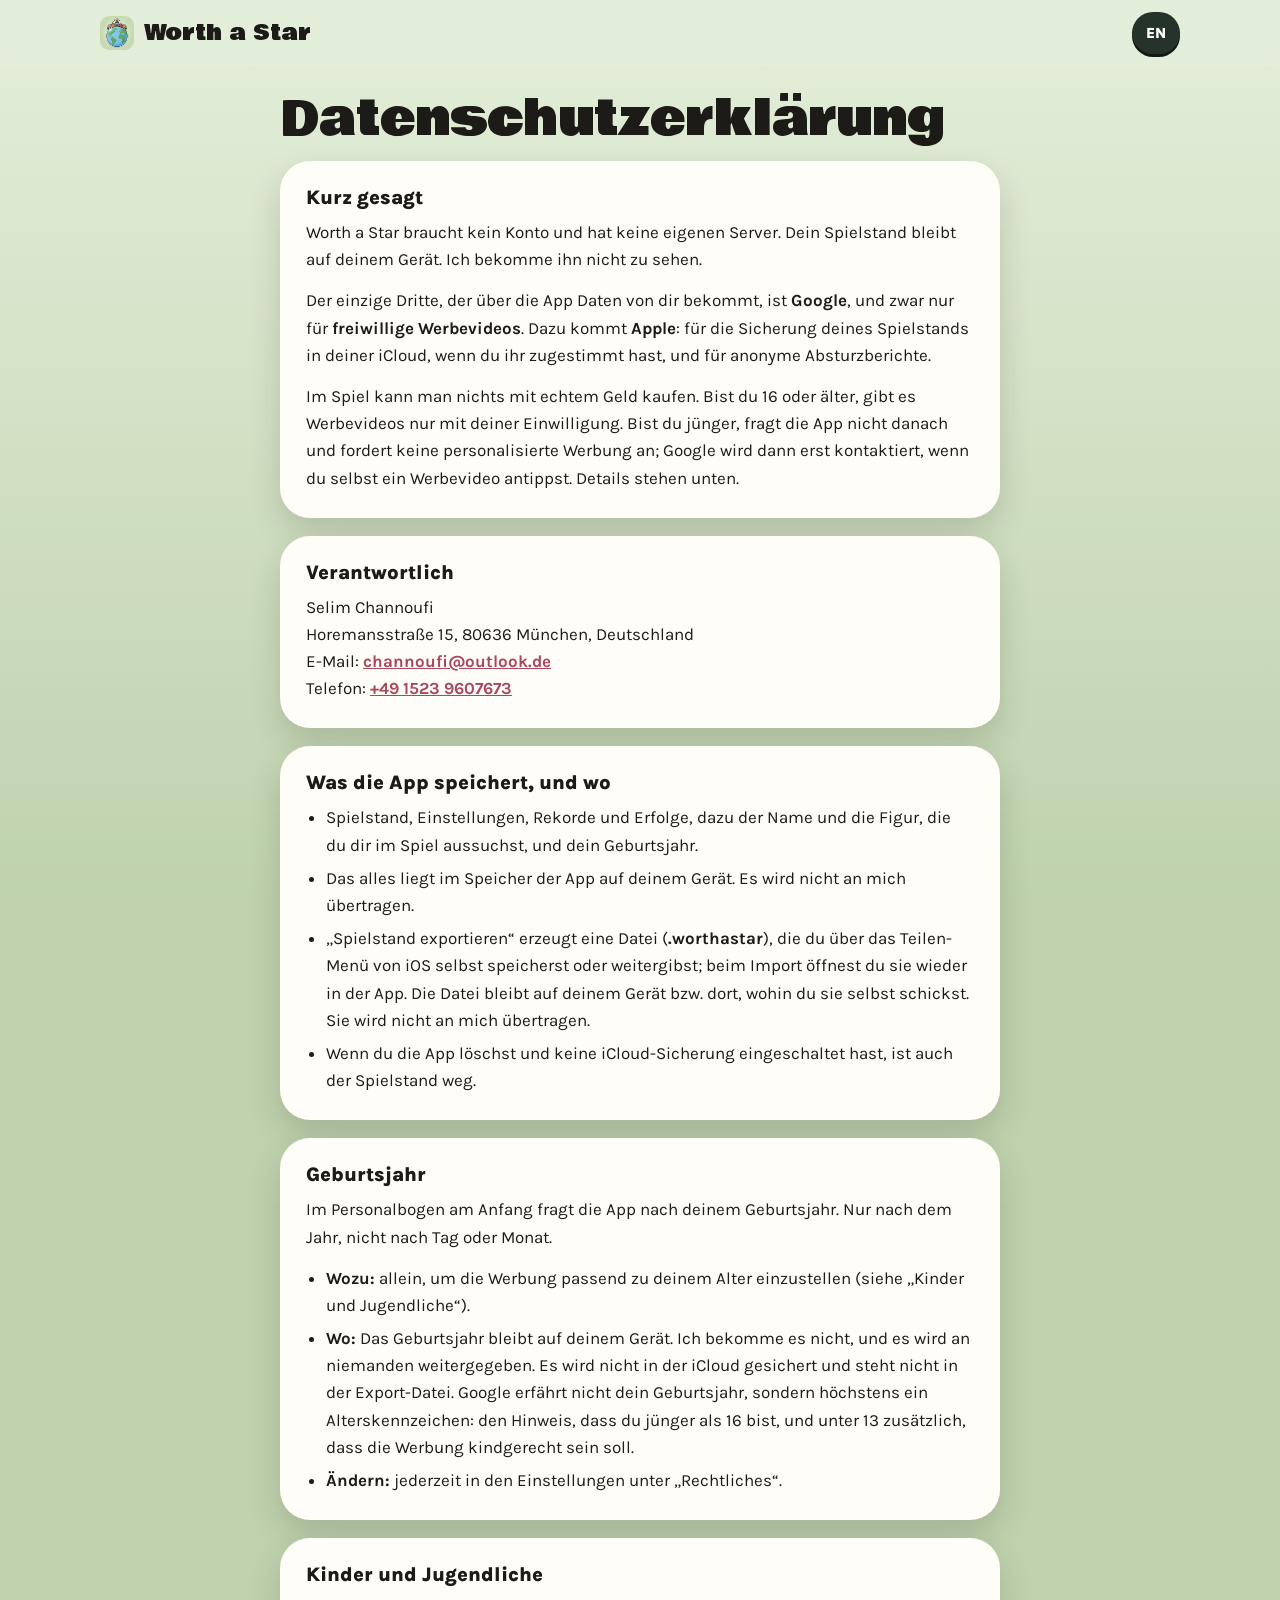
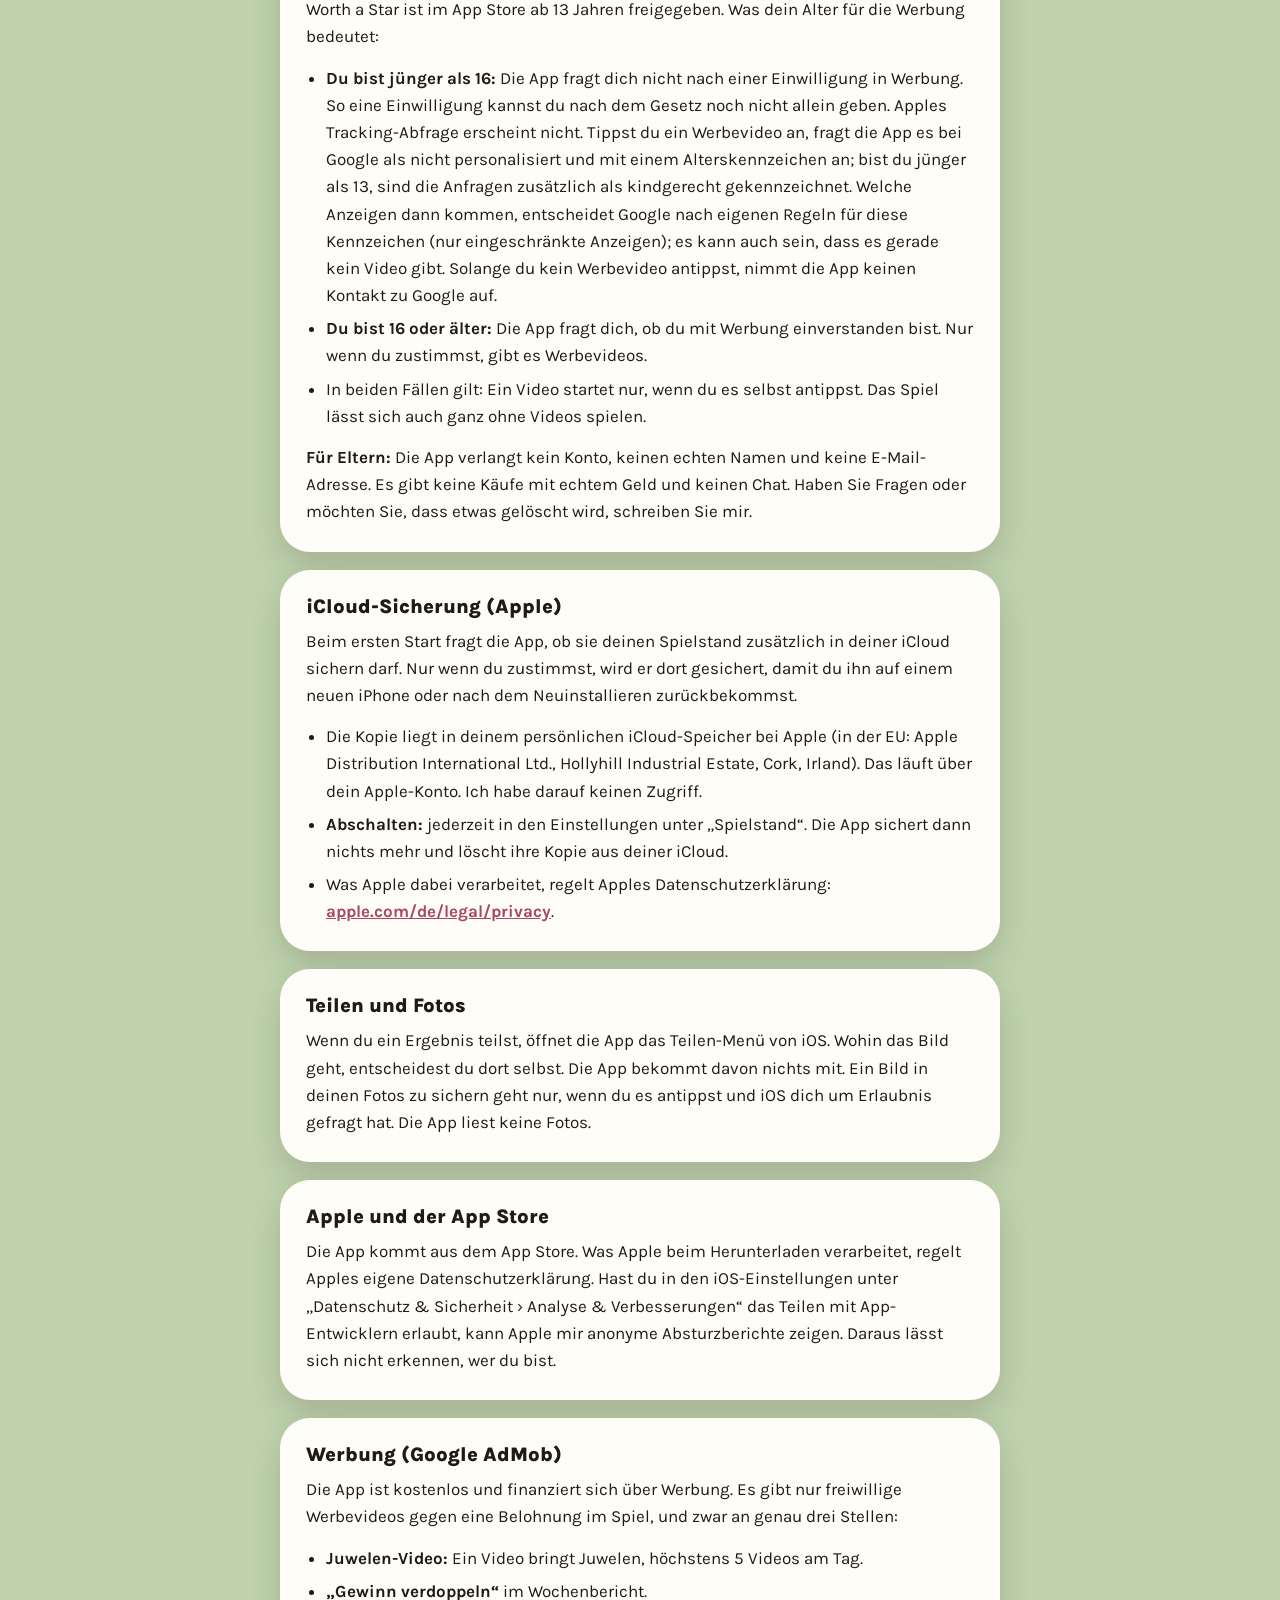
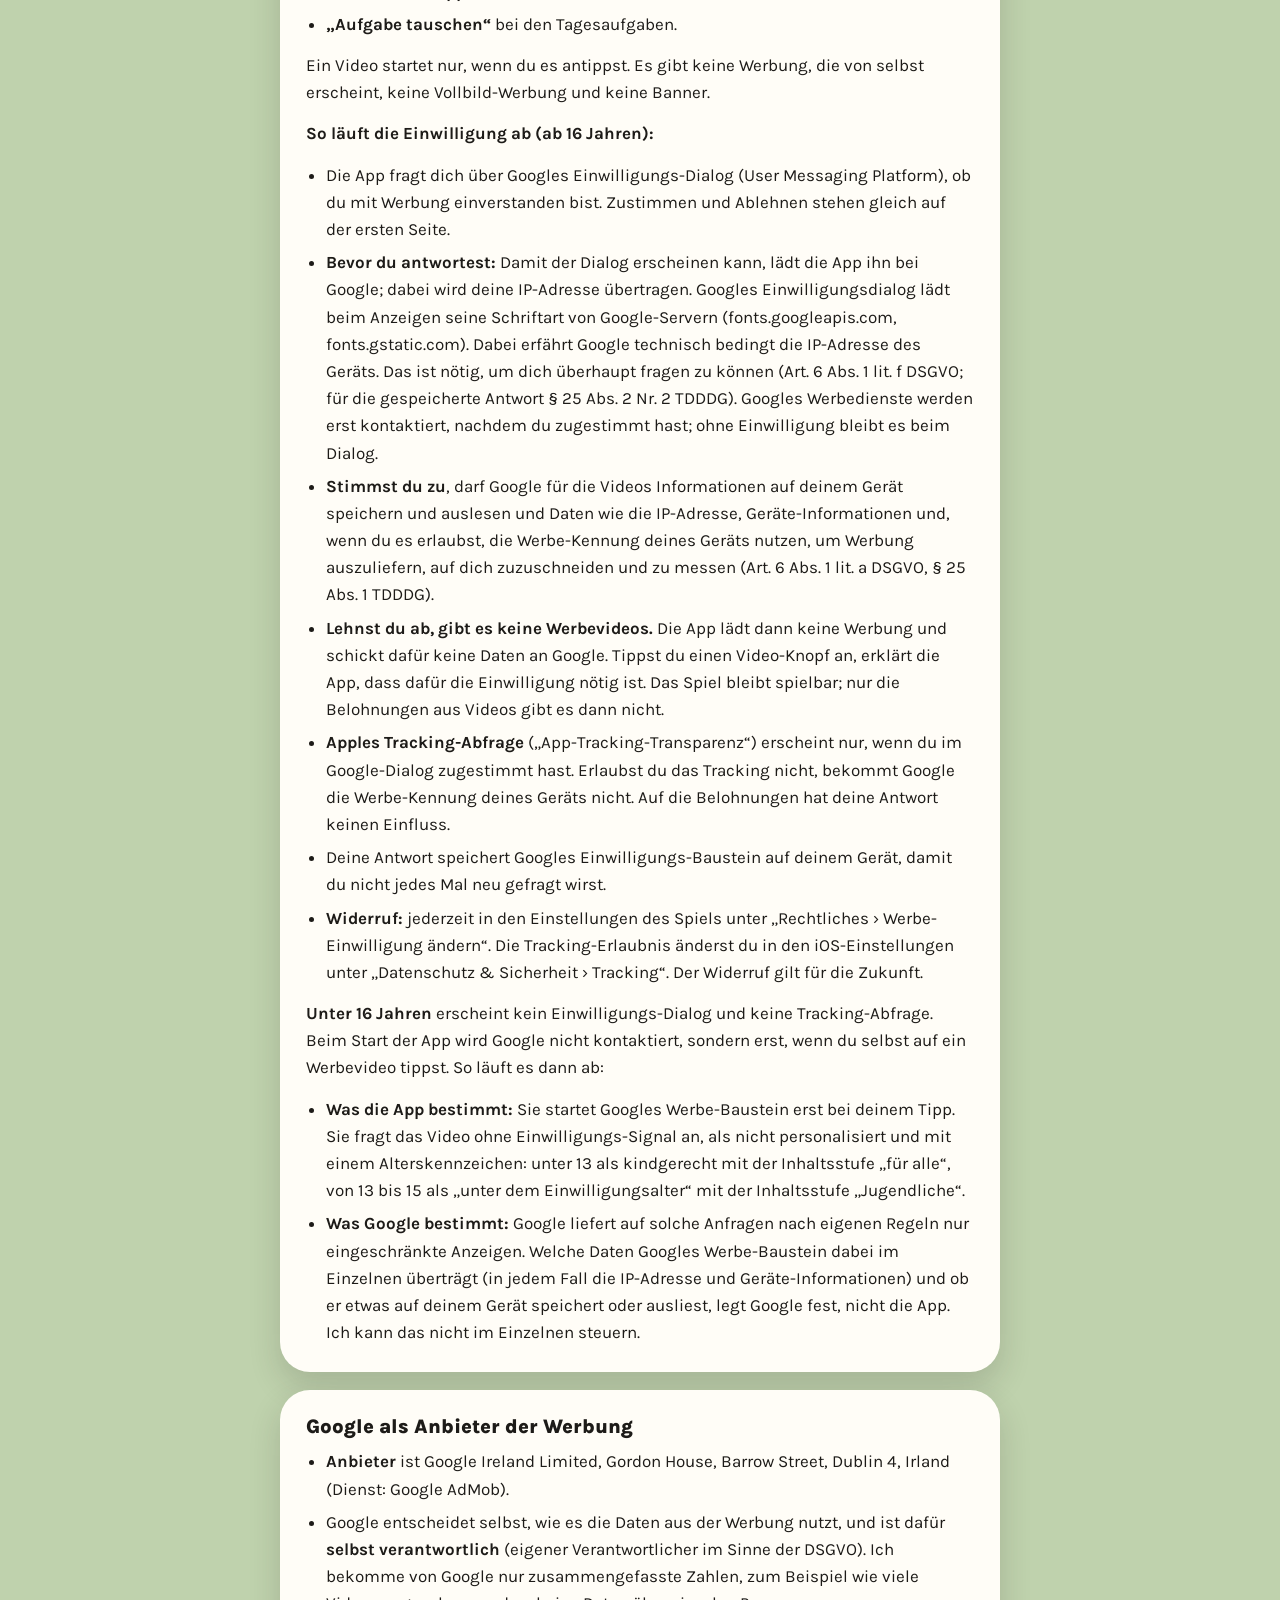
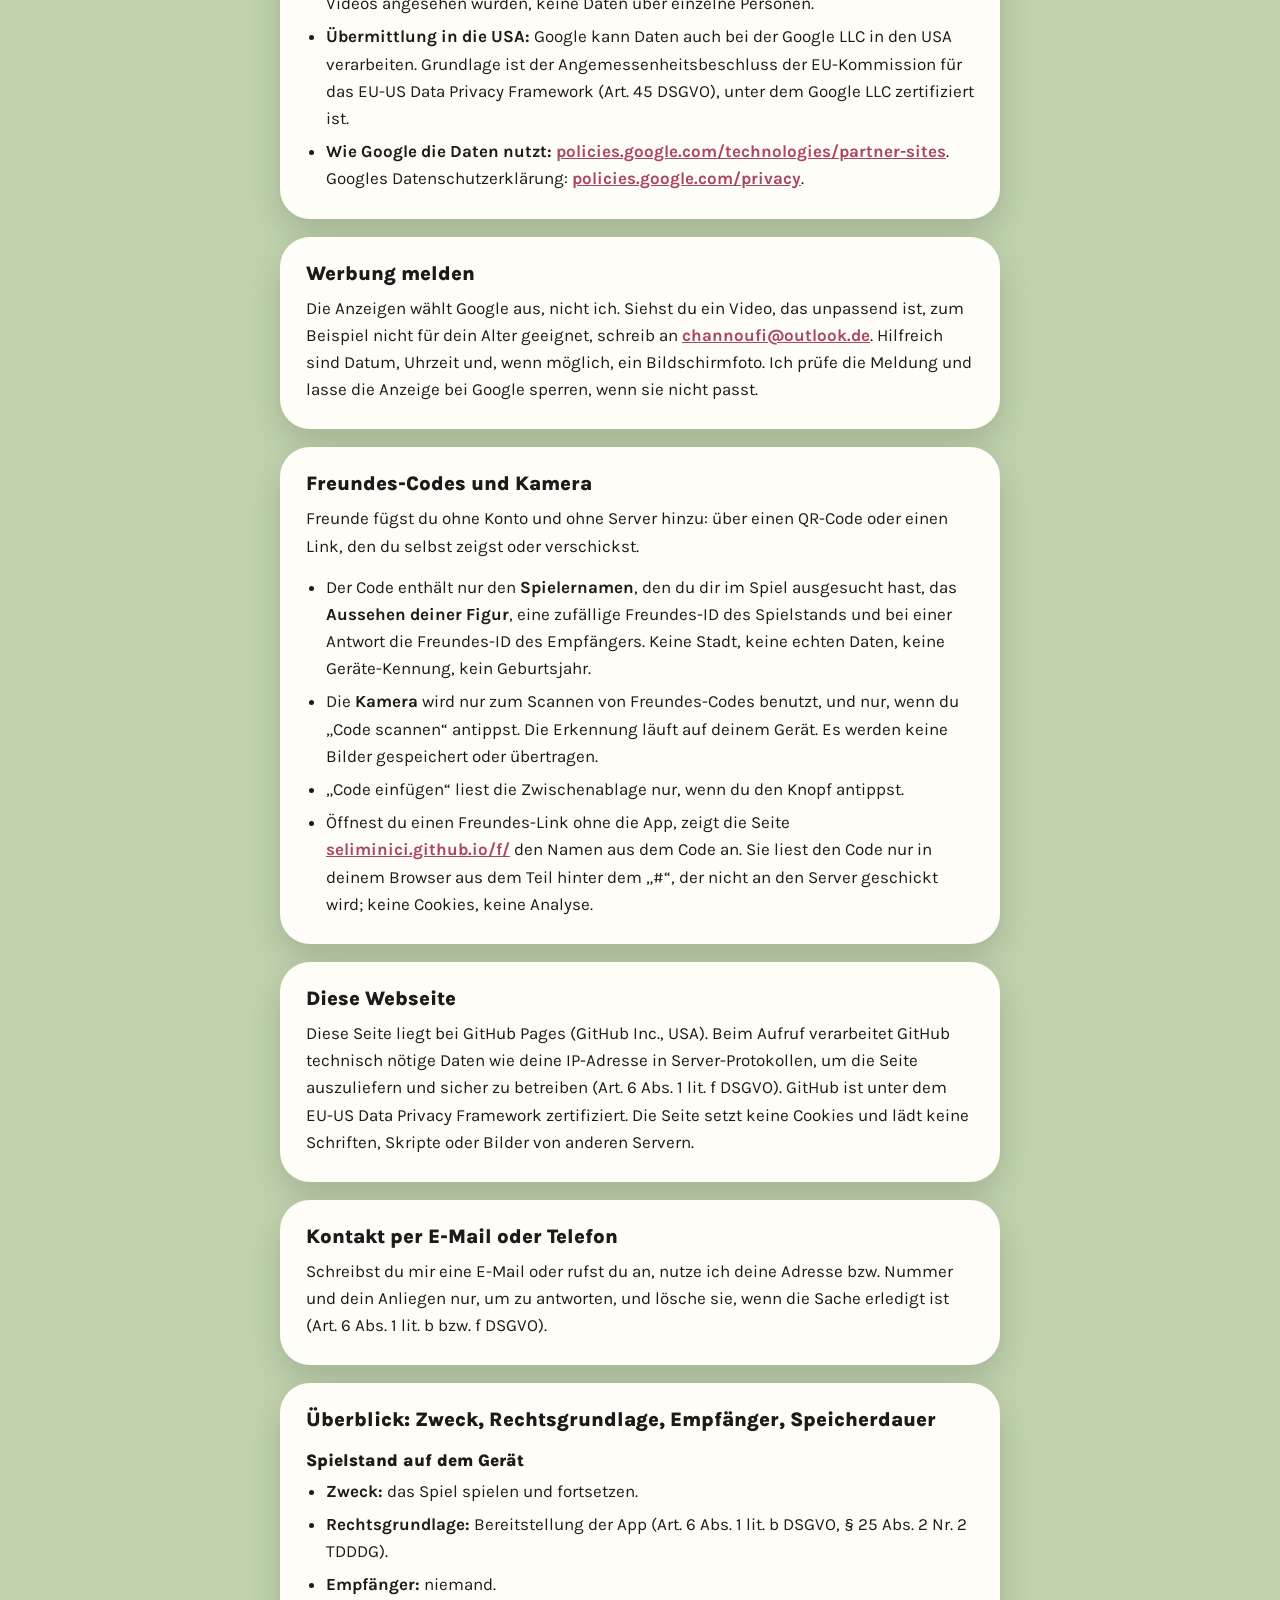
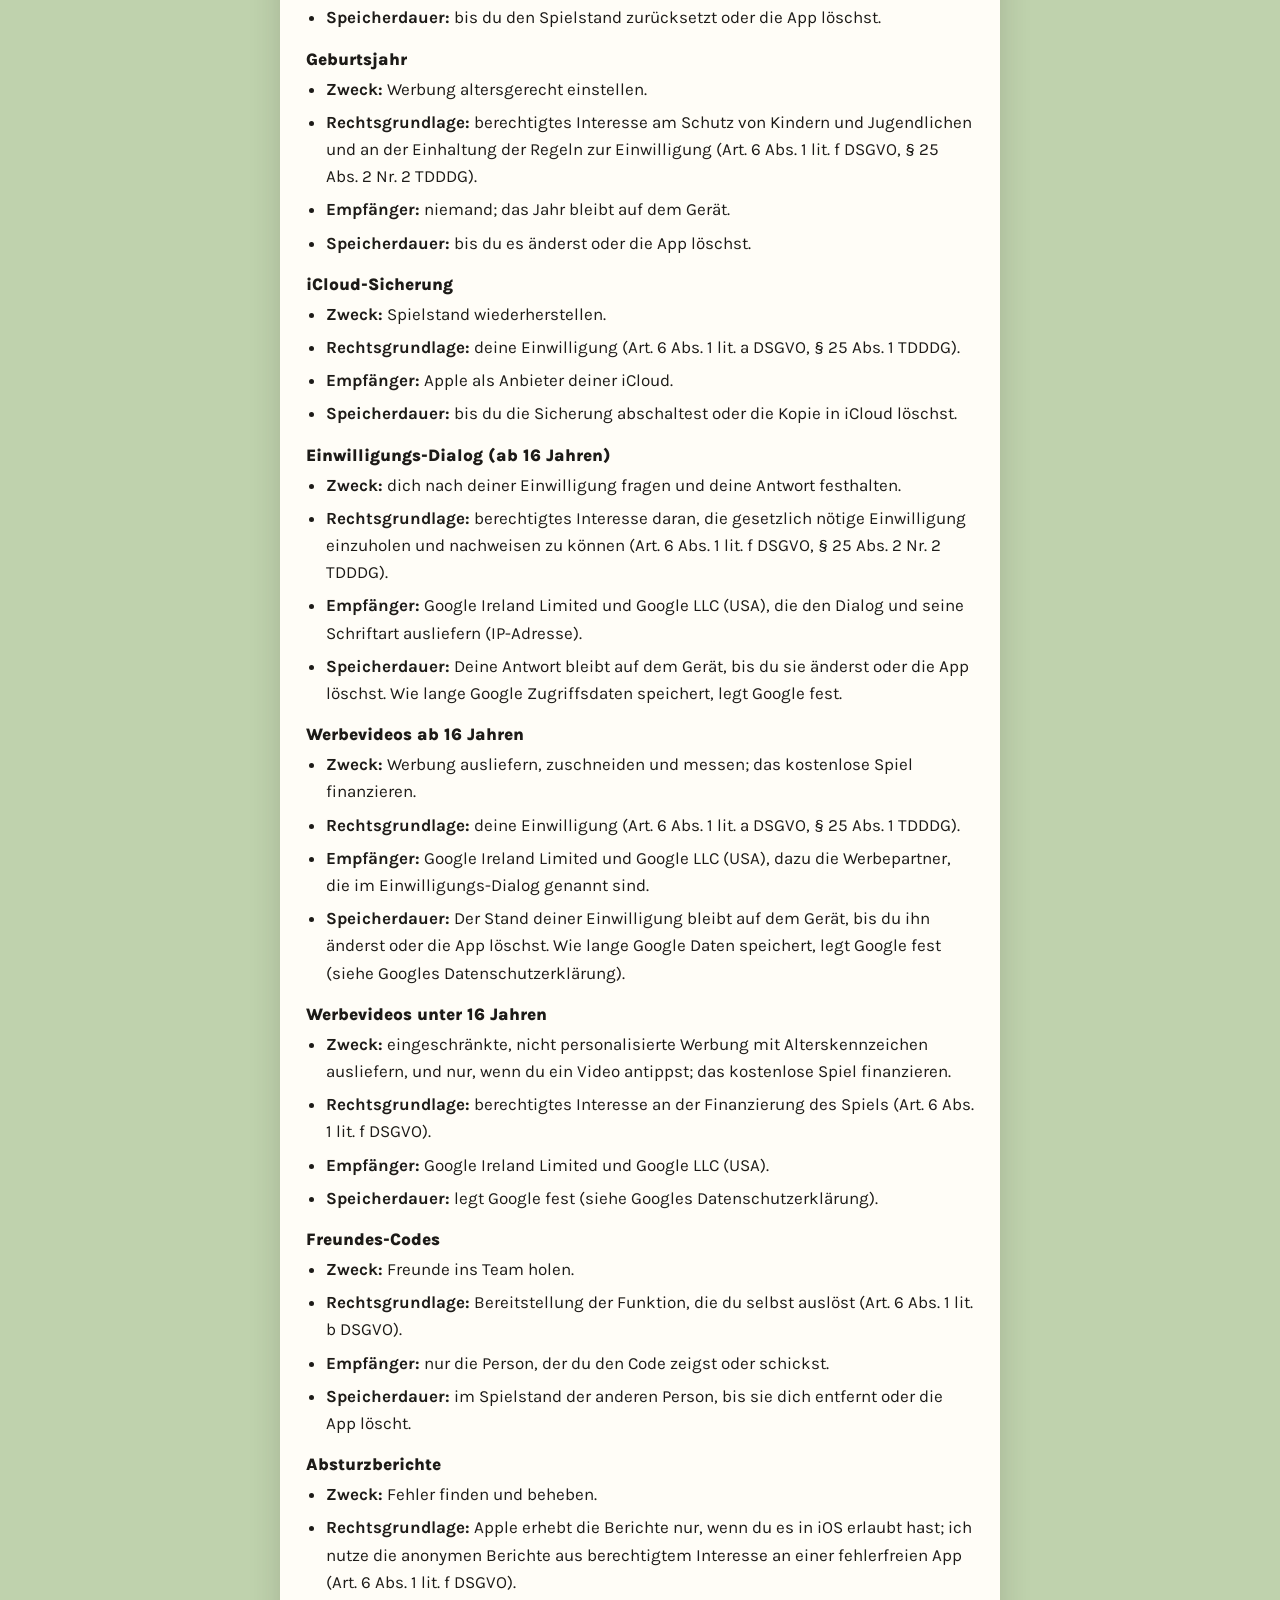
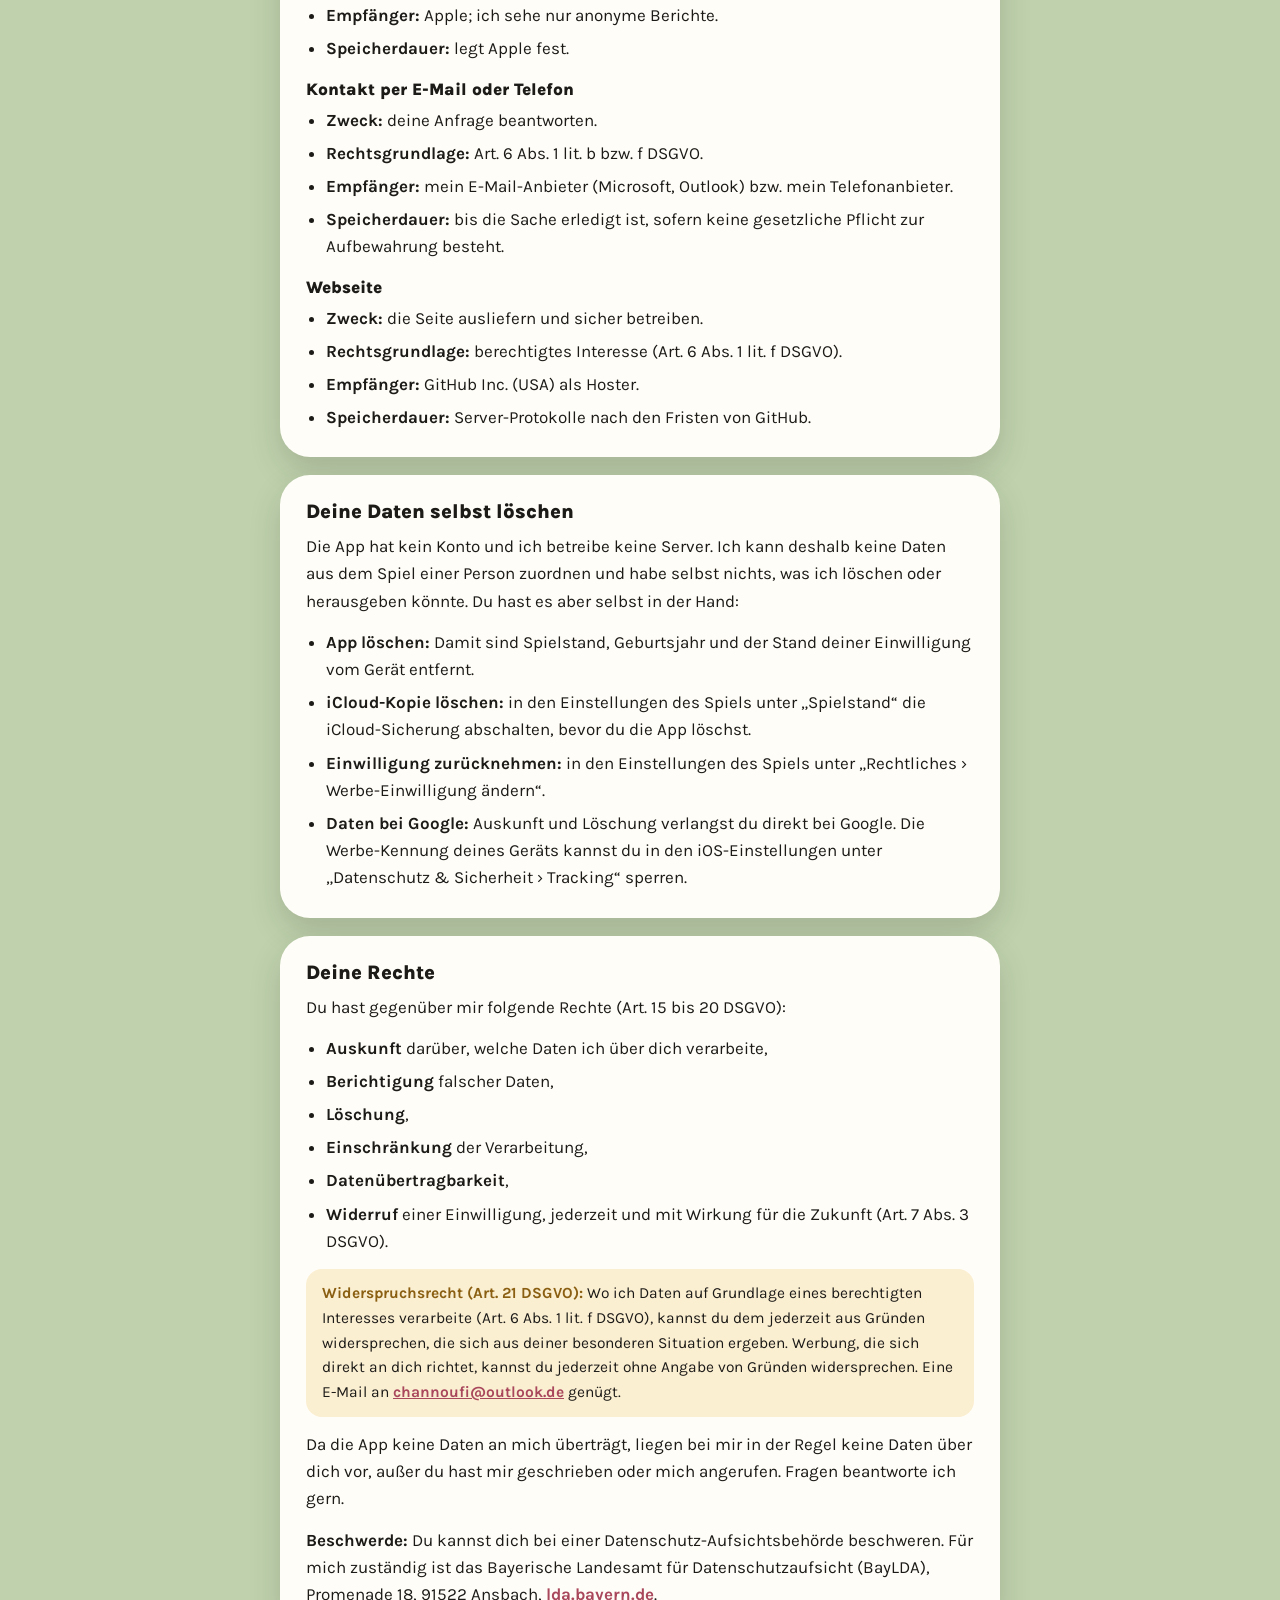
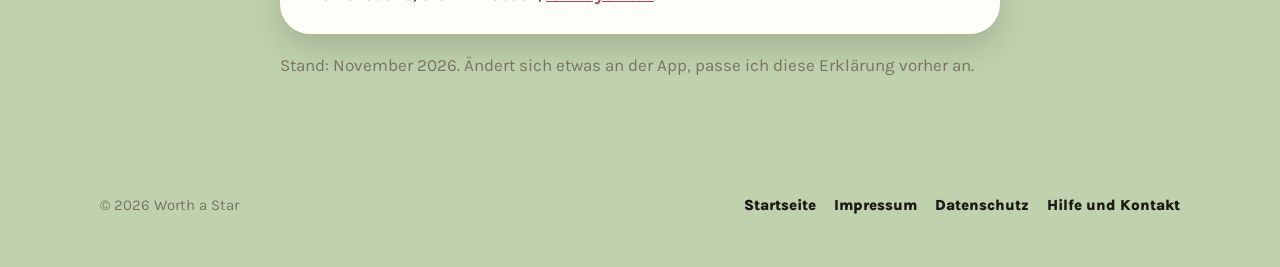
<file: datenschutz.html>
<!doctype html>
<html lang="de">
<head>
<meta charset="utf-8">
<meta name="viewport" content="width=device-width, initial-scale=1">
<title>Datenschutz · Worth a Star</title>
<link rel="icon" href="img/logo/favicon-32.png" sizes="32x32" type="image/png">
<link rel="icon" href="img/logo/favicon-64.png" sizes="64x64" type="image/png">
<link rel="apple-touch-icon" href="img/logo/apple-touch-icon.png">
<link rel="stylesheet" href="style.css">
</head>
<body>
<header class="kopf">
  <div class="wrap">
    <a class="marke" href="index.html"><img src="img/logo/app-icon-128.png" alt="">Worth a Star</a>
    <nav class="nav"><a class="sprache" href="datenschutz-en.html" lang="en" hreflang="en">EN</a></nav>
  </div>
</header>
<main class="recht">
  <h1>Datenschutz­erklärung</h1>

  <div class="karte">
    <h2>Kurz gesagt</h2>
    <p>Worth a Star braucht kein Konto und hat keine eigenen Server. Dein Spielstand bleibt auf deinem Gerät. Ich bekomme ihn nicht zu sehen.</p>
    <p>Der einzige Dritte, der über die App Daten von dir bekommt, ist <b>Google</b>, und zwar nur für <b>freiwillige Werbevideos</b>. Dazu kommt <b>Apple</b>: für die Sicherung deines Spielstands in deiner iCloud, wenn du ihr zugestimmt hast, und für anonyme Absturzberichte.</p>
    <p>Im Spiel kann man nichts mit echtem Geld kaufen. Bist du 16 oder älter, gibt es Werbevideos nur mit deiner Einwilligung. Bist du jünger, fragt die App nicht danach und fordert keine personalisierte Werbung an; Google wird dann erst kontaktiert, wenn du selbst ein Werbevideo antippst. Details stehen unten.</p>
  </div>

  <div class="karte">
    <h2>Verantwortlich</h2>
    <address>
      Selim Channoufi<br>
      Horemansstraße 15, 80636 München, Deutschland<br>
      E-Mail: <a href="mailto:channoufi@outlook.de">channoufi@outlook.de</a><br>
      Telefon: <a href="tel:+4915239607673">+49 1523 9607673</a>
    </address>
  </div>

  <div class="karte">
    <h2>Was die App speichert, und wo</h2>
    <ul>
      <li>Spielstand, Einstellungen, Rekorde und Erfolge, dazu der Name und die Figur, die du dir im Spiel aussuchst, und dein Geburtsjahr.</li>
      <li>Das alles liegt im Speicher der App auf deinem Gerät. Es wird nicht an mich übertragen.</li>
      <li>„Spielstand exportieren“ erzeugt eine Datei (<b>.worthastar</b>), die du über das Teilen-Menü von iOS selbst speicherst oder weitergibst; beim Import öffnest du sie wieder in der App. Die Datei bleibt auf deinem Gerät bzw. dort, wohin du sie selbst schickst. Sie wird nicht an mich übertragen.</li>
      <li>Wenn du die App löschst und keine iCloud-Sicherung eingeschaltet hast, ist auch der Spielstand weg.</li>
    </ul>
  </div>

  <div class="karte">
    <h2>Geburtsjahr</h2>
    <p>Im Personalbogen am Anfang fragt die App nach deinem Geburtsjahr. Nur nach dem Jahr, nicht nach Tag oder Monat.</p>
    <ul>
      <li><b>Wozu:</b> allein, um die Werbung passend zu deinem Alter einzustellen (siehe „Kinder und Jugendliche“).</li>
      <li><b>Wo:</b> Das Geburtsjahr bleibt auf deinem Gerät. Ich bekomme es nicht, und es wird an niemanden weitergegeben. Es wird nicht in der iCloud gesichert und steht nicht in der Export-Datei. Google erfährt nicht dein Geburtsjahr, sondern höchstens ein Alterskennzeichen: den Hinweis, dass du jünger als 16 bist, und unter 13 zusätzlich, dass die Werbung kindgerecht sein soll.</li>
      <li><b>Ändern:</b> jederzeit in den Einstellungen unter „Rechtliches“.</li>
    </ul>
  </div>

  <div class="karte">
    <h2>Kinder und Jugendliche</h2>
    <p>Worth a Star ist im App Store ab 13 Jahren freigegeben. Was dein Alter für die Werbung bedeutet:</p>
    <ul>
      <li><b>Du bist jünger als 16:</b> Die App fragt dich nicht nach einer Einwilligung in Werbung. So eine Einwilligung kannst du nach dem Gesetz noch nicht allein geben. Apples Tracking-Abfrage erscheint nicht. Tippst du ein Werbevideo an, fragt die App es bei Google als nicht personalisiert und mit einem Alterskennzeichen an; bist du jünger als 13, sind die Anfragen zusätzlich als kindgerecht gekennzeichnet. Welche Anzeigen dann kommen, entscheidet Google nach eigenen Regeln für diese Kennzeichen (nur eingeschränkte Anzeigen); es kann auch sein, dass es gerade kein Video gibt. Solange du kein Werbevideo antippst, nimmt die App keinen Kontakt zu Google auf.</li>
      <li><b>Du bist 16 oder älter:</b> Die App fragt dich, ob du mit Werbung einverstanden bist. Nur wenn du zustimmst, gibt es Werbevideos.</li>
      <li>In beiden Fällen gilt: Ein Video startet nur, wenn du es selbst antippst. Das Spiel lässt sich auch ganz ohne Videos spielen.</li>
    </ul>
    <p><b>Für Eltern:</b> Die App verlangt kein Konto, keinen echten Namen und keine E-Mail-Adresse. Es gibt keine Käufe mit echtem Geld und keinen Chat. Haben Sie Fragen oder möchten Sie, dass etwas gelöscht wird, schreiben Sie mir.</p>
  </div>

  <div class="karte">
    <h2>iCloud-Sicherung (Apple)</h2>
    <p>Beim ersten Start fragt die App, ob sie deinen Spielstand zusätzlich in deiner iCloud sichern darf. Nur wenn du zustimmst, wird er dort gesichert, damit du ihn auf einem neuen iPhone oder nach dem Neuinstallieren zurückbekommst.</p>
    <ul>
      <li>Die Kopie liegt in deinem persönlichen iCloud-Speicher bei Apple (in der EU: Apple Distribution International Ltd., Hollyhill Industrial Estate, Cork, Irland). Das läuft über dein Apple-Konto. Ich habe darauf keinen Zugriff.</li>
      <li><b>Abschalten:</b> jederzeit in den Einstellungen unter „Spielstand“. Die App sichert dann nichts mehr und löscht ihre Kopie aus deiner iCloud.</li>
      <li>Was Apple dabei verarbeitet, regelt Apples Datenschutzerklärung: <a href="https://www.apple.com/de/legal/privacy/">apple.com/de/legal/privacy</a>.</li>
    </ul>
  </div>

  <div class="karte">
    <h2>Teilen und Fotos</h2>
    <p>Wenn du ein Ergebnis teilst, öffnet die App das Teilen-Menü von iOS. Wohin das Bild geht, entscheidest du dort selbst. Die App bekommt davon nichts mit. Ein Bild in deinen Fotos zu sichern geht nur, wenn du es antippst und iOS dich um Erlaubnis gefragt hat. Die App liest keine Fotos.</p>
  </div>

  <div class="karte">
    <h2>Apple und der App Store</h2>
    <p>Die App kommt aus dem App Store. Was Apple beim Herunterladen verarbeitet, regelt Apples eigene Datenschutzerklärung. Hast du in den iOS-Einstellungen unter „Datenschutz &amp; Sicherheit › Analyse &amp; Verbesserungen“ das Teilen mit App-Entwicklern erlaubt, kann Apple mir anonyme Absturzberichte zeigen. Daraus lässt sich nicht erkennen, wer du bist.</p>
  </div>

  <div class="karte">
    <h2>Werbung (Google AdMob)</h2>
    <p>Die App ist kostenlos und finanziert sich über Werbung. Es gibt nur freiwillige Werbevideos gegen eine Belohnung im Spiel, und zwar an genau drei Stellen:</p>
    <ul>
      <li><b>Juwelen-Video:</b> Ein Video bringt Juwelen, höchstens 5 Videos am Tag.</li>
      <li><b>„Gewinn verdoppeln“</b> im Wochenbericht.</li>
      <li><b>„Aufgabe tauschen“</b> bei den Tagesaufgaben.</li>
    </ul>
    <p>Ein Video startet nur, wenn du es antippst. Es gibt keine Werbung, die von selbst erscheint, keine Vollbild-Werbung und keine Banner.</p>
    <p><b>So läuft die Einwilligung ab (ab 16 Jahren):</b></p>
    <ul>
      <li>Die App fragt dich über Googles Einwilligungs-Dialog (User Messaging Platform), ob du mit Werbung einverstanden bist. Zustimmen und Ablehnen stehen gleich auf der ersten Seite.</li>
      <li><b>Bevor du antwortest:</b> Damit der Dialog erscheinen kann, lädt die App ihn bei Google; dabei wird deine IP-Adresse übertragen. Googles Einwilligungsdialog lädt beim Anzeigen seine Schriftart von Google-Servern (fonts.googleapis.com, fonts.gstatic.com). Dabei erfährt Google technisch bedingt die IP-Adresse des Geräts. Das ist nötig, um dich überhaupt fragen zu können (Art. 6 Abs. 1 lit. f DSGVO; für die gespeicherte Antwort § 25 Abs. 2 Nr. 2 TDDDG). Googles Werbedienste werden erst kontaktiert, nachdem du zugestimmt hast; ohne Einwilligung bleibt es beim Dialog.</li>
      <li><b>Stimmst du zu</b>, darf Google für die Videos Informationen auf deinem Gerät speichern und auslesen und Daten wie die IP-Adresse, Geräte-Informationen und, wenn du es erlaubst, die Werbe-Kennung deines Geräts nutzen, um Werbung auszuliefern, auf dich zuzuschneiden und zu messen (Art. 6 Abs. 1 lit. a DSGVO, § 25 Abs. 1 TDDDG).</li>
      <li><b>Lehnst du ab, gibt es keine Werbevideos.</b> Die App lädt dann keine Werbung und schickt dafür keine Daten an Google. Tippst du einen Video-Knopf an, erklärt die App, dass dafür die Einwilligung nötig ist. Das Spiel bleibt spielbar; nur die Belohnungen aus Videos gibt es dann nicht.</li>
      <li><b>Apples Tracking-Abfrage</b> („App-Tracking-Transparenz“) erscheint nur, wenn du im Google-Dialog zugestimmt hast. Erlaubst du das Tracking nicht, bekommt Google die Werbe-Kennung deines Geräts nicht. Auf die Belohnungen hat deine Antwort keinen Einfluss.</li>
      <li>Deine Antwort speichert Googles Einwilligungs-Baustein auf deinem Gerät, damit du nicht jedes Mal neu gefragt wirst.</li>
      <li><b>Widerruf:</b> jederzeit in den Einstellungen des Spiels unter „Rechtliches › Werbe-Einwilligung ändern“. Die Tracking-Erlaubnis änderst du in den iOS-Einstellungen unter „Datenschutz &amp; Sicherheit › Tracking“. Der Widerruf gilt für die Zukunft.</li>
    </ul>
    <p><b>Unter 16 Jahren</b> erscheint kein Einwilligungs-Dialog und keine Tracking-Abfrage. Beim Start der App wird Google nicht kontaktiert, sondern erst, wenn du selbst auf ein Werbevideo tippst. So läuft es dann ab:</p>
    <ul>
      <li><b>Was die App bestimmt:</b> Sie startet Googles Werbe-Baustein erst bei deinem Tipp. Sie fragt das Video ohne Einwilligungs-Signal an, als nicht personalisiert und mit einem Alterskennzeichen: unter 13 als kindgerecht mit der Inhaltsstufe „für alle“, von 13 bis 15 als „unter dem Einwilligungsalter“ mit der Inhaltsstufe „Jugendliche“.</li>
      <li><b>Was Google bestimmt:</b> Google liefert auf solche Anfragen nach eigenen Regeln nur eingeschränkte Anzeigen. Welche Daten Googles Werbe-Baustein dabei im Einzelnen überträgt (in jedem Fall die IP-Adresse und Geräte-Informationen) und ob er etwas auf deinem Gerät speichert oder ausliest, legt Google fest, nicht die App. Ich kann das nicht im Einzelnen steuern.</li>
    </ul>
  </div>

  <div class="karte">
    <h2>Google als Anbieter der Werbung</h2>
    <ul>
      <li><b>Anbieter</b> ist Google Ireland Limited, Gordon House, Barrow Street, Dublin 4, Irland (Dienst: Google AdMob).</li>
      <li>Google entscheidet selbst, wie es die Daten aus der Werbung nutzt, und ist dafür <b>selbst verantwortlich</b> (eigener Verantwortlicher im Sinne der DSGVO). Ich bekomme von Google nur zusammengefasste Zahlen, zum Beispiel wie viele Videos angesehen wurden, keine Daten über einzelne Personen.</li>
      <li><b>Übermittlung in die USA:</b> Google kann Daten auch bei der Google LLC in den USA verarbeiten. Grundlage ist der Angemessenheitsbeschluss der EU-Kommission für das EU-US Data Privacy Framework (Art. 45 DSGVO), unter dem Google LLC zertifiziert ist.</li>
      <li><b>Wie Google die Daten nutzt:</b> <a href="https://policies.google.com/technologies/partner-sites?hl=de">policies.google.com/technologies/partner-sites</a>. Googles Datenschutzerklärung: <a href="https://policies.google.com/privacy?hl=de">policies.google.com/privacy</a>.</li>
    </ul>
  </div>

  <div class="karte">
    <h2>Werbung melden</h2>
    <p>Die Anzeigen wählt Google aus, nicht ich. Siehst du ein Video, das unpassend ist, zum Beispiel nicht für dein Alter geeignet, schreib an <a href="mailto:channoufi@outlook.de">channoufi@outlook.de</a>. Hilfreich sind Datum, Uhrzeit und, wenn möglich, ein Bildschirmfoto. Ich prüfe die Meldung und lasse die Anzeige bei Google sperren, wenn sie nicht passt.</p>
  </div>

  <div class="karte">
    <h2>Freundes-Codes und Kamera</h2>
    <p>Freunde fügst du ohne Konto und ohne Server hinzu: über einen QR-Code oder einen Link, den du selbst zeigst oder verschickst.</p>
    <ul>
      <li>Der Code enthält nur den <b>Spielernamen</b>, den du dir im Spiel ausgesucht hast, das <b>Aussehen deiner Figur</b>, eine zufällige Freundes-ID des Spielstands und bei einer Antwort die Freundes-ID des Empfängers. Keine Stadt, keine echten Daten, keine Geräte-Kennung, kein Geburtsjahr.</li>
      <li>Die <b>Kamera</b> wird nur zum Scannen von Freundes-Codes benutzt, und nur, wenn du „Code scannen“ antippst. Die Erkennung läuft auf deinem Gerät. Es werden keine Bilder gespeichert oder übertragen.</li>
      <li>„Code einfügen“ liest die Zwischenablage nur, wenn du den Knopf antippst.</li>
      <li>Öffnest du einen Freundes-Link ohne die App, zeigt die Seite <a href="https://seliminici.github.io/f/">seliminici.github.io/f/</a> den Namen aus dem Code an. Sie liest den Code nur in deinem Browser aus dem Teil hinter dem „#“, der nicht an den Server geschickt wird; keine Cookies, keine Analyse.</li>
    </ul>
  </div>

  <div class="karte">
    <h2>Diese Webseite</h2>
    <p>Diese Seite liegt bei GitHub Pages (GitHub Inc., USA). Beim Aufruf verarbeitet GitHub technisch nötige Daten wie deine IP-Adresse in Server-Protokollen, um die Seite auszuliefern und sicher zu betreiben (Art. 6 Abs. 1 lit. f DSGVO). GitHub ist unter dem EU-US Data Privacy Framework zertifiziert. Die Seite setzt keine Cookies und lädt keine Schriften, Skripte oder Bilder von anderen Servern.</p>
  </div>

  <div class="karte">
    <h2>Kontakt per E-Mail oder Telefon</h2>
    <p>Schreibst du mir eine E-Mail oder rufst du an, nutze ich deine Adresse bzw. Nummer und dein Anliegen nur, um zu antworten, und lösche sie, wenn die Sache erledigt ist (Art. 6 Abs. 1 lit. b bzw. f DSGVO).</p>
  </div>

  <div class="karte">
    <h2>Überblick: Zweck, Rechtsgrundlage, Empfänger, Speicherdauer</h2>

    <h3>Spielstand auf dem Gerät</h3>
    <ul>
      <li><b>Zweck:</b> das Spiel spielen und fortsetzen.</li>
      <li><b>Rechtsgrundlage:</b> Bereitstellung der App (Art. 6 Abs. 1 lit. b DSGVO, § 25 Abs. 2 Nr. 2 TDDDG).</li>
      <li><b>Empfänger:</b> niemand.</li>
      <li><b>Speicherdauer:</b> bis du den Spielstand zurücksetzt oder die App löschst.</li>
    </ul>

    <h3>Geburtsjahr</h3>
    <ul>
      <li><b>Zweck:</b> Werbung altersgerecht einstellen.</li>
      <li><b>Rechtsgrundlage:</b> berechtigtes Interesse am Schutz von Kindern und Jugendlichen und an der Einhaltung der Regeln zur Einwilligung (Art. 6 Abs. 1 lit. f DSGVO, § 25 Abs. 2 Nr. 2 TDDDG).</li>
      <li><b>Empfänger:</b> niemand; das Jahr bleibt auf dem Gerät.</li>
      <li><b>Speicherdauer:</b> bis du es änderst oder die App löschst.</li>
    </ul>

    <h3>iCloud-Sicherung</h3>
    <ul>
      <li><b>Zweck:</b> Spielstand wiederherstellen.</li>
      <li><b>Rechtsgrundlage:</b> deine Einwilligung (Art. 6 Abs. 1 lit. a DSGVO, § 25 Abs. 1 TDDDG).</li>
      <li><b>Empfänger:</b> Apple als Anbieter deiner iCloud.</li>
      <li><b>Speicherdauer:</b> bis du die Sicherung abschaltest oder die Kopie in iCloud löschst.</li>
    </ul>

    <h3>Einwilligungs-Dialog (ab 16 Jahren)</h3>
    <ul>
      <li><b>Zweck:</b> dich nach deiner Einwilligung fragen und deine Antwort festhalten.</li>
      <li><b>Rechtsgrundlage:</b> berechtigtes Interesse daran, die gesetzlich nötige Einwilligung einzuholen und nachweisen zu können (Art. 6 Abs. 1 lit. f DSGVO, § 25 Abs. 2 Nr. 2 TDDDG).</li>
      <li><b>Empfänger:</b> Google Ireland Limited und Google LLC (USA), die den Dialog und seine Schriftart ausliefern (IP-Adresse).</li>
      <li><b>Speicherdauer:</b> Deine Antwort bleibt auf dem Gerät, bis du sie änderst oder die App löschst. Wie lange Google Zugriffsdaten speichert, legt Google fest.</li>
    </ul>

    <h3>Werbevideos ab 16 Jahren</h3>
    <ul>
      <li><b>Zweck:</b> Werbung ausliefern, zuschneiden und messen; das kostenlose Spiel finanzieren.</li>
      <li><b>Rechtsgrundlage:</b> deine Einwilligung (Art. 6 Abs. 1 lit. a DSGVO, § 25 Abs. 1 TDDDG).</li>
      <li><b>Empfänger:</b> Google Ireland Limited und Google LLC (USA), dazu die Werbepartner, die im Einwilligungs-Dialog genannt sind.</li>
      <li><b>Speicherdauer:</b> Der Stand deiner Einwilligung bleibt auf dem Gerät, bis du ihn änderst oder die App löschst. Wie lange Google Daten speichert, legt Google fest (siehe Googles Datenschutzerklärung).</li>
    </ul>

    <h3>Werbevideos unter 16 Jahren</h3>
    <ul>
      <li><b>Zweck:</b> eingeschränkte, nicht personalisierte Werbung mit Alterskennzeichen ausliefern, und nur, wenn du ein Video antippst; das kostenlose Spiel finanzieren.</li>
      <li><b>Rechtsgrundlage:</b> berechtigtes Interesse an der Finanzierung des Spiels (Art. 6 Abs. 1 lit. f DSGVO).</li>
      <li><b>Empfänger:</b> Google Ireland Limited und Google LLC (USA).</li>
      <li><b>Speicherdauer:</b> legt Google fest (siehe Googles Datenschutzerklärung).</li>
    </ul>

    <h3>Freundes-Codes</h3>
    <ul>
      <li><b>Zweck:</b> Freunde ins Team holen.</li>
      <li><b>Rechtsgrundlage:</b> Bereitstellung der Funktion, die du selbst auslöst (Art. 6 Abs. 1 lit. b DSGVO).</li>
      <li><b>Empfänger:</b> nur die Person, der du den Code zeigst oder schickst.</li>
      <li><b>Speicherdauer:</b> im Spielstand der anderen Person, bis sie dich entfernt oder die App löscht.</li>
    </ul>

    <h3>Absturzberichte</h3>
    <ul>
      <li><b>Zweck:</b> Fehler finden und beheben.</li>
      <li><b>Rechtsgrundlage:</b> Apple erhebt die Berichte nur, wenn du es in iOS erlaubt hast; ich nutze die anonymen Berichte aus berechtigtem Interesse an einer fehlerfreien App (Art. 6 Abs. 1 lit. f DSGVO).</li>
      <li><b>Empfänger:</b> Apple; ich sehe nur anonyme Berichte.</li>
      <li><b>Speicherdauer:</b> legt Apple fest.</li>
    </ul>

    <h3>Kontakt per E-Mail oder Telefon</h3>
    <ul>
      <li><b>Zweck:</b> deine Anfrage beantworten.</li>
      <li><b>Rechtsgrundlage:</b> Art. 6 Abs. 1 lit. b bzw. f DSGVO.</li>
      <li><b>Empfänger:</b> mein E-Mail-Anbieter (Microsoft, Outlook) bzw. mein Telefonanbieter.</li>
      <li><b>Speicherdauer:</b> bis die Sache erledigt ist, sofern keine gesetzliche Pflicht zur Aufbewahrung besteht.</li>
    </ul>

    <h3>Webseite</h3>
    <ul>
      <li><b>Zweck:</b> die Seite ausliefern und sicher betreiben.</li>
      <li><b>Rechtsgrundlage:</b> berechtigtes Interesse (Art. 6 Abs. 1 lit. f DSGVO).</li>
      <li><b>Empfänger:</b> GitHub Inc. (USA) als Hoster.</li>
      <li><b>Speicherdauer:</b> Server-Protokolle nach den Fristen von GitHub.</li>
    </ul>
  </div>

  <div class="karte">
    <h2>Deine Daten selbst löschen</h2>
    <p>Die App hat kein Konto und ich betreibe keine Server. Ich kann deshalb keine Daten aus dem Spiel einer Person zuordnen und habe selbst nichts, was ich löschen oder herausgeben könnte. Du hast es aber selbst in der Hand:</p>
    <ul>
      <li><b>App löschen:</b> Damit sind Spielstand, Geburtsjahr und der Stand deiner Einwilligung vom Gerät entfernt.</li>
      <li><b>iCloud-Kopie löschen:</b> in den Einstellungen des Spiels unter „Spielstand“ die iCloud-Sicherung abschalten, bevor du die App löschst.</li>
      <li><b>Einwilligung zurücknehmen:</b> in den Einstellungen des Spiels unter „Rechtliches › Werbe-Einwilligung ändern“.</li>
      <li><b>Daten bei Google:</b> Auskunft und Löschung verlangst du direkt bei Google. Die Werbe-Kennung deines Geräts kannst du in den iOS-Einstellungen unter „Datenschutz &amp; Sicherheit › Tracking“ sperren.</li>
    </ul>
  </div>

  <div class="karte">
    <h2>Deine Rechte</h2>
    <p>Du hast gegenüber mir folgende Rechte (Art. 15 bis 20 DSGVO):</p>
    <ul>
      <li><b>Auskunft</b> darüber, welche Daten ich über dich verarbeite,</li>
      <li><b>Berichtigung</b> falscher Daten,</li>
      <li><b>Löschung</b>,</li>
      <li><b>Einschränkung</b> der Verarbeitung,</li>
      <li><b>Datenübertragbarkeit</b>,</li>
      <li><b>Widerruf</b> einer Einwilligung, jederzeit und mit Wirkung für die Zukunft (Art. 7 Abs. 3 DSGVO).</li>
    </ul>
    <p class="tipp"><b>Widerspruchsrecht (Art. 21 DSGVO):</b> Wo ich Daten auf Grundlage eines berechtigten Interesses verarbeite (Art. 6 Abs. 1 lit. f DSGVO), kannst du dem jederzeit aus Gründen widersprechen, die sich aus deiner besonderen Situation ergeben. Werbung, die sich direkt an dich richtet, kannst du jederzeit ohne Angabe von Gründen widersprechen. Eine E-Mail an <a href="mailto:channoufi@outlook.de">channoufi@outlook.de</a> genügt.</p>
    <p>Da die App keine Daten an mich überträgt, liegen bei mir in der Regel keine Daten über dich vor, außer du hast mir geschrieben oder mich angerufen. Fragen beantworte ich gern.</p>
    <p><b>Beschwerde:</b> Du kannst dich bei einer Datenschutz-Aufsichtsbehörde beschweren. Für mich zuständig ist das Bayerische Landesamt für Datenschutzaufsicht (BayLDA), Promenade 18, 91522 Ansbach, <a href="https://www.lda.bayern.de/de/beschwerde.html">lda.bayern.de</a>.</p>
  </div>

  <p class="leise">Stand: November 2026. Ändert sich etwas an der App, passe ich diese Erklärung vorher an.</p>
</main>
<footer class="fuss"><div class="wrap"><span>© 2026 Worth a Star</span><nav><a href="index.html">Startseite</a><a href="impressum.html">Impressum</a><a href="datenschutz.html">Datenschutz</a><a href="anleitung.html#hilfe">Hilfe und Kontakt</a></nav></div></footer>
</body>
</html>
</file>
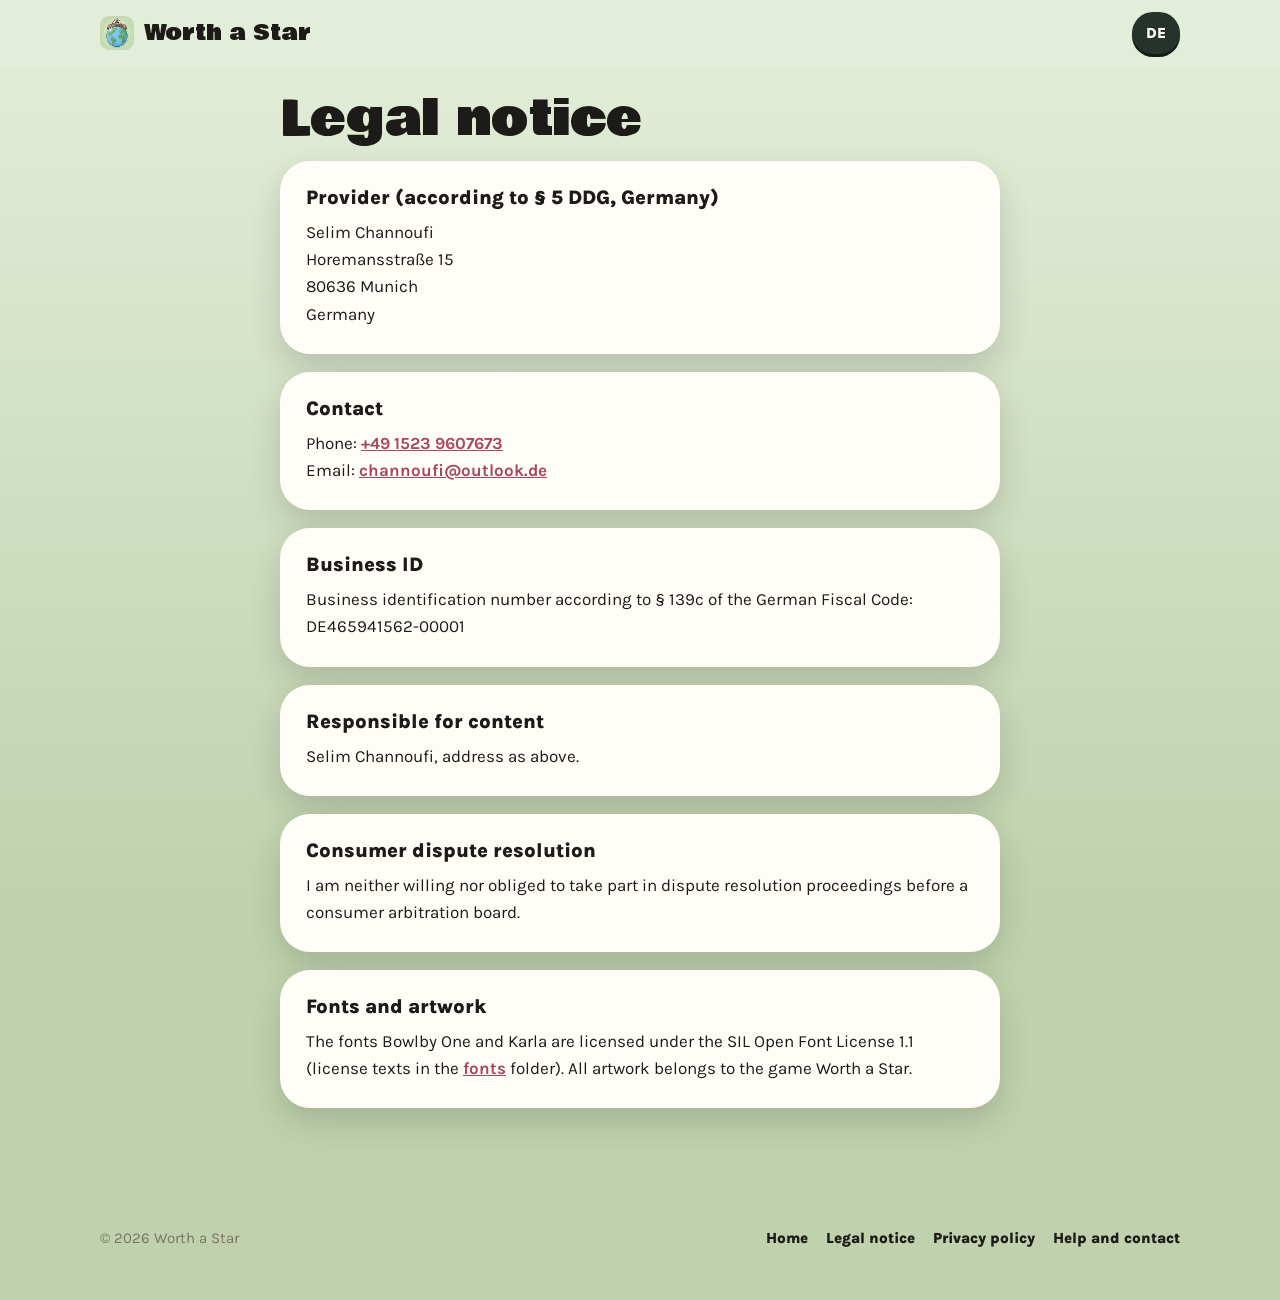
<file: impressum-en.html>
<!doctype html>
<html lang="en">
<head>
<meta charset="utf-8">
<meta name="viewport" content="width=device-width, initial-scale=1">
<title>Legal notice · Worth a Star</title>
<meta name="robots" content="noindex">
<link rel="icon" href="img/logo/favicon-32.png" sizes="32x32" type="image/png">
<link rel="icon" href="img/logo/favicon-64.png" sizes="64x64" type="image/png">
<link rel="apple-touch-icon" href="img/logo/apple-touch-icon.png">
<link rel="stylesheet" href="style.css">
</head>
<body>
<header class="kopf">
  <div class="wrap">
    <a class="marke" href="index-en.html"><img src="img/logo/app-icon-128.png" alt="">Worth a Star</a>
    <nav class="nav"><a class="sprache" href="impressum.html" lang="de" hreflang="de">DE</a></nav>
  </div>
</header>
<main class="recht">
  <h1>Legal notice</h1>

  <div class="karte">
    <h2>Provider (according to § 5 DDG, Germany)</h2>
    <address>
      Selim Channoufi<br>
      Horemansstraße 15<br>
      80636 Munich<br>
      Germany
    </address>
  </div>

  <div class="karte">
    <h2>Contact</h2>
    <p>Phone: <a href="tel:+4915239607673">+49 1523 9607673</a><br>
    Email: <a href="mailto:channoufi@outlook.de">channoufi@outlook.de</a></p>
  </div>

  <div class="karte">
    <h2>Business ID</h2>
    <p>Business identification number according to § 139c of the German Fiscal Code: DE465941562-00001</p>
  </div>

  <div class="karte">
    <h2>Responsible for content</h2>
    <p>Selim Channoufi, address as above.</p>
  </div>

  <div class="karte">
    <h2>Consumer dispute resolution</h2>
    <p>I am neither willing nor obliged to take part in dispute resolution proceedings before a consumer arbitration board.</p>
  </div>

  <div class="karte">
    <h2>Fonts and artwork</h2>
    <p>The fonts Bowlby One and Karla are licensed under the SIL Open Font License 1.1 (license texts in the <a href="fonts/LICENSE-karla.txt">fonts</a> folder). All artwork belongs to the game Worth a Star.</p>
  </div>
</main>
<footer class="fuss"><div class="wrap"><span>© 2026 Worth a Star</span><nav><a href="index-en.html">Home</a><a href="impressum-en.html">Legal notice</a><a href="datenschutz-en.html">Privacy policy</a><a href="anleitung-en.html#hilfe">Help and contact</a></nav></div></footer>
</body>
</html>
</file>
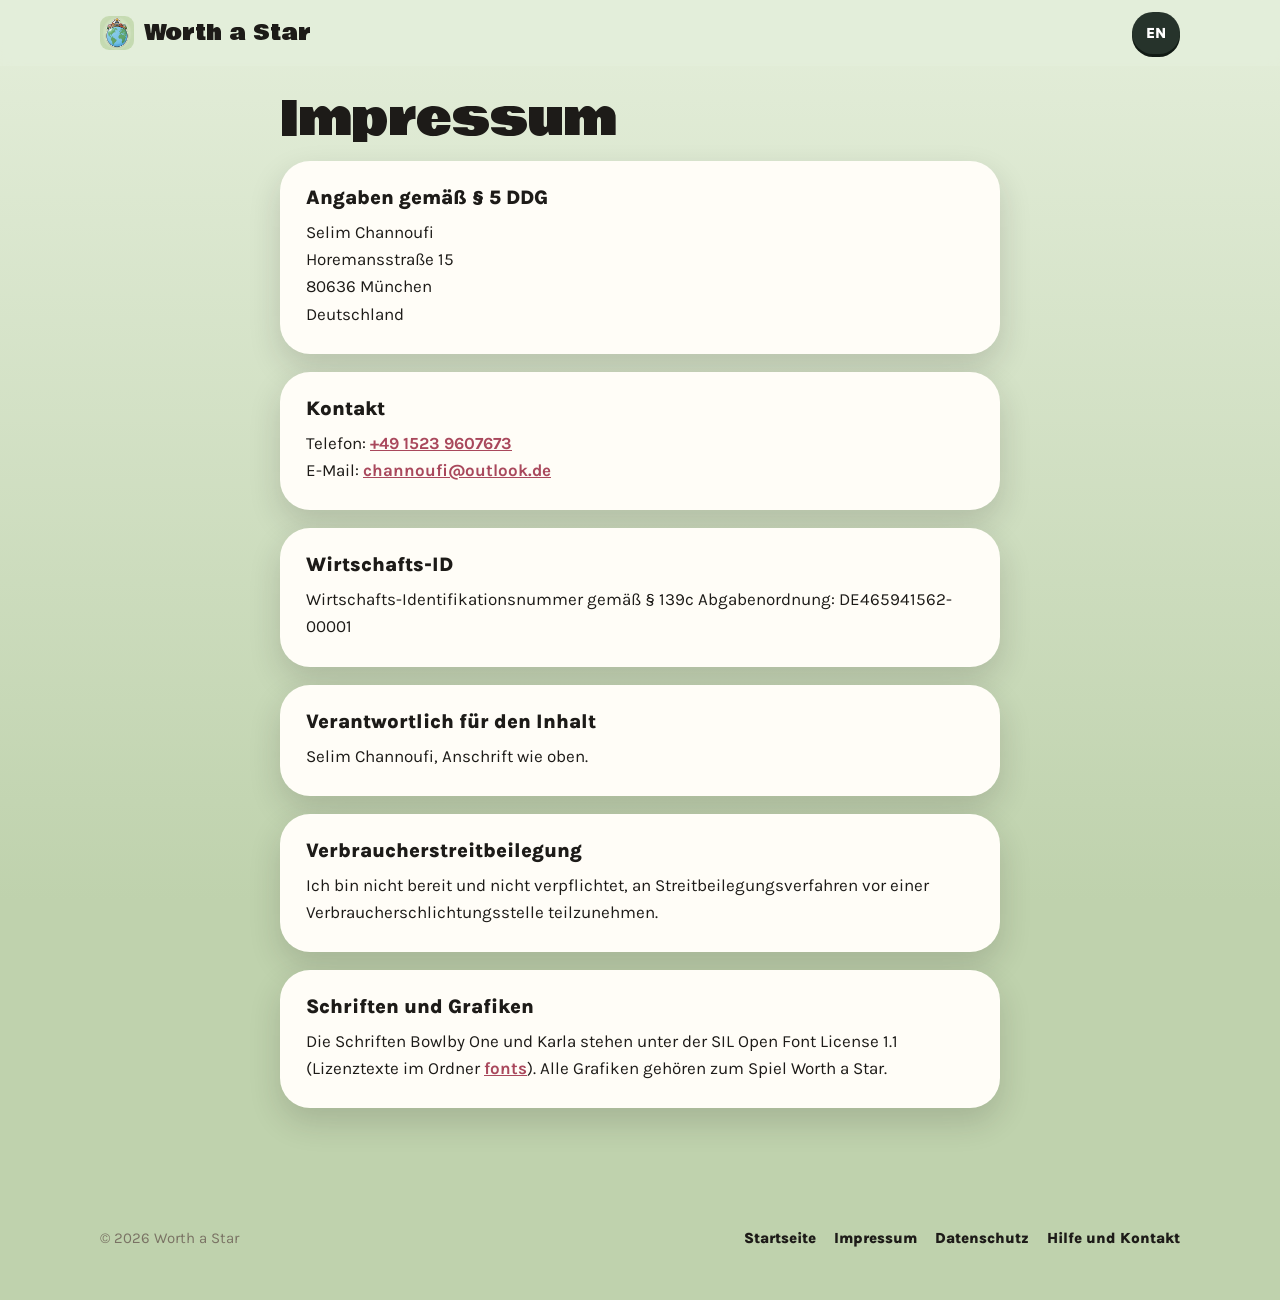
<file: impressum.html>
<!doctype html>
<html lang="de">
<head>
<meta charset="utf-8">
<meta name="viewport" content="width=device-width, initial-scale=1">
<title>Impressum · Worth a Star</title>
<meta name="robots" content="noindex">
<link rel="icon" href="img/logo/favicon-32.png" sizes="32x32" type="image/png">
<link rel="icon" href="img/logo/favicon-64.png" sizes="64x64" type="image/png">
<link rel="apple-touch-icon" href="img/logo/apple-touch-icon.png">
<link rel="stylesheet" href="style.css">
</head>
<body>
<header class="kopf">
  <div class="wrap">
    <a class="marke" href="index.html"><img src="img/logo/app-icon-128.png" alt="">Worth a Star</a>
    <nav class="nav"><a class="sprache" href="impressum-en.html" lang="en" hreflang="en">EN</a></nav>
  </div>
</header>
<main class="recht">
  <h1>Impressum</h1>

  <div class="karte">
    <h2>Angaben gemäß § 5 DDG</h2>
    <address>
      Selim Channoufi<br>
      Horemansstraße 15<br>
      80636 München<br>
      Deutschland
    </address>
  </div>

  <div class="karte">
    <h2>Kontakt</h2>
    <p>Telefon: <a href="tel:+4915239607673">+49 1523 9607673</a><br>
    E-Mail: <a href="mailto:channoufi@outlook.de">channoufi@outlook.de</a></p>
  </div>

  <div class="karte">
    <h2>Wirtschafts-ID</h2>
    <p>Wirtschafts-Identifikationsnummer gemäß § 139c Abgabenordnung: DE465941562-00001</p>
  </div>

  <div class="karte">
    <h2>Verantwortlich für den Inhalt</h2>
    <p>Selim Channoufi, Anschrift wie oben.</p>
  </div>

  <div class="karte">
    <h2>Verbraucherstreitbeilegung</h2>
    <p>Ich bin nicht bereit und nicht verpflichtet, an Streitbeilegungsverfahren vor einer Verbraucherschlichtungsstelle teilzunehmen.</p>
  </div>

  <div class="karte">
    <h2>Schriften und Grafiken</h2>
    <p>Die Schriften Bowlby One und Karla stehen unter der SIL Open Font License 1.1 (Lizenztexte im Ordner <a href="fonts/LICENSE-karla.txt">fonts</a>). Alle Grafiken gehören zum Spiel Worth a Star.</p>
  </div>
</main>
<footer class="fuss"><div class="wrap"><span>© 2026 Worth a Star</span><nav><a href="index.html">Startseite</a><a href="impressum.html">Impressum</a><a href="datenschutz.html">Datenschutz</a><a href="anleitung.html#hilfe">Hilfe und Kontakt</a></nav></div></footer>
</body>
</html>
</file>
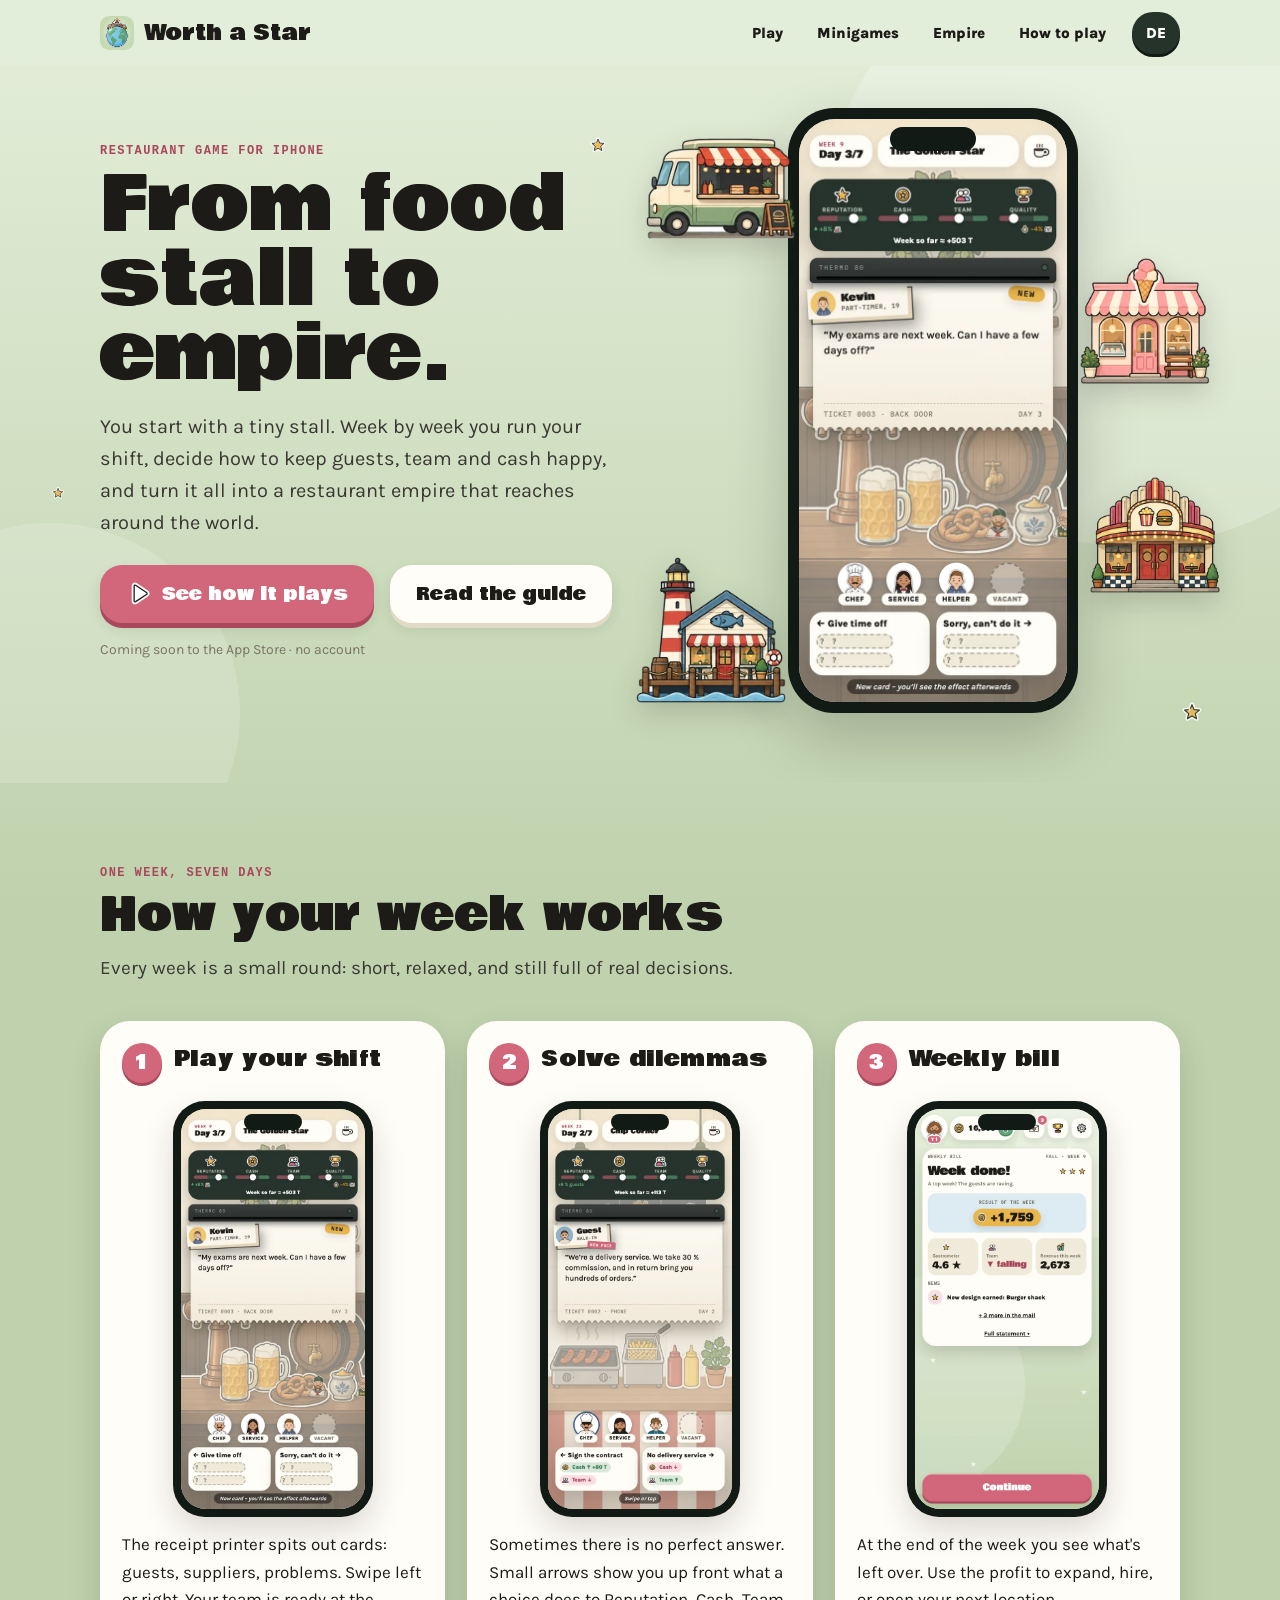
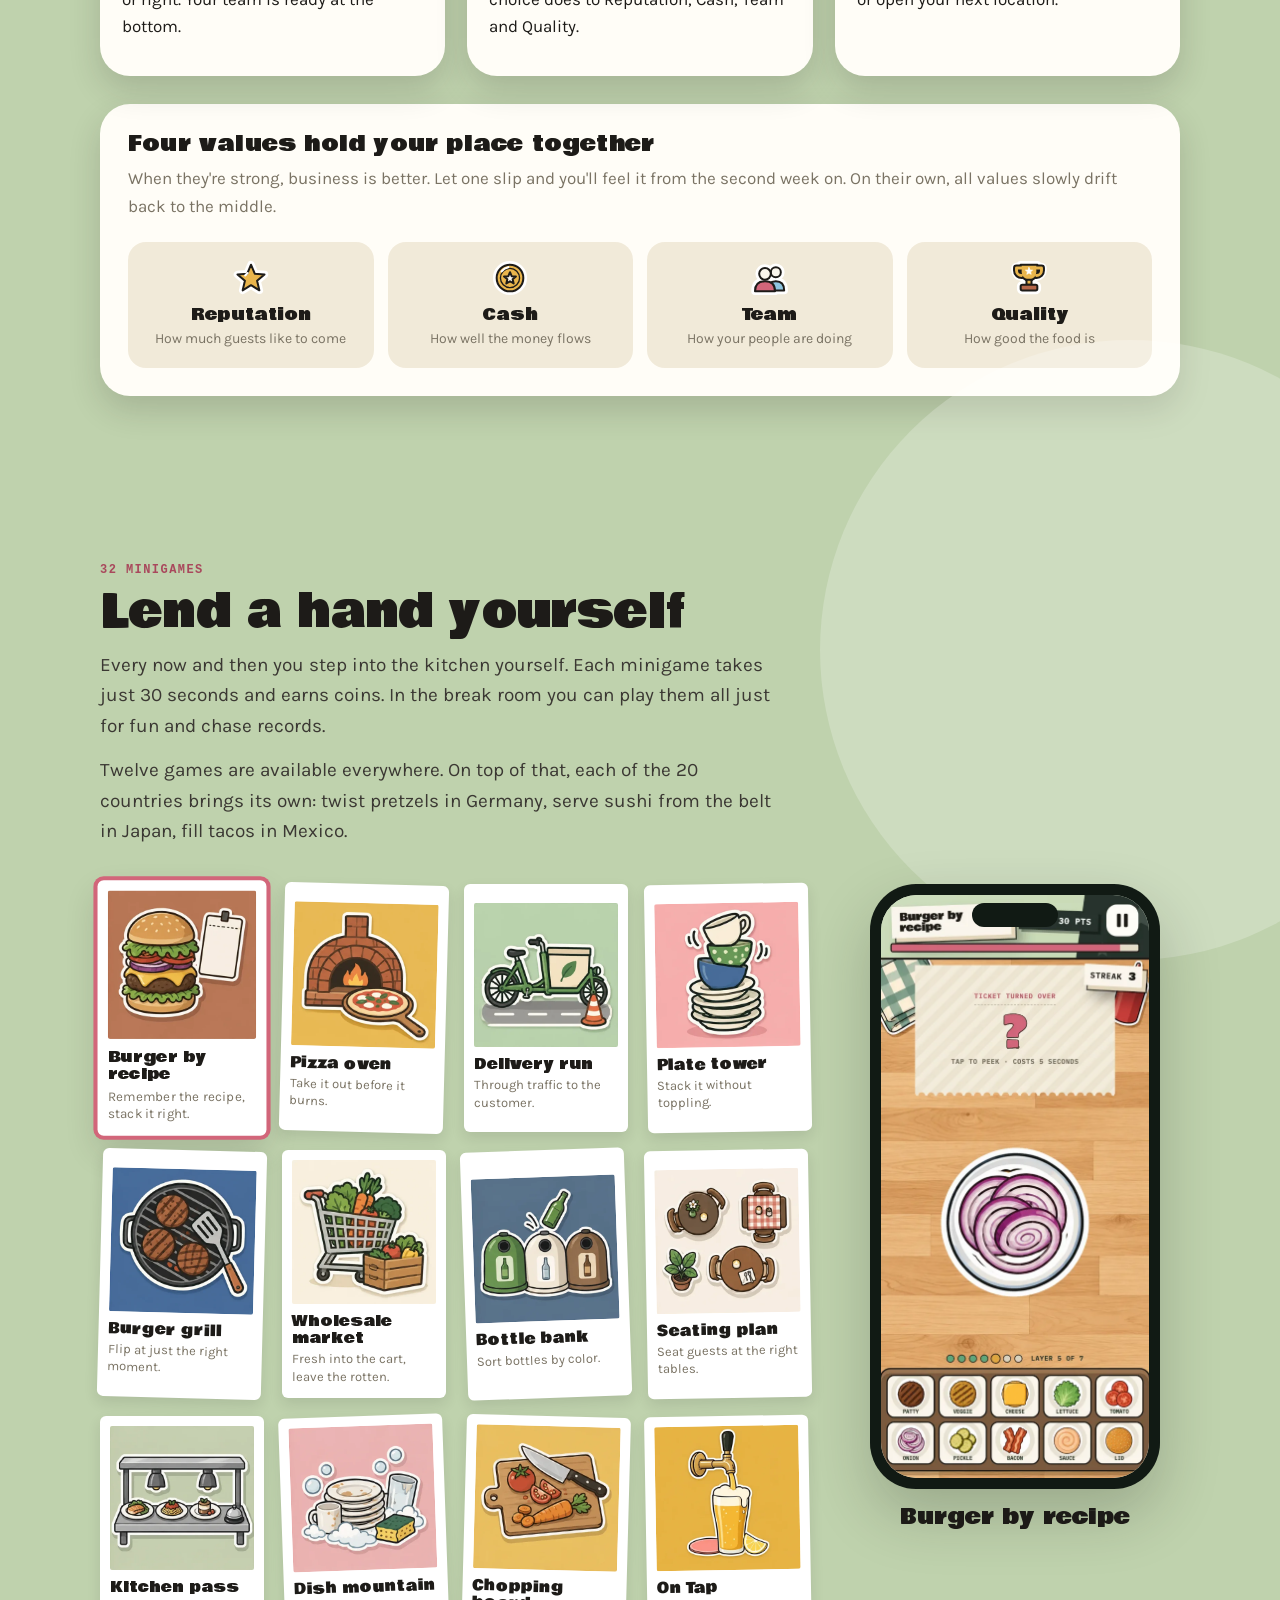
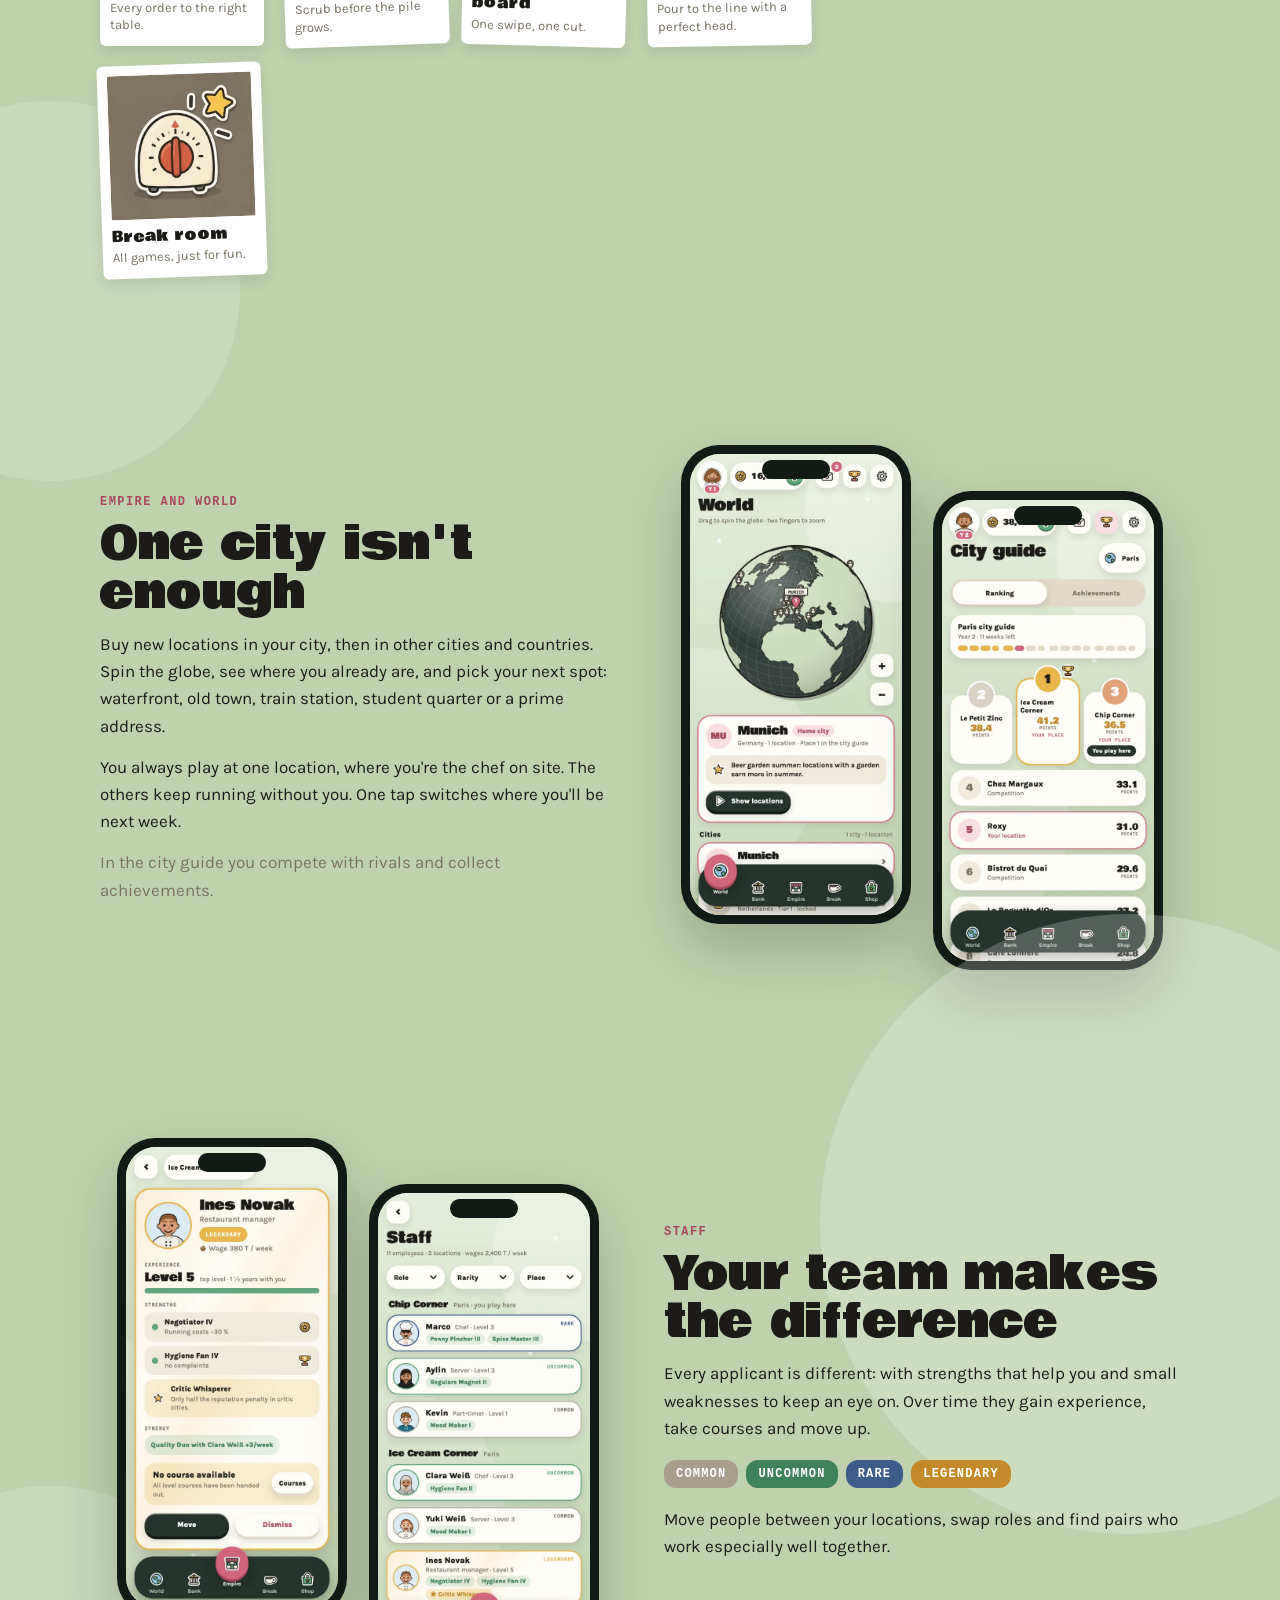
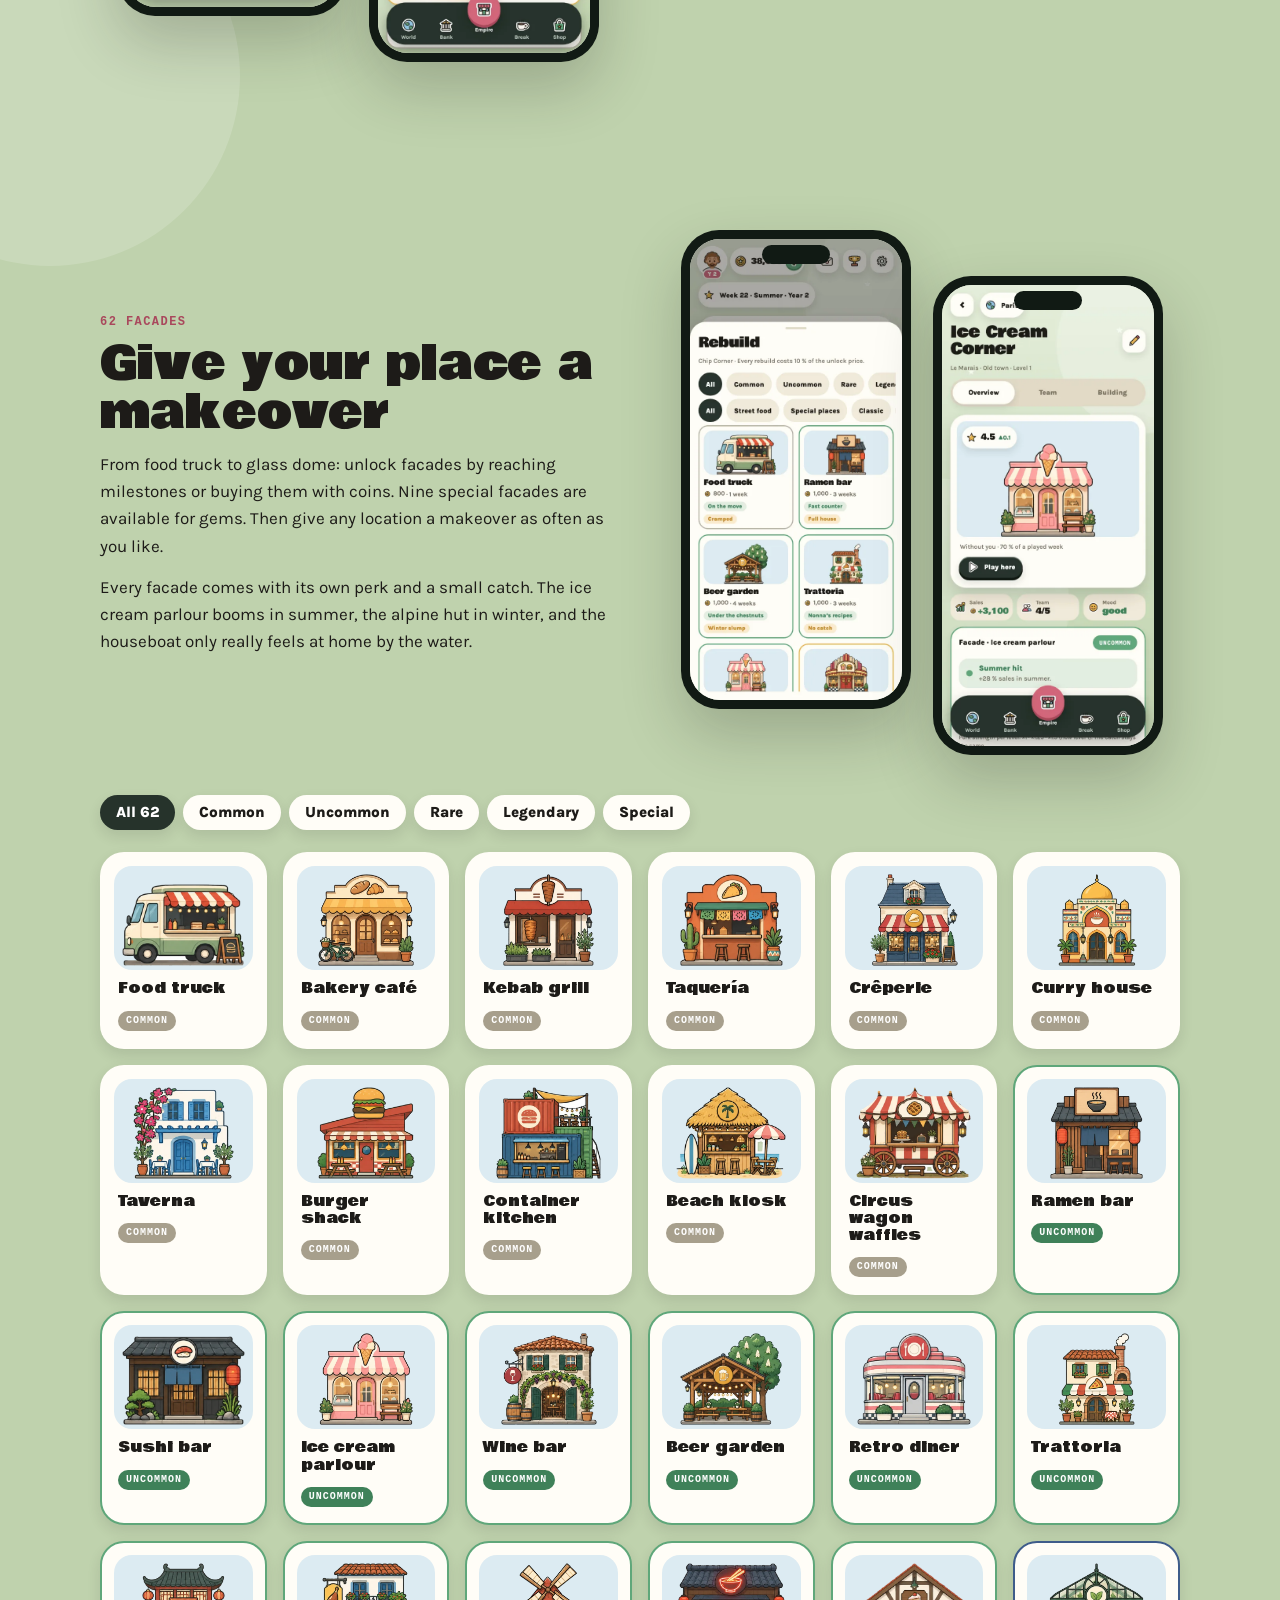
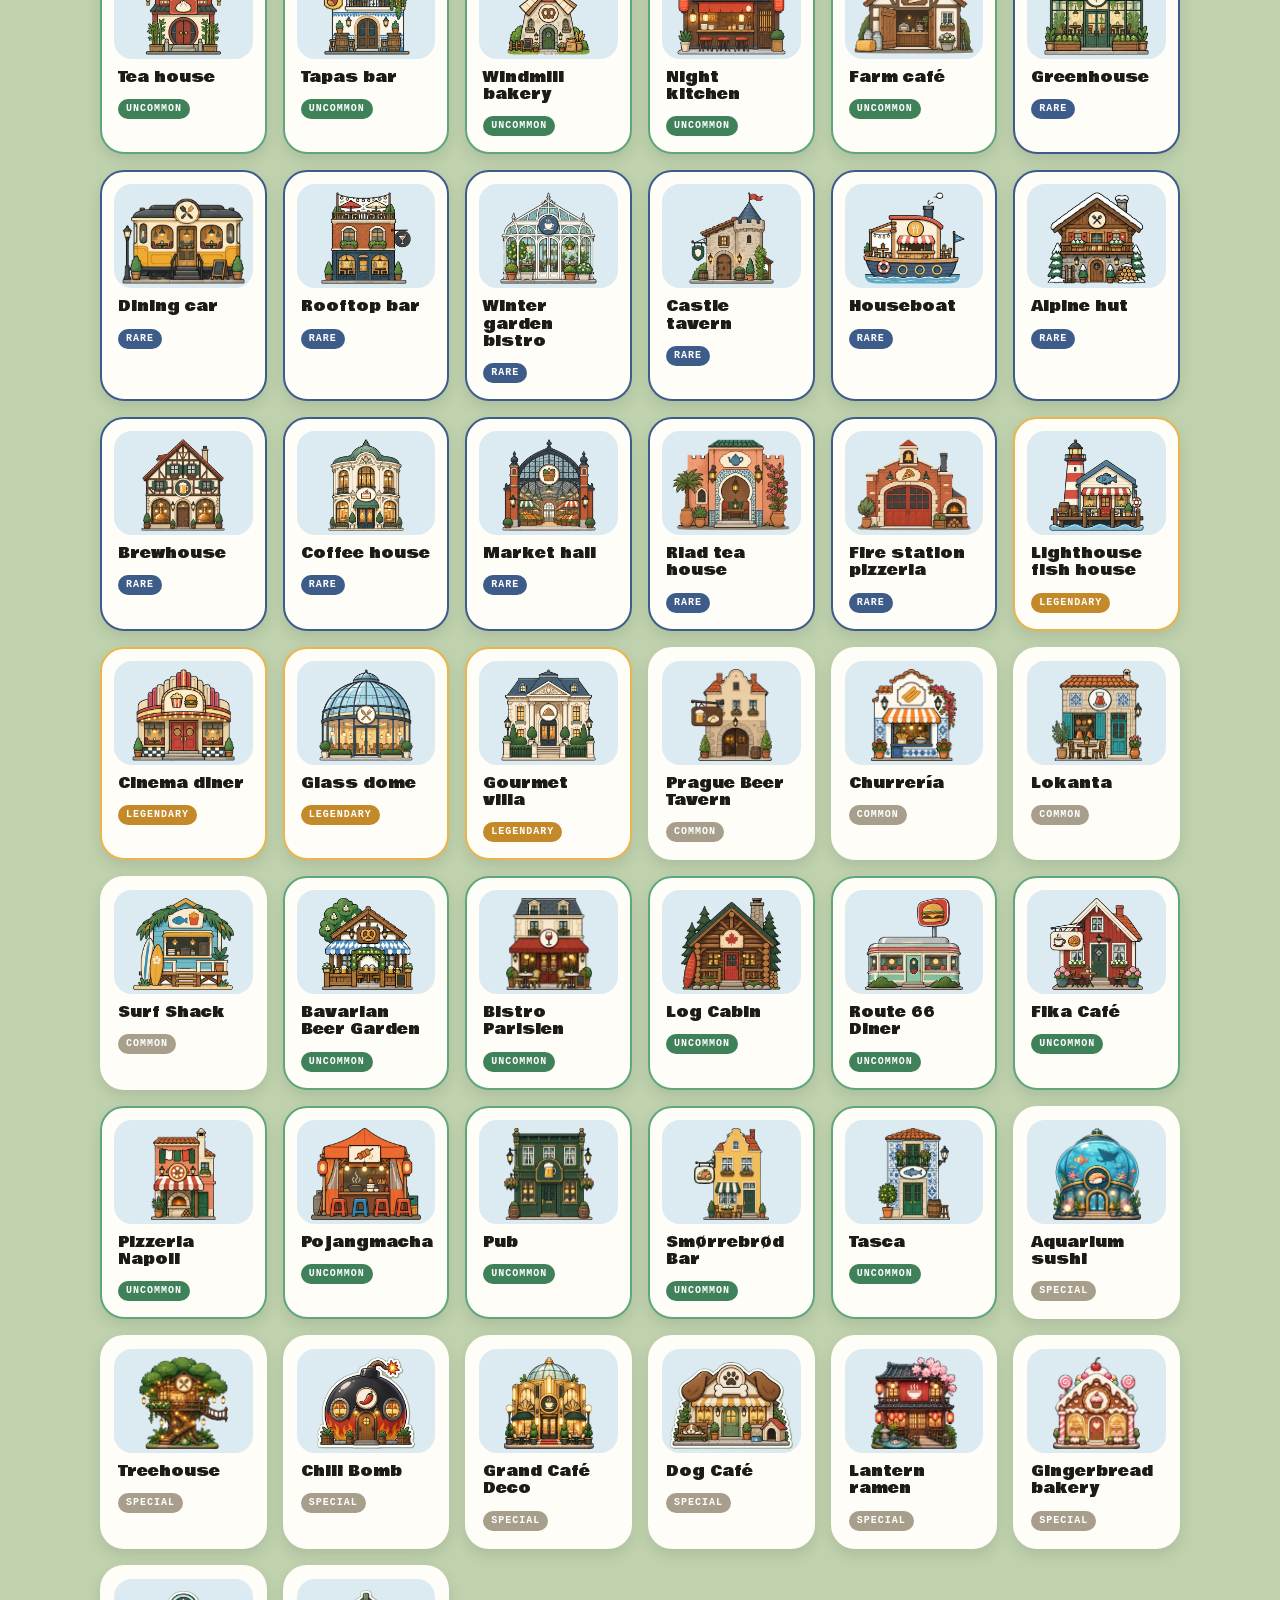
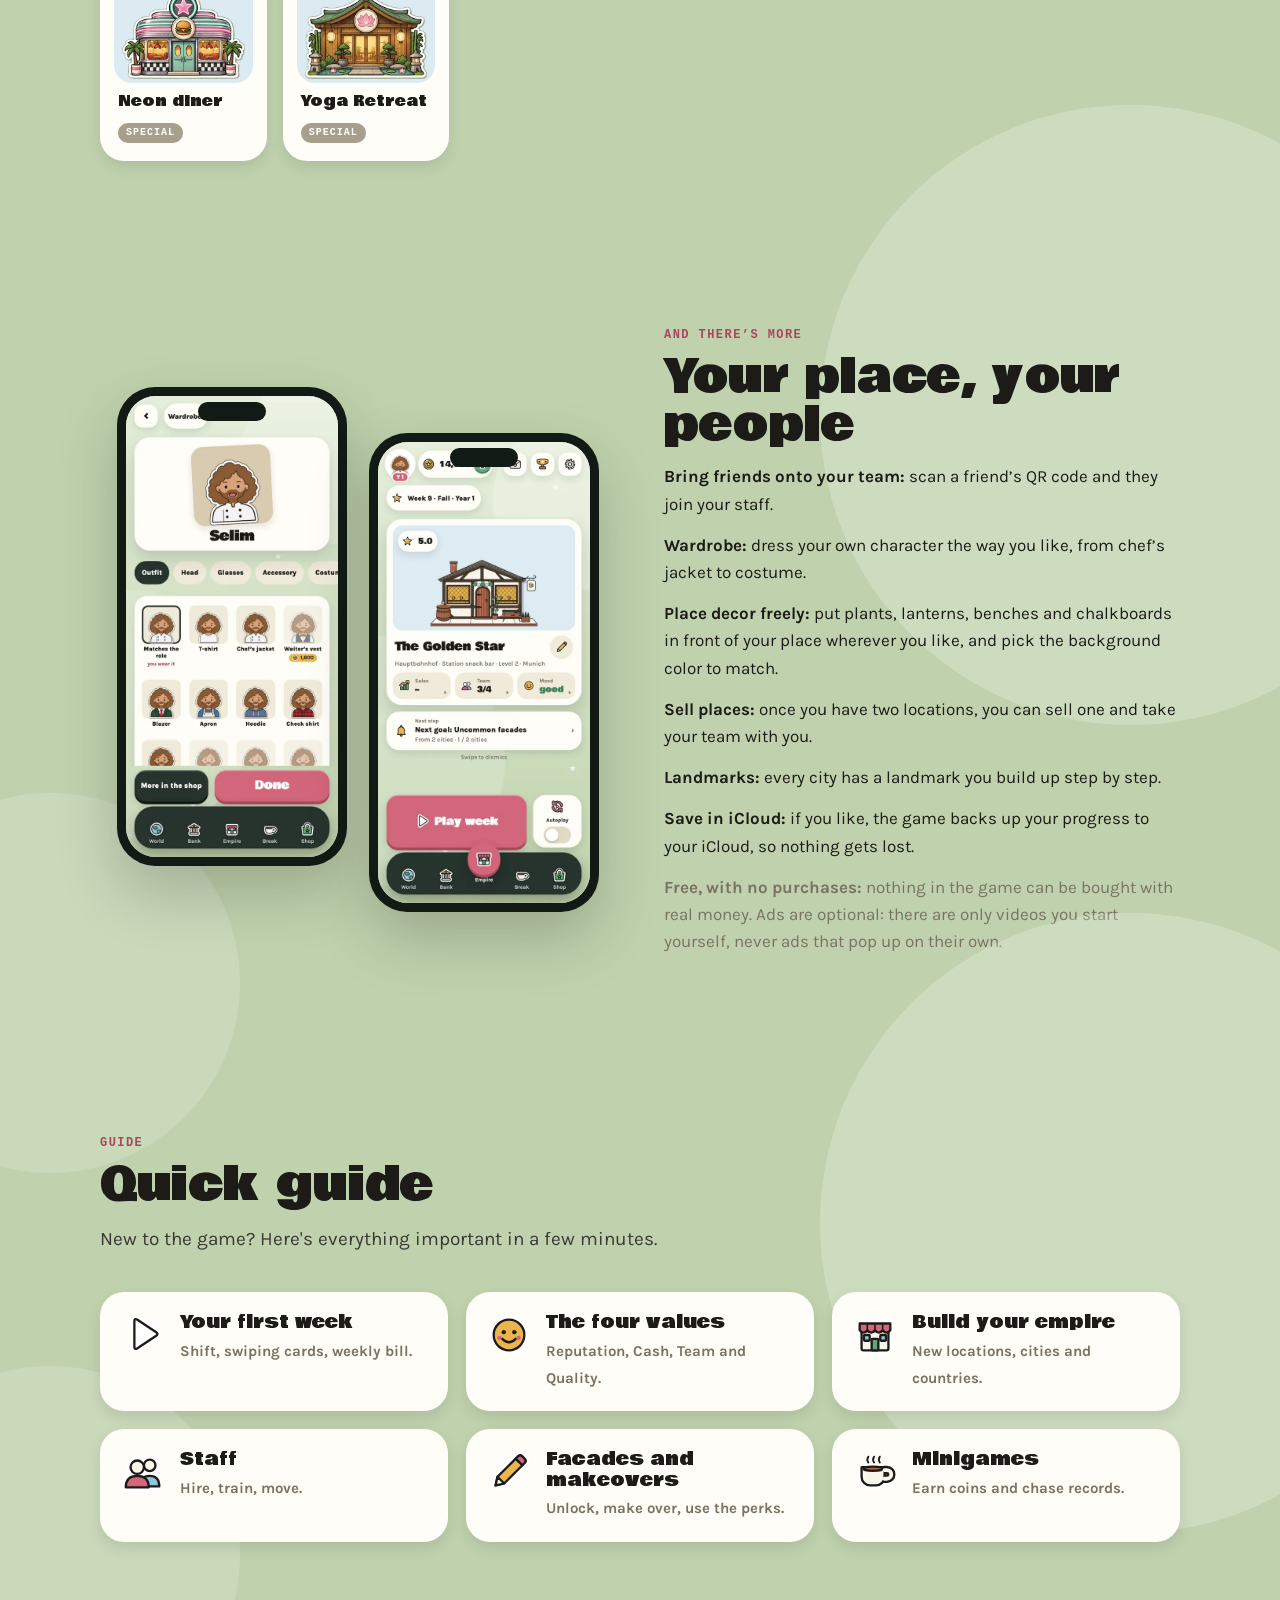
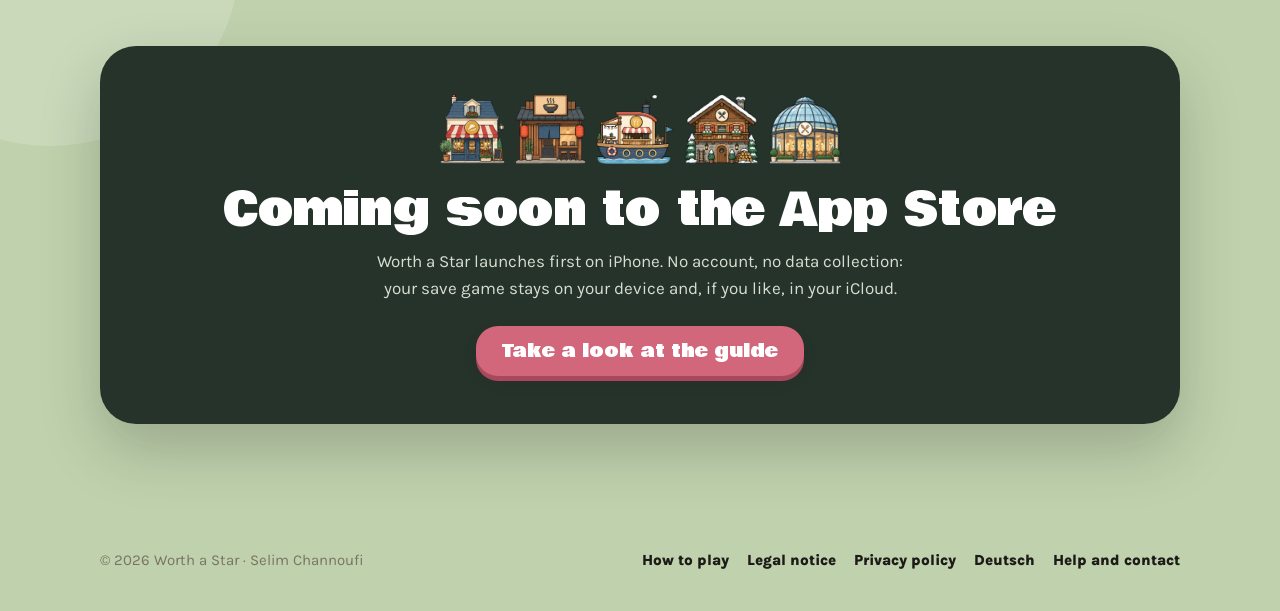
<file: index-en.html>
<!doctype html>
<html lang="en">
<head>
<meta charset="utf-8">
<meta name="viewport" content="width=device-width, initial-scale=1">
<title>Worth a Star · From food stall to empire</title>
<meta name="description" content="Worth a Star is a cozy restaurant game for iPhone: run your shifts, make decisions, play minigames and grow your restaurant empire from a food stall to all around the world.">
<meta property="og:title" content="Worth a Star · From food stall to empire">
<meta property="og:description" content="A cozy restaurant game for iPhone: shifts, minigames, staff, facades and an empire around the world.">
<meta property="og:image" content="img/gebaeude/laden-cafe.webp">
<meta name="theme-color" content="#E4EEDA">
<link rel="icon" href="img/logo/favicon-32.png" sizes="32x32" type="image/png">
<link rel="icon" href="img/logo/favicon-64.png" sizes="64x64" type="image/png">
<link rel="apple-touch-icon" href="img/logo/apple-touch-icon.png">
<link rel="stylesheet" href="style.css?v=2">
</head>
<body>

<header class="kopf">
  <div class="wrap">
    <a class="marke" href="#top"><img src="img/logo/app-icon-128.png" alt="">Worth a Star</a>
    <nav class="nav" aria-label="Main navigation">
      <a class="mehr" href="#woche">Play</a>
      <a class="mehr" href="#minispiele">Minigames</a>
      <a class="mehr" href="#imperium">Empire</a>
      <a href="anleitung-en.html">How to play</a>
      <a class="sprache" href="index.html" lang="de" hreflang="de">DE</a>
    </nav>
  </div>
</header>

<main id="top">

<!-- HERO -->
<section class="hero deko">
  <img class="stern" src="img/symbole/stern.svg" alt="" style="top:70px;left:46%">
  <img class="stern" src="img/symbole/stern.svg" alt="" style="top:420px;left:4%;width:14px">
  <img class="stern" src="img/symbole/stern.svg" alt="" style="bottom:60px;right:6%;width:22px">
  <div class="wrap">
    <div>
      <span class="etikett">Restaurant game for iPhone</span>
      <h1>From food stall to empire.</h1>
      <p class="unter">You start with a tiny stall. Week by week you run your shift, decide how to keep guests, team and cash happy, and turn it all into a restaurant empire that reaches around the world.</p>
      <div class="aktionen">
        <a class="knopf" href="#woche"><img src="img/symbole/weiter.svg" alt="">See how it plays</a>
        <a class="knopf hell" href="anleitung-en.html">Read the guide</a>
      </div>
      <p class="hinweis">Coming soon to the App Store · no account</p>
    </div>
    <div class="buehne">
      <div class="telefon" id="hero-telefon" aria-label="Pictures from the game">
        <div class="bild">
          <img src="img/screens/en/home.webp?v=3" alt="Home screen with café and locations">
          <img class="weg" src="img/screens/en/schicht.webp?v=3" alt="A shift with receipt printer and team" loading="lazy">
          <img class="weg" src="img/screens/en/welt.webp?v=3" alt="The globe with your cities" loading="lazy">
          <img class="weg" src="img/screens/en/pizzaofen.webp?v=3" alt="Minigame Pizza oven" loading="lazy">
          <img class="weg" src="img/screens/en/standort.webp?v=3" alt="A location with an ice cream parlour facade" loading="lazy">
        </div>
      </div>
      <img class="schwebe a" src="img/fassaden/foodtruck.webp" alt="">
      <img class="schwebe b" src="img/fassaden/eisdiele.webp" alt="">
      <img class="schwebe c" src="img/fassaden/leuchtturm-fischhaus.webp" alt="">
      <img class="schwebe d" src="img/fassaden/kino-diner.webp" alt="">
    </div>
  </div>
</section>

<!-- WOCHE -->
<section id="woche">
  <div class="wrap">
    <div class="kopfzeile">
      <span class="etikett">One week, seven days</span>
      <h2>How your week works</h2>
      <p>Every week is a small round: short, relaxed, and still full of real decisions.</p>
    </div>
    <div class="schritte">
      <div class="schritt">
        <div class="nr"><h3>Play your shift</h3></div>
        <div class="telefon mini"><div class="bild"><img src="img/screens/en/schicht.webp?v=3" alt="Shift with a card from the receipt printer" loading="lazy"></div></div>
        <p>The receipt printer spits out cards: guests, suppliers, problems. Swipe left or right. Your team is ready at the bottom.</p>
      </div>
      <div class="schritt">
        <div class="nr"><h3>Solve dilemmas</h3></div>
        <div class="telefon mini"><div class="bild"><img src="img/screens/en/zwickmuehle.webp?v=3" alt="Dilemma with two answers" loading="lazy"></div></div>
        <p>Sometimes there is no perfect answer. Small arrows show you up front what a choice does to Reputation, Cash, Team and Quality.</p>
      </div>
      <div class="schritt">
        <div class="nr"><h3>Weekly bill</h3></div>
        <div class="telefon mini"><div class="bild"><img src="img/screens/en/abrechnung.webp?v=3" alt="Weekly bill at the end of the week" loading="lazy"></div></div>
        <p>At the end of the week you see what's left over. Use the profit to expand, hire, or open your next location.</p>
      </div>
    </div>

    <div class="karte" style="margin-top:28px">
      <h3>Four values hold your place together</h3>
      <p class="leise" style="margin:0">When they're strong, business is better. Let one slip and you'll feel it from the second week on. On their own, all values slowly drift back to the middle.</p>
      <div class="werte">
        <div class="wert"><img src="img/symbole/stern.svg" alt=""><b>Reputation</b><span>How much guests like to come</span></div>
        <div class="wert"><img src="img/symbole/taler.svg" alt=""><b>Cash</b><span>How well the money flows</span></div>
        <div class="wert"><img src="img/symbole/team.svg" alt=""><b>Team</b><span>How your people are doing</span></div>
        <div class="wert"><img src="img/symbole/pokal.svg" alt=""><b>Quality</b><span>How good the food is</span></div>
      </div>
    </div>
  </div>
</section>

<!-- MINISPIELE -->
<section id="minispiele" class="deko">
  <div class="wrap">
    <div class="kopfzeile">
      <span class="etikett">32 minigames</span>
      <h2>Lend a hand yourself</h2>
      <p>Every now and then you step into the kitchen yourself. Each minigame takes just 30 seconds and earns coins. In the break room you can play them all just for fun and chase records.</p>
      <p>Twelve games are available everywhere. On top of that, each of the 20 countries brings its own: twist pretzels in Germany, serve sushi from the belt in Japan, fill tacos in Mexico.</p>
    </div>
    <div class="minis">
      <div class="polaroids" id="polaroids">
        <button class="polaroid" data-k="burger" aria-pressed="true"><img src="img/polaroids/burger.webp" alt="" loading="lazy"><b>Burger by recipe</b><span>Remember the recipe, stack it right.</span></button>
        <button class="polaroid" data-k="pizzaofen"><img src="img/polaroids/pizzaofen.webp" alt="" loading="lazy"><b>Pizza oven</b><span>Take it out before it burns.</span></button>
        <button class="polaroid" data-k="liefer"><img src="img/polaroids/liefer.webp" alt="" loading="lazy"><b>Delivery run</b><span>Through traffic to the customer.</span></button>
        <button class="polaroid" data-k="tellerturm"><img src="img/polaroids/tellerturm.webp" alt="" loading="lazy"><b>Plate tower</b><span>Stack it without toppling.</span></button>
        <button class="polaroid" data-k="grill"><img src="img/polaroids/grill.webp" alt="" loading="lazy"><b>Burger grill</b><span>Flip at just the right moment.</span></button>
        <button class="polaroid" data-k="grossmarkt"><img src="img/polaroids/grossmarkt.webp" alt="" loading="lazy"><b>Wholesale market</b><span>Fresh into the cart, leave the rotten.</span></button>
        <button class="polaroid" data-k="altglas"><img src="img/polaroids/altglas.webp" alt="" loading="lazy"><b>Bottle bank</b><span>Sort bottles by color.</span></button>
        <button class="polaroid" data-k="tischplan"><img src="img/polaroids/tischplan.webp" alt="" loading="lazy"><b>Seating plan</b><span>Seat guests at the right tables.</span></button>
        <button class="polaroid" data-k="pass"><img src="img/polaroids/pass.webp" alt="" loading="lazy"><b>Kitchen pass</b><span>Every order to the right table.</span></button>
        <button class="polaroid" data-k="spuelberg"><img src="img/polaroids/spuelberg.webp" alt="" loading="lazy"><b>Dish mountain</b><span>Scrub before the pile grows.</span></button>
        <button class="polaroid" data-k="schnippel"><img src="img/polaroids/schnippel.webp" alt="" loading="lazy"><b>Chopping board</b><span>One swipe, one cut.</span></button>
        <button class="polaroid" data-k="zapfhahn"><img src="img/polaroids/zapfhahn.webp" alt="" loading="lazy"><b>On Tap</b><span>Pour to the line with a perfect head.</span></button>
        <button class="polaroid" data-k="pausenraum"><img src="img/polaroids/bonus.webp" alt="" loading="lazy"><b>Break room</b><span>All games, just for fun.</span></button>
      </div>
      <div class="vorschau" aria-live="polite">
        <div class="telefon"><div class="bild"><img id="mini-bild" src="img/screens/en/burger.webp?v=3" alt="Minigame Burger by recipe"></div></div>
        <div class="titel" id="mini-titel">Burger by recipe</div>
      </div>
    </div>
  </div>
</section>

<!-- IMPERIUM -->
<section id="imperium">
  <div class="wrap zwei">
    <div>
      <span class="etikett">Empire and world</span>
      <h2>One city isn't enough</h2>
      <p>Buy new locations in your city, then in other cities and countries. Spin the globe, see where you already are, and pick your next spot: waterfront, old town, train station, student quarter or a prime address.</p>
      <p>You always play at one location, where you're the chef on site. The others keep running without you. One tap switches where you'll be next week.</p>
      <p class="leise">In the city guide you compete with rivals and collect achievements.</p>
    </div>
    <div class="telefone">
      <div class="telefon klein"><div class="bild"><img src="img/screens/en/welt.webp?v=3" alt="Globe with cities" loading="lazy"></div></div>
      <div class="telefon klein"><div class="bild"><img src="img/screens/en/stadtfuehrer.webp?v=3" alt="City guide with ranking" loading="lazy"></div></div>
    </div>
  </div>
</section>

<!-- PERSONAL -->
<section id="personal" class="deko">
  <div class="wrap zwei umgekehrt">
    <div>
      <span class="etikett">Staff</span>
      <h2>Your team makes the difference</h2>
      <p>Every applicant is different: with strengths that help you and small weaknesses to keep an eye on. Over time they gain experience, take courses and move up.</p>
      <div class="chips">
        <span class="chip" style="background:#A79F8C">Common</span>
        <span class="chip" style="background:var(--gruen-kante)">Uncommon</span>
        <span class="chip" style="background:var(--blau)">Rare</span>
        <span class="chip" style="background:var(--senf-kante)">Legendary</span>
      </div>
      <p>Move people between your locations, swap roles and find pairs who work especially well together.</p>
    </div>
    <div class="telefone">
      <div class="telefon klein"><div class="bild"><img src="img/screens/en/mitarbeiter.webp?v=3" alt="Staff card of a legendary restaurant manager" loading="lazy"></div></div>
      <div class="telefon klein"><div class="bild"><img src="img/screens/en/personal.webp?v=3" alt="Staff page with filters" loading="lazy"></div></div>
    </div>
  </div>
</section>

<!-- FASSADEN -->
<section id="fassaden">
  <div class="wrap">
    <div class="zwei" style="margin-bottom:40px">
      <div>
        <span class="etikett">62 facades</span>
        <h2>Give your place a makeover</h2>
        <p>From food truck to glass dome: unlock facades by reaching milestones or buying them with coins. Nine special facades are available for gems. Then give any location a makeover as often as you like.</p>
        <p>Every facade comes with its own perk and a small catch. The ice cream parlour booms in summer, the alpine hut in winter, and the houseboat only really feels at home by the water.</p>
      </div>
      <div class="telefone">
        <div class="telefon klein"><div class="bild"><img src="img/screens/en/umbau.webp?v=3" alt="Makeover sheet with facades" loading="lazy"></div></div>
        <div class="telefon klein"><div class="bild"><img src="img/screens/en/standort.webp?v=3" alt="Location with ice cream parlour facade" loading="lazy"></div></div>
      </div>
    </div>

    <div class="filter" role="group" aria-label="Filter by rarity">
      <button data-f="alle" aria-pressed="true">All 62</button>
      <button data-f="gewoehnlich" aria-pressed="false">Common</button>
      <button data-f="selten" aria-pressed="false">Uncommon</button>
      <button data-f="rar" aria-pressed="false">Rare</button>
      <button data-f="legendaer" aria-pressed="false">Legendary</button>
      <button data-f="special" aria-pressed="false">Special</button>
    </div>
    <div class="fassaden" id="fassaden-liste"></div>
  </div>
</section>

<!-- MEHR (WEB-2) -->
<section id="mehr" class="deko">
  <div class="wrap zwei umgekehrt">
    <div>
      <span class="etikett">And there’s more</span>
      <h2>Your place, your people</h2>
      <p><b>Bring friends onto your team:</b> scan a friend’s QR code and they join your staff.</p>
      <p><b>Wardrobe:</b> dress your own character the way you like, from chef’s jacket to costume.</p>
      <p><b>Place decor freely:</b> put plants, lanterns, benches and chalkboards in front of your place wherever you like, and pick the background color to match.</p>
      <p><b>Sell places:</b> once you have two locations, you can sell one and take your team with you.</p>
      <p><b>Landmarks:</b> every city has a landmark you build up step by step.</p>
      <p><b>Save in iCloud:</b> if you like, the game backs up your progress to your iCloud, so nothing gets lost.</p>
      <p class="leise"><b>Free, with no purchases:</b> nothing in the game can be bought with real money. Ads are optional: there are only videos you start yourself, never ads that pop up on their own.</p>
    </div>
    <div class="telefone">
      <div class="telefon klein"><div class="bild"><img src="img/screens/en/kleiderschrank.webp" alt="Wardrobe with your own character" loading="lazy"></div></div>
      <div class="telefon klein"><div class="bild"><img src="img/screens/en/home.webp?v=3" alt="Home screen with your place" loading="lazy"></div></div>
    </div>
  </div>
</section>

<!-- ANLEITUNGEN -->
<section id="tipps" class="deko">
  <div class="wrap">
    <div class="kopfzeile">
      <span class="etikett">Guide</span>
      <h2>Quick guide</h2>
      <p>New to the game? Here's everything important in a few minutes.</p>
    </div>
    <div class="anleitungen">
      <a href="anleitung-en.html#erste-woche"><img src="img/symbole/weiter.svg" alt=""><div><b>Your first week</b><span>Shift, swiping cards, weekly bill.</span></div></a>
      <a href="anleitung-en.html#werte"><img src="img/symbole/stimmung.svg" alt=""><div><b>The four values</b><span>Reputation, Cash, Team and Quality.</span></div></a>
      <a href="anleitung-en.html#imperium"><img src="img/symbole/imperium.svg" alt=""><div><b>Build your empire</b><span>New locations, cities and countries.</span></div></a>
      <a href="anleitung-en.html#personal"><img src="img/symbole/team.svg" alt=""><div><b>Staff</b><span>Hire, train, move.</span></div></a>
      <a href="anleitung-en.html#fassaden"><img src="img/symbole/stift.svg" alt=""><div><b>Facades and makeovers</b><span>Unlock, make over, use the perks.</span></div></a>
      <a href="anleitung-en.html#minispiele"><img src="img/symbole/pause.svg" alt=""><div><b>Minigames</b><span>Earn coins and chase records.</span></div></a>
    </div>
  </div>
</section>

<section style="padding-top:20px">
  <div class="wrap">
    <div class="band">
      <div class="fassreihe">
        <img src="img/fassaden/creperie.webp" alt="" loading="lazy">
        <img src="img/fassaden/ramen-bar.webp" alt="" loading="lazy">
        <img src="img/fassaden/hausboot.webp" alt="" loading="lazy">
        <img src="img/fassaden/almhuette.webp" alt="" loading="lazy">
        <img src="img/fassaden/glaskuppel.webp" alt="" loading="lazy">
      </div>
      <h2>Coming soon to the App Store</h2>
      <p>Worth a Star launches first on iPhone. No account, no data collection: your save game stays on your device and, if you like, in your iCloud.</p>
      <a class="knopf" href="anleitung-en.html">Take a look at the guide</a>
    </div>
  </div>
</section>

</main>

<footer class="fuss">
  <div class="wrap">
    <span>© 2026 Worth a Star · Selim Channoufi</span>
    <nav aria-label="Legal">
      <a href="anleitung-en.html">How to play</a>
      <a href="impressum-en.html">Legal notice</a>
      <a href="datenschutz-en.html">Privacy policy</a>
      <a href="index.html" lang="de">Deutsch</a>
      <a href="anleitung-en.html#hilfe">Help and contact</a>
    </nav>
  </div>
</footer>

<script>
/* Hero: Bilder im Telefon wechseln */
(function(){
  var imgs=[].slice.call(document.querySelectorAll('#hero-telefon img'));
  var reduce=window.matchMedia&&window.matchMedia('(prefers-reduced-motion: reduce)').matches;
  if(reduce||imgs.length<2)return;
  var i=0;
  setInterval(function(){imgs[i].classList.add('weg');i=(i+1)%imgs.length;imgs[i].classList.remove('weg');},3200);
})();

/* Minispiele: Polaroid antippen zeigt das Spiel im Telefon */
(function(){
  var bild=document.getElementById('mini-bild'),titel=document.getElementById('mini-titel');
  var knoepfe=[].slice.call(document.querySelectorAll('#polaroids .polaroid'));
  knoepfe.forEach(function(b){
    b.addEventListener('click',function(){
      knoepfe.forEach(function(x){x.setAttribute('aria-pressed','false')});
      b.setAttribute('aria-pressed','true');
      var name=b.querySelector('b').textContent;
      bild.src='img/screens/en/'+b.dataset.k+'.webp?v=3';
      bild.alt='Minigame '+name;
      titel.textContent=name;
      if(window.innerWidth<880)bild.closest('.vorschau').scrollIntoView({behavior:'smooth',block:'center'});
    });
  });
})();

/* Fassaden-Galerie */
(function(){
  var D=[
    ['foodtruck','Food truck','gewoehnlich'],['baeckerei-cafe','Bakery café','gewoehnlich'],['kebab-grill','Kebab grill','gewoehnlich'],['taqueria','Taquería','gewoehnlich'],
    ['creperie','Crêperie','gewoehnlich'],['curry-haus','Curry house','gewoehnlich'],['taverne','Taverna','gewoehnlich'],['burger-shack','Burger shack','gewoehnlich'],
    ['container-kueche','Container kitchen','gewoehnlich'],['strand-kiosk','Beach kiosk','gewoehnlich'],['zirkuswagen','Circus wagon waffles','gewoehnlich'],
    ['ramen-bar','Ramen bar','selten'],['sushi-bar','Sushi bar','selten'],['eisdiele','Ice cream parlour','selten'],['weinbar','Wine bar','selten'],['biergarten','Beer garden','selten'],
    ['retro-diner','Retro diner','selten'],['trattoria','Trattoria','selten'],['teehaus','Tea house','selten'],['tapas-bar','Tapas bar','selten'],
    ['windmuehlen-baeckerei','Windmill bakery','selten'],['nachtkueche','Night kitchen','selten'],['hofcafe','Farm café','selten'],
    ['gewaechshaus','Greenhouse','rar'],['speisewagen','Dining car','rar'],['rooftop-bar','Rooftop bar','rar'],['wintergarten-bistro','Winter garden bistro','rar'],
    ['burg-gaststaette','Castle tavern','rar'],['hausboot','Houseboat','rar'],['almhuette','Alpine hut','rar'],
    ['brauhaus','Brewhouse','rar'],['kaffeehaus','Coffee house','rar'],['markthalle','Market hall','rar'],
    ['riad-teestube','Riad tea house','rar'],['feuerwache-pizzeria','Fire station pizzeria','rar'],
    ['leuchtturm-fischhaus','Lighthouse fish house','legendaer'],['kino-diner','Cinema diner','legendaer'],['glaskuppel','Glass dome','legendaer'],['gourmet-villa','Gourmet villa','legendaer'],
    ['bierstube-prag','Prague Beer Tavern','gewoehnlich'],['churreria','Churrería','gewoehnlich'],['lokanta','Lokanta','gewoehnlich'],['surf-shack','Surf Shack','gewoehnlich'],['biergarten-bayern','Bavarian Beer Garden','selten'],['bistro-parisien','Bistro Parisien','selten'],['blockhuette','Log Cabin','selten'],['diner-route66','Route 66 Diner','selten'],['fika-cafe','Fika Café','selten'],['pizzeria-napoli','Pizzeria Napoli','selten'],['pojangmacha','Pojangmacha','selten'],['pub','Pub','selten'],['smorrebrod-bar','Smørrebrød Bar','selten'],['tasca','Tasca','selten'],['aquarium-sushi','Aquarium sushi','special'],['baumhaus','Treehouse','special'],['chili-bombe','Chili Bomb','special'],['grand-cafe-deco','Grand Café Deco','special'],['hundecafe','Dog Café','special'],['laternen-ramen','Lantern ramen','special'],['lebkuchen-baeckerei','Gingerbread bakery','special'],['neon-diner','Neon diner','special'],['yoga-retreat','Yoga Retreat','special']
  ];
  var N={gewoehnlich:'Common',selten:'Uncommon',rar:'Rare',legendaer:'Legendary',special:'Special'};
  var liste=document.getElementById('fassaden-liste');
  liste.innerHTML=D.map(function(d){
    return '<div class="fassade" data-s="'+d[2]+'"><div class="bildflaeche"><img src="img/fassaden/'+d[0]+'.webp" alt="Facade '+d[1]+'" loading="lazy"></div><b>'+d[1]+'</b><span class="selt">'+N[d[2]]+'</span></div>';
  }).join('');
  var fb=[].slice.call(document.querySelectorAll('.filter button'));
  fb.forEach(function(b){
    b.addEventListener('click',function(){
      fb.forEach(function(x){x.setAttribute('aria-pressed','false')});
      b.setAttribute('aria-pressed','true');
      [].forEach.call(liste.children,function(c){c.hidden=!(b.dataset.f==='alle'||c.dataset.s===b.dataset.f)});
    });
  });
})();
</script>
</body>
</html>
</file>
<file: style.css>
/* Worth a Star – Webseite. Farben, Schriften und Formen wie die Menüs im Spiel (CI Variante B).
   Schriften liegen lokal in fonts/ (SIL Open Font License). Es wird nichts von fremden Servern geladen. */
@font-face{font-family:'Bowlby One';font-weight:400;font-display:swap;src:url('fonts/bowlby-one-latin-400-normal.woff2') format('woff2')}
@font-face{font-family:'Karla';font-weight:400;font-display:swap;src:url('fonts/karla-latin-400-normal.woff2') format('woff2')}
@font-face{font-family:'Karla';font-weight:700;font-display:swap;src:url('fonts/karla-latin-700-normal.woff2') format('woff2')}
@font-face{font-family:'Karla';font-weight:800;font-display:swap;src:url('fonts/karla-latin-800-normal.woff2') format('woff2')}

:root{
  --bg-oben:#E4EEDA; --bg-unten:#BFD2AD;
  --karte:#FFFDF7; --kachel:#F1EAD9; --feld:#E2DAC6; --himmel:#DCEBF2;
  --rose:#D2667A; --rose-kante:#A9485C; --rose-hell:#F9DDE2;
  --senf:#E9B54C; --senf-kante:#C48A2A; --senf-hell:#FBEFD2;
  --gruen:#5FA77A; --gruen-kante:#3F8159; --gruen-hell:#DCEFE1;
  --blau:#3E5C8A;
  --dunkel:#26332B; --dunkel-kante:#111A14;
  --tinte:#1D1B18; --leise:#7A7364;
  --sh-karte:0 14px 32px rgba(29,27,24,.16);
  --sh-kachel:0 6px 14px rgba(29,27,24,.11);
  --sh-gross:0 26px 60px rgba(29,27,24,.22);
  --breit:1120px;
}
*{box-sizing:border-box}
html{background:var(--bg-unten);overflow-x:hidden;scroll-behavior:smooth;scroll-padding-top:84px}
@media (prefers-reduced-motion:reduce){html{scroll-behavior:auto}*{animation:none!important;transition:none!important}}
body{margin:0;background:linear-gradient(180deg,var(--bg-oben),var(--bg-unten)) fixed;color:var(--tinte);
  font:400 17px/1.6 Karla,system-ui,-apple-system,sans-serif;-webkit-text-size-adjust:100%;overflow-x:hidden}
img{max-width:100%;display:block}
a{color:var(--rose-kante);font-weight:700}
h1,h2,h3,.bowlby{font-family:'Bowlby One','Arial Black',sans-serif;font-weight:400;letter-spacing:.2px}
h1{font-size:clamp(40px,7vw,76px);line-height:.98;margin:0 0 18px}
h2{font-size:clamp(30px,4.4vw,46px);line-height:1.05;margin:0 0 14px}
h3{font-size:22px;line-height:1.15;margin:0 0 8px}
p{margin:0 0 14px}
.leise{color:var(--leise)}
.etikett{font:600 12px/1 'IBM Plex Mono',ui-monospace,Menlo,monospace;letter-spacing:.12em;text-transform:uppercase;color:var(--rose-kante);margin:0 0 12px;display:block}
.wrap{max-width:var(--breit);margin:0 auto;padding:0 20px}

/* Kopfleiste */
.kopf{position:sticky;top:0;z-index:20;padding:12px 0;background:rgba(228,238,218,.86);backdrop-filter:blur(10px);-webkit-backdrop-filter:blur(10px)}
.kopf .wrap{display:flex;align-items:center;justify-content:space-between;gap:16px}
.marke{display:flex;align-items:center;gap:10px;font:400 21px/1 'Bowlby One','Arial Black',sans-serif;color:var(--tinte);text-decoration:none;white-space:nowrap}
.marke img{width:34px;height:34px;border-radius:9px}
.nav{display:flex;gap:6px;align-items:center}
.nav a{color:var(--tinte);text-decoration:none;font-weight:800;font-size:15px;padding:9px 14px;border-radius:22px}
.nav a:hover{background:var(--karte)}
.nav a.sprache{background:var(--dunkel);color:#fff;margin-left:6px;padding:9px 14px;box-shadow:0 3px 0 var(--dunkel-kante)}
.nav a.sprache:hover{background:var(--dunkel)}
.nav a.aktiv{background:var(--karte);box-shadow:var(--sh-kachel)}
@media (max-width:760px){.nav a.mehr{display:none}}
@media (max-width:420px){.kopf .wrap{gap:8px}.marke{font-size:17px;gap:7px}.marke img{width:28px;height:28px}.nav{gap:2px}.nav a{padding:8px 9px;font-size:14px}.nav a.sprache{margin-left:2px;padding:8px 10px}}

/* Knöpfe mit 3D-Kante wie im Spiel */
.knopf{display:inline-flex;align-items:center;gap:10px;font:400 18px/1 'Bowlby One','Arial Black',sans-serif;text-decoration:none;
  padding:16px 26px;border-radius:22px;color:#fff;background:var(--rose);box-shadow:0 5px 0 var(--rose-kante),var(--sh-kachel);
  transition:transform .12s ease,box-shadow .12s ease;border:0;cursor:pointer}
.knopf:hover{transform:translateY(-2px);box-shadow:0 7px 0 var(--rose-kante),var(--sh-karte)}
.knopf:active{transform:translateY(4px);box-shadow:0 1px 0 var(--rose-kante)}
.knopf img{width:26px;height:26px}
.knopf.dunkel{background:var(--dunkel);box-shadow:0 5px 0 var(--dunkel-kante),var(--sh-kachel)}
.knopf.dunkel:hover{box-shadow:0 7px 0 var(--dunkel-kante),var(--sh-karte)}
.knopf.hell{background:var(--karte);color:var(--tinte);box-shadow:0 5px 0 var(--feld),var(--sh-kachel)}
.knopf.klein{font-size:15px;padding:12px 18px;border-radius:18px}

/* Hintergrund-Deko wie im Spiel: helle Kreise und kleine Sterne */
.deko{position:relative;isolation:isolate;overflow-x:clip}
.deko::before,.deko::after{content:"";position:absolute;border-radius:50%;background:#fff;z-index:-1;pointer-events:none}
.deko::before{width:620px;height:620px;opacity:.22;top:-140px;right:-160px}
.deko::after{width:380px;height:380px;opacity:.16;bottom:-120px;left:-140px}
.stern{position:absolute;width:18px;opacity:.85;z-index:-1;pointer-events:none}

/* Hero */
.hero{padding:42px 0 70px;overflow:hidden}
.hero .wrap{display:grid;grid-template-columns:1.05fr .95fr;gap:40px;align-items:center}
.hero p.unter{font-size:20px;max-width:520px;color:#3b3833}
.hero .aktionen{display:flex;flex-wrap:wrap;gap:16px;margin-top:26px}
.hero .hinweis{margin-top:16px;font-size:14px;color:var(--leise)}
.buehne{position:relative;min-height:600px}
.buehne .telefon{position:relative;margin:0 auto;z-index:2}
.schwebe{position:absolute;z-index:3;filter:drop-shadow(0 10px 14px rgba(29,27,24,.18));animation:schweben 6s ease-in-out infinite}
.schwebe.a{width:150px;left:-40px;top:30px;animation-delay:-1s}
.schwebe.b{width:130px;right:-30px;top:150px;animation-delay:-3s}
.schwebe.c{width:150px;left:-50px;bottom:10px;animation-delay:-2s}
.schwebe.d{width:130px;right:-40px;bottom:120px;animation-delay:-4s}
@keyframes schweben{0%,100%{transform:translateY(0) rotate(-2deg)}50%{transform:translateY(-12px) rotate(2deg)}}
@media (max-width:880px){
  .hero .wrap{grid-template-columns:1fr}
  .schwebe.a,.schwebe.b,.schwebe.c,.schwebe.d{display:none}
  .schwebe.a,.schwebe.d{display:block}
  .buehne{min-height:520px}
  .schwebe.a,.schwebe.c{left:0}.schwebe.b,.schwebe.d{right:0}
  .schwebe{width:110px!important}
}

/* Telefon-Rahmen */
.telefon{width:290px;background:#111A14;border-radius:46px;padding:11px;box-shadow:var(--sh-gross);position:relative}
.telefon::after{content:"";position:absolute;top:19px;left:50%;transform:translateX(-50%);width:86px;height:24px;background:#111A14;border-radius:14px;z-index:2}
.telefon .bild{width:100%;aspect-ratio:804/1748;border-radius:36px;overflow:hidden;position:relative;background:var(--bg-oben)}
.telefon .bild img{position:absolute;inset:0;width:100%;height:100%;object-fit:cover;object-position:top;transition:opacity .7s ease}
.telefon .bild img.weg{opacity:0}
.telefon.klein{width:230px;border-radius:38px;padding:9px}
.telefon.klein .bild{border-radius:30px}
.telefon.klein::after{top:15px;width:68px;height:19px}

/* Abschnitte */
section{padding:84px 0;position:relative}
.kopfzeile{max-width:680px;margin-bottom:38px}
.kopfzeile p{font-size:19px;color:#3b3833}
.karte{background:var(--karte);border-radius:30px;box-shadow:var(--sh-karte);padding:28px}
.kachel{background:var(--kachel);border-radius:18px;padding:18px}
.zwei{display:grid;grid-template-columns:1fr 1fr;gap:48px;align-items:center}
.zwei.umgekehrt>:first-child{order:2}
@media (max-width:880px){.zwei{grid-template-columns:1fr;gap:32px}.zwei.umgekehrt>:first-child{order:0}}
.telefone{display:flex;gap:22px;justify-content:center;align-items:flex-start}
.telefone .telefon:nth-child(2){margin-top:46px}
@media (max-width:560px){.telefone .telefon.klein{width:46%}.telefone .telefon.klein .bild{border-radius:22px}.telefone .telefon.klein{border-radius:28px;padding:7px}.telefone .telefon.klein::after{display:none}}

/* Woche in drei Schritten */
.schritte{display:grid;grid-template-columns:repeat(3,1fr);gap:22px;counter-reset:s}
.schritt{background:var(--karte);border-radius:30px;box-shadow:var(--sh-karte);padding:22px;display:flex;flex-direction:column;gap:14px}
.schritt .nr{counter-increment:s;display:flex;align-items:center;gap:12px}
.schritt .nr::before{content:counter(s);display:grid;place-items:center;width:40px;height:40px;border-radius:50%;background:var(--rose);color:#fff;font:400 20px/1 'Bowlby One',sans-serif;box-shadow:0 3px 0 var(--rose-kante)}
.telefon.mini{width:200px;border-radius:32px;padding:8px;margin:4px auto 0;box-shadow:var(--sh-karte)}
.telefon.mini .bild{border-radius:25px}
.telefon.mini::after{top:13px;width:58px;height:16px}
@media (max-width:880px){.schritte{grid-template-columns:1fr}}

/* Werte */
.werte{display:grid;grid-template-columns:repeat(4,1fr);gap:14px;margin-top:22px}
.wert{background:var(--kachel);border-radius:18px;padding:16px;text-align:center}
.wert img{width:40px;height:40px;margin:0 auto 8px}
.wert b{display:block;font:400 17px/1.1 'Bowlby One',sans-serif}
.wert span{font-size:14px;color:var(--leise)}
@media (max-width:560px){.werte{grid-template-columns:repeat(2,1fr)}}

/* Minispiele */
.minis{display:grid;grid-template-columns:1fr 330px;gap:40px;align-items:start}
.polaroids{display:grid;grid-template-columns:repeat(auto-fill,minmax(150px,1fr));gap:18px}
.polaroid{background:#fff;padding:10px 10px 12px;border-radius:6px;box-shadow:var(--sh-kachel);cursor:pointer;border:0;text-align:left;font:inherit;color:inherit;
  transform:rotate(var(--r,0deg));transition:transform .18s ease,box-shadow .18s ease}
.polaroid:nth-child(3n+1){--r:-2deg}.polaroid:nth-child(3n+2){--r:1.5deg}.polaroid:nth-child(4n){--r:-1deg}
.polaroid:hover,.polaroid:focus-visible{transform:rotate(0) translateY(-4px) scale(1.03);box-shadow:var(--sh-karte);outline:none}
.polaroid[aria-pressed="true"]{box-shadow:0 0 0 4px var(--rose),var(--sh-karte);transform:rotate(0) scale(1.03)}
.polaroid img{aspect-ratio:1;object-fit:cover;border-radius:2px}
.polaroid b{display:block;font:400 15px/1.15 'Bowlby One',sans-serif;margin-top:9px}
.polaroid span{display:block;font-size:13px;line-height:1.35;color:var(--leise);margin-top:3px}
.minis .vorschau{position:sticky;top:100px;display:flex;flex-direction:column;align-items:center;gap:16px}
.minis .vorschau .titel{font:400 22px/1.1 'Bowlby One',sans-serif;text-align:center}
@media (max-width:880px){.minis{grid-template-columns:1fr}.minis .vorschau{position:static;order:-1}}

/* Fassaden */
.filter{display:flex;flex-wrap:wrap;gap:8px;margin-bottom:22px}
.filter button{font:800 15px/1 Karla,sans-serif;border:0;border-radius:20px;padding:10px 16px;background:var(--karte);color:var(--tinte);cursor:pointer;box-shadow:var(--sh-kachel)}
.filter button[aria-pressed="true"]{background:var(--dunkel);color:#fff}
.fassaden{display:grid;grid-template-columns:repeat(auto-fill,minmax(160px,1fr));gap:16px}
.fassade{background:var(--karte);border-radius:24px;box-shadow:var(--sh-kachel);padding:12px;border:2px solid transparent}
.fassade .bildflaeche{background:var(--himmel);border-radius:18px;aspect-ratio:4/3;display:flex;align-items:flex-end;justify-content:center;padding:8px 8px 4px}
.fassade .bildflaeche img{max-height:100%;width:auto;object-fit:contain}
.fassade b{display:block;font:400 15px/1.15 'Bowlby One',sans-serif;margin:10px 4px 6px}
.selt{display:inline-block;font:600 10px/1 'IBM Plex Mono',ui-monospace,monospace;letter-spacing:.1em;text-transform:uppercase;border-radius:10px;padding:5px 8px;margin:0 4px 4px;color:#fff;background:#A79F8C}
.fassade[data-s="selten"]{border-color:var(--gruen)} .fassade[data-s="selten"] .selt{background:var(--gruen-kante)}
.fassade[data-s="rar"]{border-color:var(--blau)} .fassade[data-s="rar"] .selt{background:var(--blau)}
.fassade[data-s="legendaer"]{border-color:var(--senf)} .fassade[data-s="legendaer"] .selt{background:var(--senf-kante)}
.fassade[hidden]{display:none}

/* Personal */
.chips{display:flex;flex-wrap:wrap;gap:8px;margin:18px 0}
.chip{font:600 12px/1 'IBM Plex Mono',ui-monospace,monospace;letter-spacing:.1em;text-transform:uppercase;border-radius:12px;padding:8px 12px;color:#fff}

/* Anleitungs-Karten */
.anleitungen{display:grid;grid-template-columns:repeat(3,1fr);gap:18px}
@media (max-width:880px){.anleitungen{grid-template-columns:1fr 1fr}}
@media (max-width:560px){.anleitungen{grid-template-columns:1fr}}
.anleitungen a{display:flex;gap:14px;align-items:flex-start;background:var(--karte);border-radius:24px;padding:20px;box-shadow:var(--sh-kachel);color:var(--tinte);text-decoration:none;transition:transform .15s ease,box-shadow .15s ease}
.anleitungen a:hover{transform:translateY(-3px);box-shadow:var(--sh-karte)}
.anleitungen img{width:46px;height:46px;flex:none}
.anleitungen b{display:block;font:400 18px/1.15 'Bowlby One',sans-serif;margin-bottom:4px}
.anleitungen span{font-size:15px;color:var(--leise);line-height:1.45}

/* Abschluss-Band */
.band{background:var(--dunkel);color:#fff;border-radius:36px;padding:48px 36px;text-align:center;box-shadow:var(--sh-gross);position:relative;overflow:hidden}
.band h2{color:#fff}
.band p{color:#D6DED0;max-width:560px;margin:0 auto 24px}
.band .fassreihe{display:flex;justify-content:center;gap:10px;margin-bottom:22px;flex-wrap:wrap}
.band .fassreihe img{height:70px;width:auto}

/* Anleitung (Unterseite) */
.inhalt{display:grid;grid-template-columns:240px 1fr;gap:40px;align-items:start}
.toc{position:sticky;top:96px;background:var(--karte);border-radius:24px;padding:18px;box-shadow:var(--sh-kachel)}
.toc a{display:block;color:var(--tinte);text-decoration:none;font-weight:800;font-size:15px;padding:8px 10px;border-radius:12px}
.toc a:hover{background:var(--kachel)}
.kapitel{background:var(--karte);border-radius:30px;box-shadow:var(--sh-karte);padding:30px;margin-bottom:24px;display:grid;grid-template-columns:1fr 200px;gap:28px;align-items:start}
.kapitel.ohnebild{grid-template-columns:1fr}
.kapitel h2{font-size:30px;display:flex;align-items:center;gap:12px}
.kapitel h2 img{width:42px;height:42px}
.kapitel ol,.kapitel ul{padding-left:22px;margin:0 0 14px}
.kapitel li{margin-bottom:8px}
.tipp{background:var(--senf-hell);border-radius:16px;padding:12px 16px;font-size:15.5px;margin-top:6px}
.tipp b{color:#8A5F12}
.kapitel .telefon{width:200px;border-radius:32px;padding:8px}
.kapitel .telefon .bild{border-radius:25px}
.kapitel .telefon::after{top:13px;width:58px;height:16px}
@media (max-width:880px){.inhalt{grid-template-columns:1fr}.toc{position:static}.kapitel{grid-template-columns:1fr}.kapitel .telefon{margin:0 auto}}
.inhalt>*,.kapitel>*{min-width:0}
@media (max-width:420px){.kapitel{padding:22px 20px}.kapitel h2{font-size:25px;overflow-wrap:anywhere}}

/* Rechtstexte */
.recht{max-width:760px;margin:0 auto;padding:30px 20px 60px}
.recht .karte{margin-bottom:18px;padding:24px 26px 12px}
.recht h1{font-size:clamp(34px,6vw,48px)}
.recht h2{font:800 20px/1.3 Karla,system-ui,sans-serif;margin:0 0 8px;letter-spacing:0}
.recht ul{padding-left:20px;margin:0 0 14px}
.recht li{margin-bottom:6px}
.recht address{font-style:normal;margin-bottom:14px}
.recht h3{font:800 17px/1.3 Karla,system-ui,sans-serif;margin:16px 0 6px;letter-spacing:0}
.recht .tipp{margin:0 0 14px}
.recht a{overflow-wrap:anywhere;-webkit-hyphens:none;hyphens:none}
.recht a[href^="mailto:"],.recht a[href^="tel:"]{white-space:nowrap}
.recht h2,.recht h3,.recht p,.recht li{overflow-wrap:break-word;-webkit-hyphens:auto;hyphens:auto}

/* Fuß */
footer.fuss{padding:40px 0 50px;color:var(--leise);font-size:15px}
footer.fuss .wrap{display:flex;flex-wrap:wrap;gap:14px 26px;justify-content:space-between;align-items:center}
footer.fuss nav{display:flex;flex-wrap:wrap;gap:6px 18px}
footer.fuss a{color:var(--tinte);text-decoration:none;font-weight:800}
footer.fuss a:hover{text-decoration:underline}
</file>
